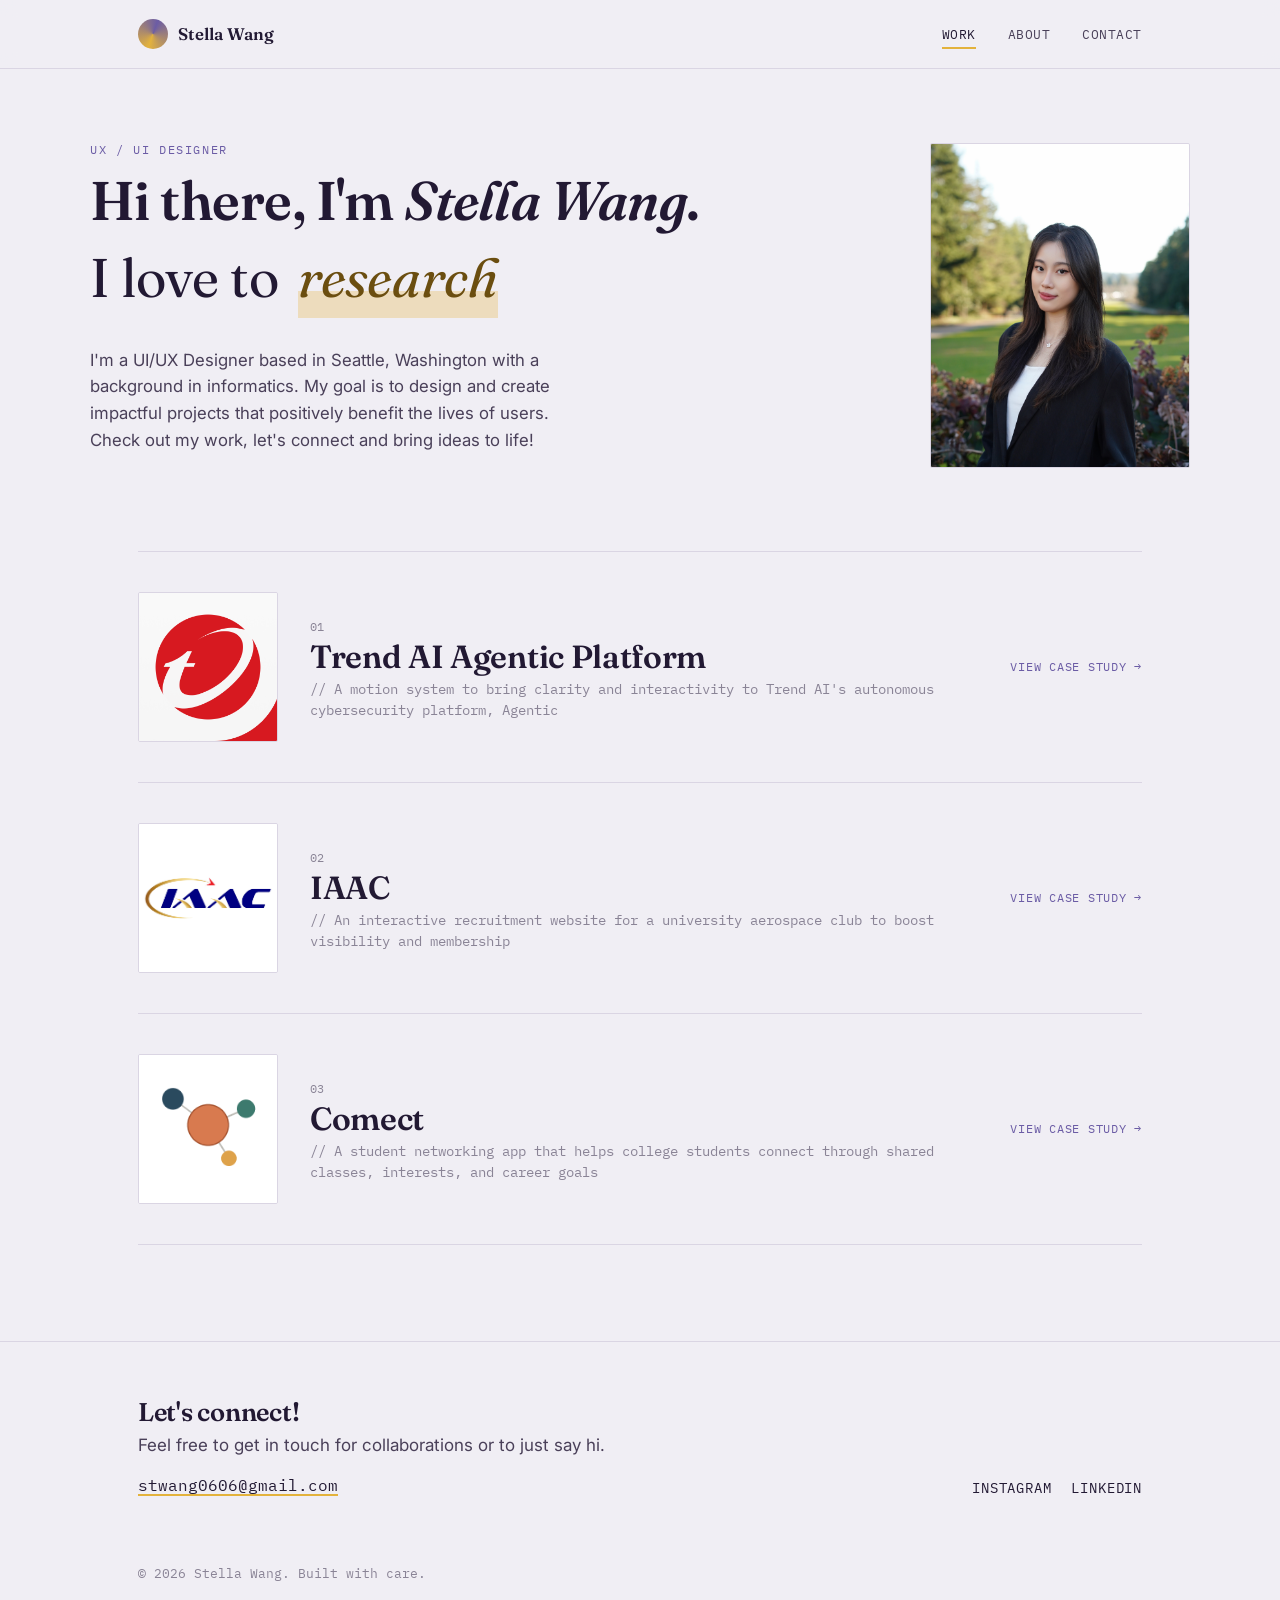
<file: index.html>
<!DOCTYPE html>
<html lang="en">
<head>
<meta charset="UTF-8">
<meta name="viewport" content="width=device-width, initial-scale=1.0">
<title>Stella Wang — UX/UI Designer</title>
<link rel="preconnect" href="https://fonts.googleapis.com">
<link rel="preconnect" href="https://fonts.gstatic.com" crossorigin>
<link href="https://fonts.googleapis.com/css2?family=Fraunces:ital,opsz,wght@0,9..144,400;0,9..144,600;1,9..144,500&family=Inter:wght@400;500;600&family=IBM+Plex+Mono:wght@400;500&display=swap" rel="stylesheet">
<link rel="stylesheet" href="styles.css">
</head>
<body>

<header class="site-header">
  <div class="wrap">
    <a class="brand" href="index.html">
      <span class="brand-mark" aria-hidden="true"></span>
      Stella Wang
    </a>
    <button class="nav-toggle" aria-label="Toggle menu" aria-expanded="false">
      <span></span>
    </button>
    <ul class="nav-links">
      <li><a href="index.html" aria-current="page">Work</a></li>
      <li><a href="about.html">About</a></li>
      <li><a href="mailto:you@example.com">Contact</a></li>
    </ul>
  </div>
</header>

<main>
  <section class="hero wrap">
    <div class="hero-text">
      <p class="eyebrow">UX / UI Designer</p>
      <h1 class="hero-greeting">Hi there, I'm <em>Stella Wang</em>.</h1>
      <div class="hero-verb-line">
        I love to&nbsp;<span class="hero-verb" data-rotating-verb='["research", "design", "prototype", "test"]'>research</span>
      </div>
      <p class="hero-bio">
        I'm a UI/UX Designer based in Seattle, Washington with a background in
        informatics. My goal is to design and create impactful projects that
        positively benefit the lives of users. Check out my work, let's connect
        and bring ideas to life!
      </p>
    </div>

    <div class="hero-media">
      <img class="placeholder-shot profile-photo" src="images/profile-home.jpg" alt="Portrait of Stella Wang">
    </div>
  </section>

  <section class="wrap">
    <div class="project-list">

      <a class="project-row" href="case-studies/project-one.html">
        <div class="placeholder-shot project-cover">
          <img src="images/project-one-cover.png" alt="Trend AI Agentic Platform project cover">
        </div>
        <div>
          <span class="project-index">01</span>
          <h2 class="project-title">Trend AI Agentic Platform</h2>
          <p class="project-tagline">// A motion system to bring clarity and interactivity to Trend AI's autonomous cybersecurity platform, Agentic</p>
        </div>
        <span class="project-cta">View case study →</span>
      </a>

      <a class="project-row" href="case-studies/project-two.html">
        <div class="placeholder-shot project-cover zoom">
          <img src="images/project-two-cover.jpg" alt="IAAC project cover">
        </div>
        <div>
          <span class="project-index">02</span>
          <h2 class="project-title">IAAC</h2>
          <p class="project-tagline">// An interactive recruitment website for a university aerospace club to boost visibility and membership</p>
        </div>
        <span class="project-cta">View case study →</span>
      </a>

      <a class="project-row" href="case-studies/project-three.html">
        <div class="placeholder-shot project-cover contain">
          <img src="images/project-three-logo-mark.png" alt="Comect logo mark">
        </div>
        <div>
          <span class="project-index">03</span>
          <h2 class="project-title">Comect</h2>
          <p class="project-tagline">// A student networking app that helps college students connect through shared classes, interests, and career goals</p>
        </div>
        <span class="project-cta">View case study →</span>
      </a>

    </div>
  </section>
</main>

<footer class="site-footer">
  <div class="wrap">
    <div class="footer-cta">
      <h3>Let's connect!</h3>
      <p style="margin-bottom:0.8rem;">Feel free to get in touch for collaborations or to just say hi.</p>
      <a class="footer-email" href="mailto:you@example.com">stwang0606@gmail.com</a>
    </div>
    <ul class="footer-social">
      <li><a href="#">Instagram</a></li>
      <li><a href="https://www.linkedin.com/in/stella-wang-79a312334/">LinkedIn</a></li>
    </ul>
    <p class="footer-note">© 2026 Stella Wang. Built with care.</p>
  </div>
</footer>

<script src="main.js"></script>
</body>
</html>
</file>
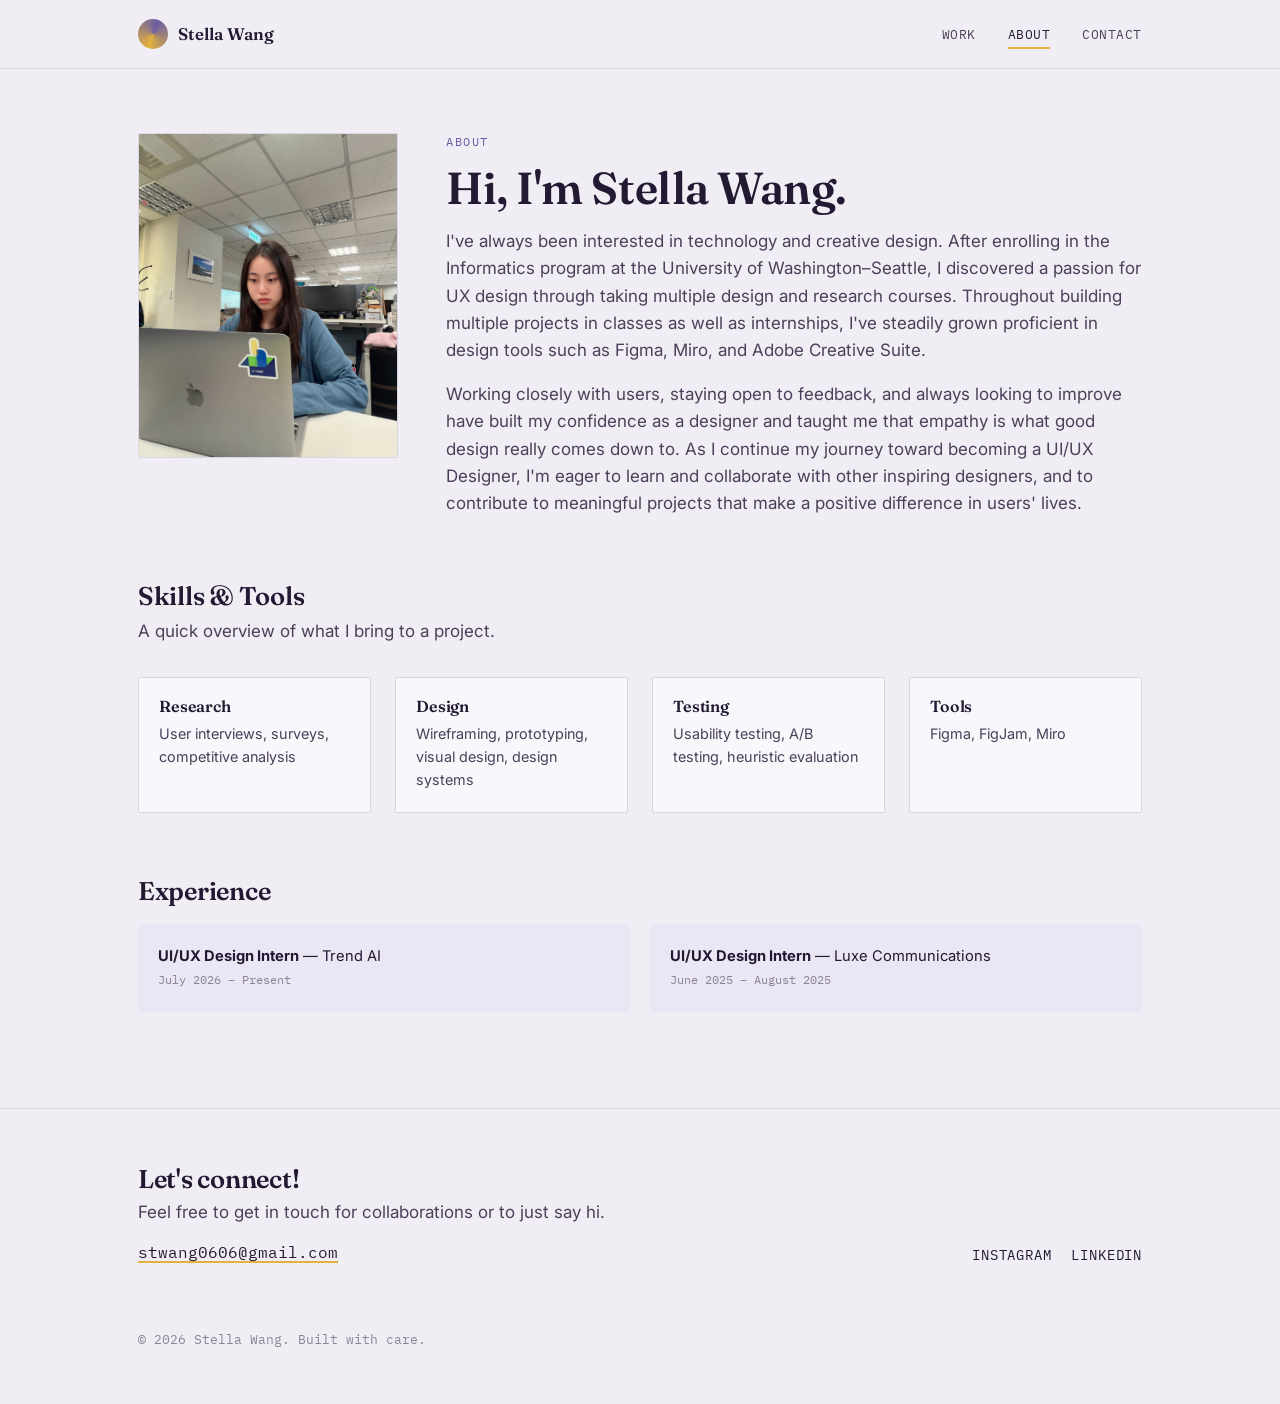
<file: about.html>
<!DOCTYPE html>
<html lang="en">
<head>
<meta charset="UTF-8">
<meta name="viewport" content="width=device-width, initial-scale=1.0">
<title>About — Stella Wang</title>
<link rel="preconnect" href="https://fonts.googleapis.com">
<link rel="preconnect" href="https://fonts.gstatic.com" crossorigin>
<link href="https://fonts.googleapis.com/css2?family=Fraunces:ital,opsz,wght@0,9..144,400;0,9..144,600;1,9..144,500&family=Inter:wght@400;500;600&family=IBM+Plex+Mono:wght@400;500&display=swap" rel="stylesheet">
<link rel="stylesheet" href="styles.css">
</head>
<body>

<header class="site-header">
  <div class="wrap">
    <a class="brand" href="index.html">
      <span class="brand-mark" aria-hidden="true"></span>
      Stella Wang
    </a>
    <button class="nav-toggle" aria-label="Toggle menu" aria-expanded="false">
      <span></span>
    </button>
    <ul class="nav-links">
      <li><a href="index.html">Work</a></li>
      <li><a href="about.html" aria-current="page">About</a></li>
      <li><a href="mailto:you@example.com">Contact</a></li>
    </ul>
  </div>
</header>

<main class="wrap">
  <section class="about-hero">
    <img class="placeholder-shot profile-photo" src="images/profile-about.jpg" alt="Portrait of Stella Wang">
    <div>
      <p class="eyebrow">About</p>
      <h1 style="font-size:clamp(2rem,5vw,2.8rem); margin-bottom:1rem;">Hi, I'm Stella Wang.</h1>
      <p>
        I've always been interested in technology and creative design. After
        enrolling in the Informatics program at the University of Washington–Seattle,
        I discovered a passion for UX design through taking multiple design and
        research courses. Throughout building multiple projects in classes as
        well as internships, I've steadily grown proficient in design tools
        such as Figma, Miro, and Adobe Creative Suite.
      </p>
      <p>
        Working closely with users, staying open to feedback, and always looking
        to improve have built my confidence as a designer and taught me that
        empathy is what good design really comes down to. As I continue my
        journey toward becoming a UI/UX Designer, I'm eager to learn and
        collaborate with other inspiring designers, and to contribute to
        meaningful projects that make a positive difference in users' lives.
      </p>
    </div>
  </section>

  <section style="margin-bottom:4rem;">
    <h2 style="font-size:1.6rem; margin-bottom:0.5rem;">Skills &amp; Tools</h2>
    <p style="max-width:60ch;">A quick overview of what I bring to a project.</p>
    <div class="skills-grid">
      <div class="skill-card">
        <h4>Research</h4>
        <p>User interviews, surveys, competitive analysis</p>
      </div>
      <div class="skill-card">
        <h4>Design</h4>
        <p>Wireframing, prototyping, visual design, design systems</p>
      </div>
      <div class="skill-card">
        <h4>Testing</h4>
        <p>Usability testing, A/B testing, heuristic evaluation</p>
      </div>
      <div class="skill-card">
        <h4>Tools</h4>
        <p>Figma, FigJam, Miro</p>
      </div>
    </div>
  </section>

  <section style="margin-bottom:4rem;">
    <h2 style="font-size:1.6rem; margin-bottom:0.5rem;">Experience</h2>
    <div class="takeaway-grid">
      <div class="takeaway-card">
        <strong>UI/UX Design Intern</strong> — Trend AI<br>
        <span style="font-family:var(--font-mono); font-size:0.78rem; color:var(--muted);">July 2026 – Present</span>
      </div>
      <div class="takeaway-card">
        <strong>UI/UX Design Intern</strong> — Luxe Communications<br>
        <span style="font-family:var(--font-mono); font-size:0.78rem; color:var(--muted);">June 2025 – August 2025</span>
      </div>
    </div>
  </section>
</main>

<footer class="site-footer">
  <div class="wrap">
    <div class="footer-cta">
      <h3>Let's connect!</h3>
      <p style="margin-bottom:0.8rem;">Feel free to get in touch for collaborations or to just say hi.</p>
      <a class="footer-email" href="mailto:you@example.com">stwang0606@gmail.com</a>
    </div>
    <ul class="footer-social">
      <li><a href="#">Instagram</a></li>
      <li><a href="https://www.linkedin.com/in/stella-wang-79a312334/">LinkedIn</a></li>
    </ul>
    <p class="footer-note">© 2026 Stella Wang. Built with care.</p>
  </div>
</footer>

<script src="main.js"></script>
</body>
</html>
</file>
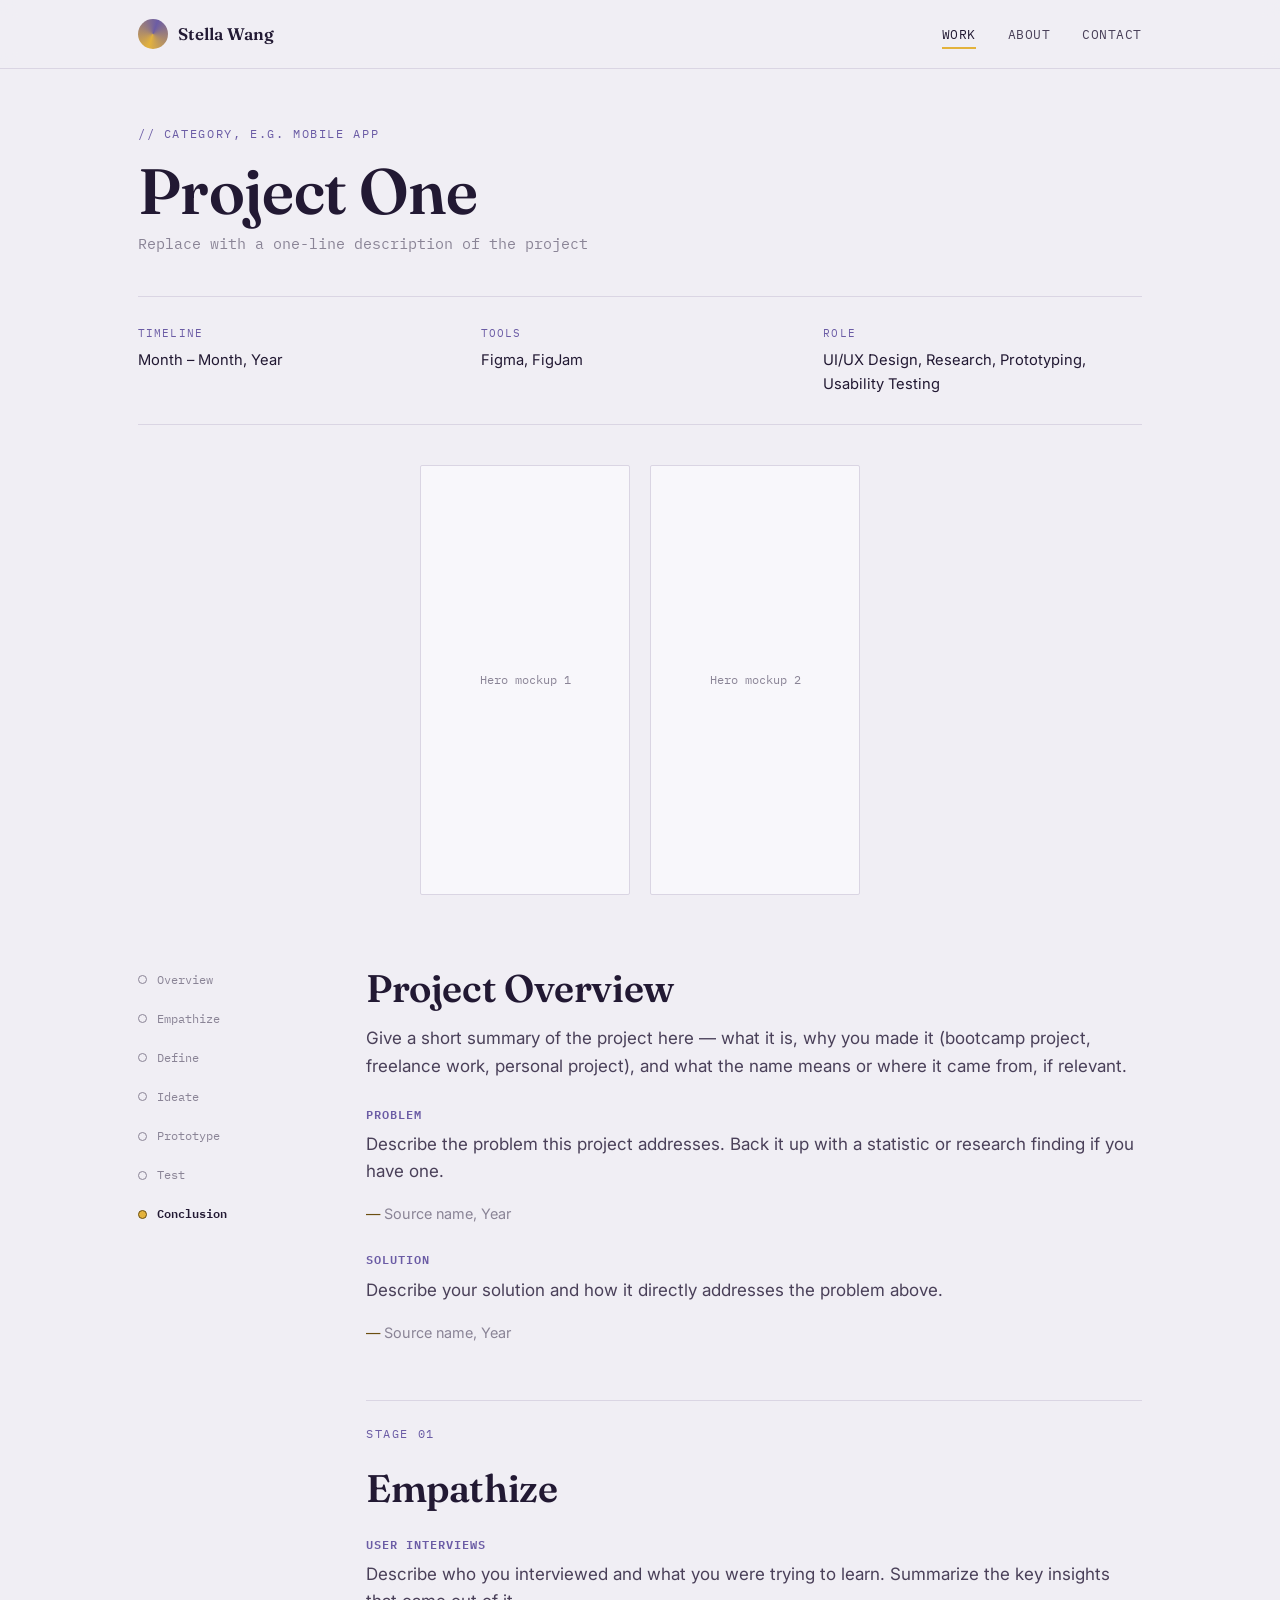
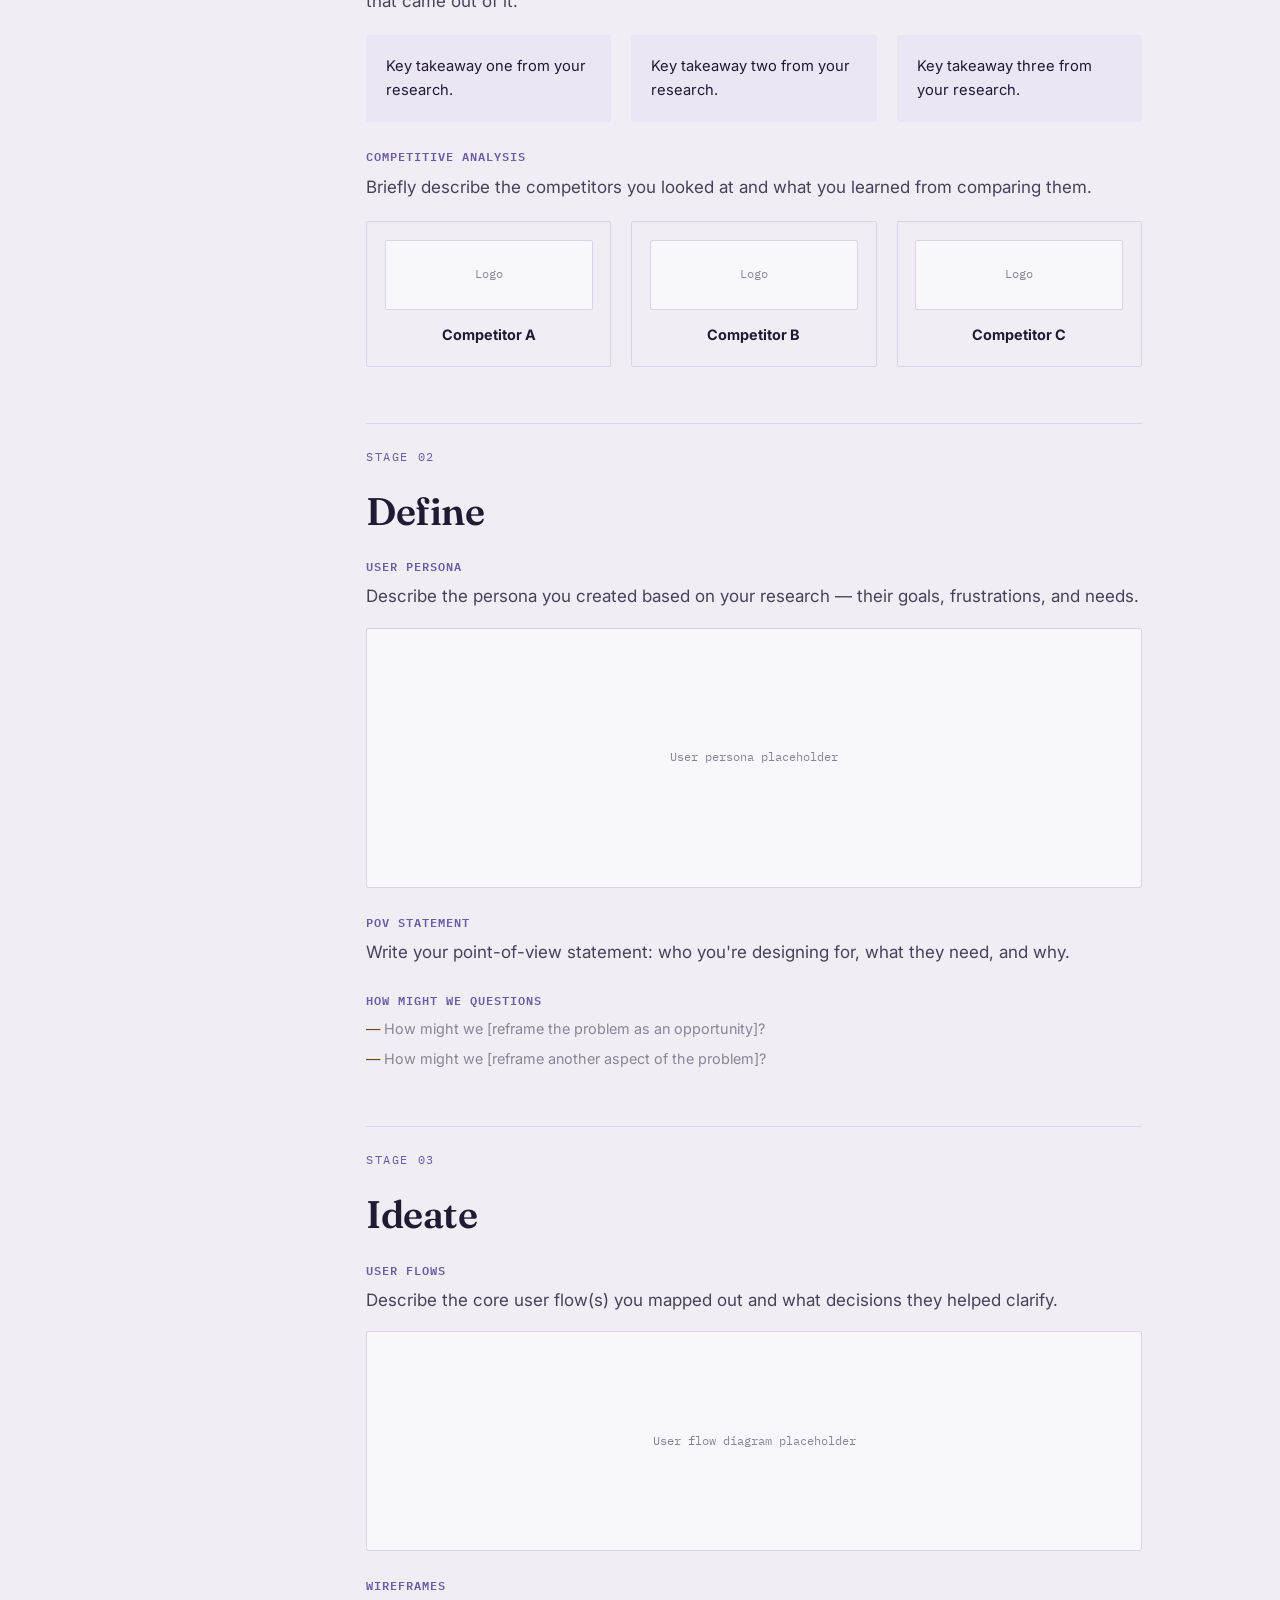
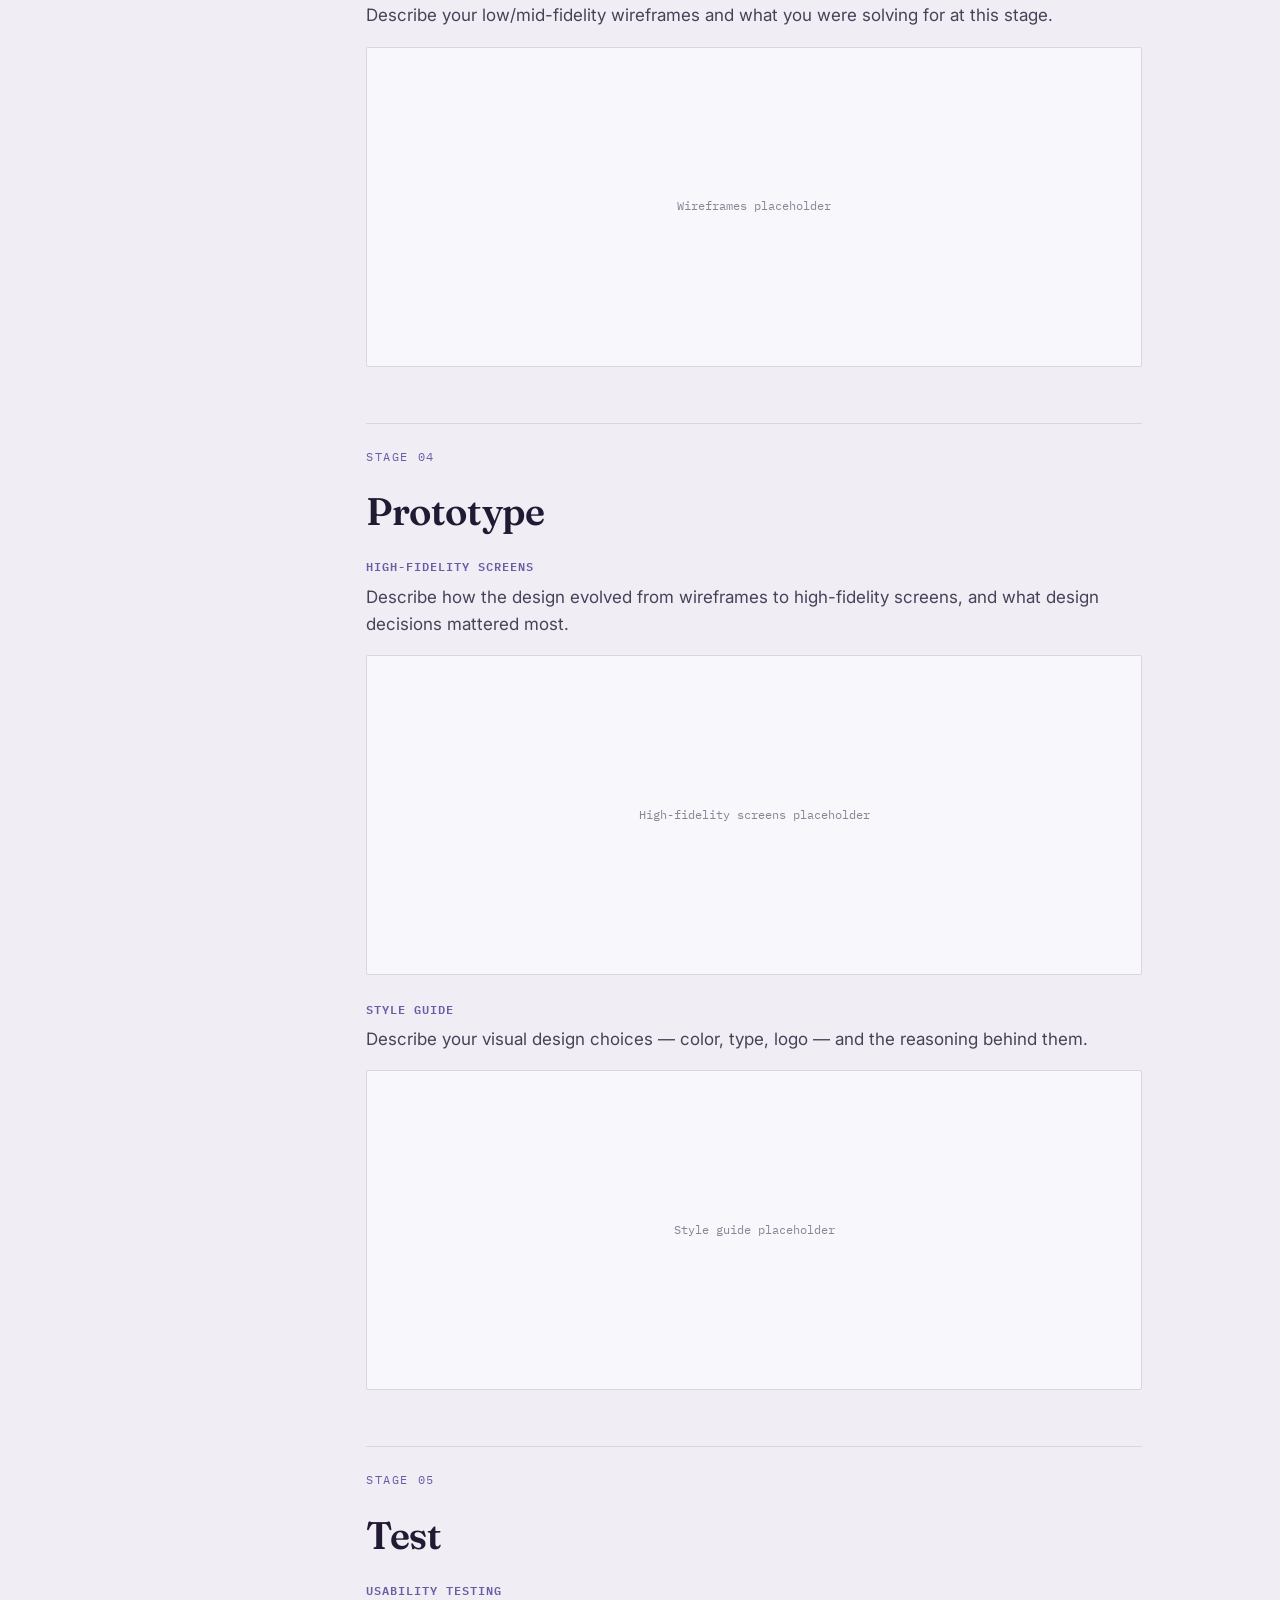
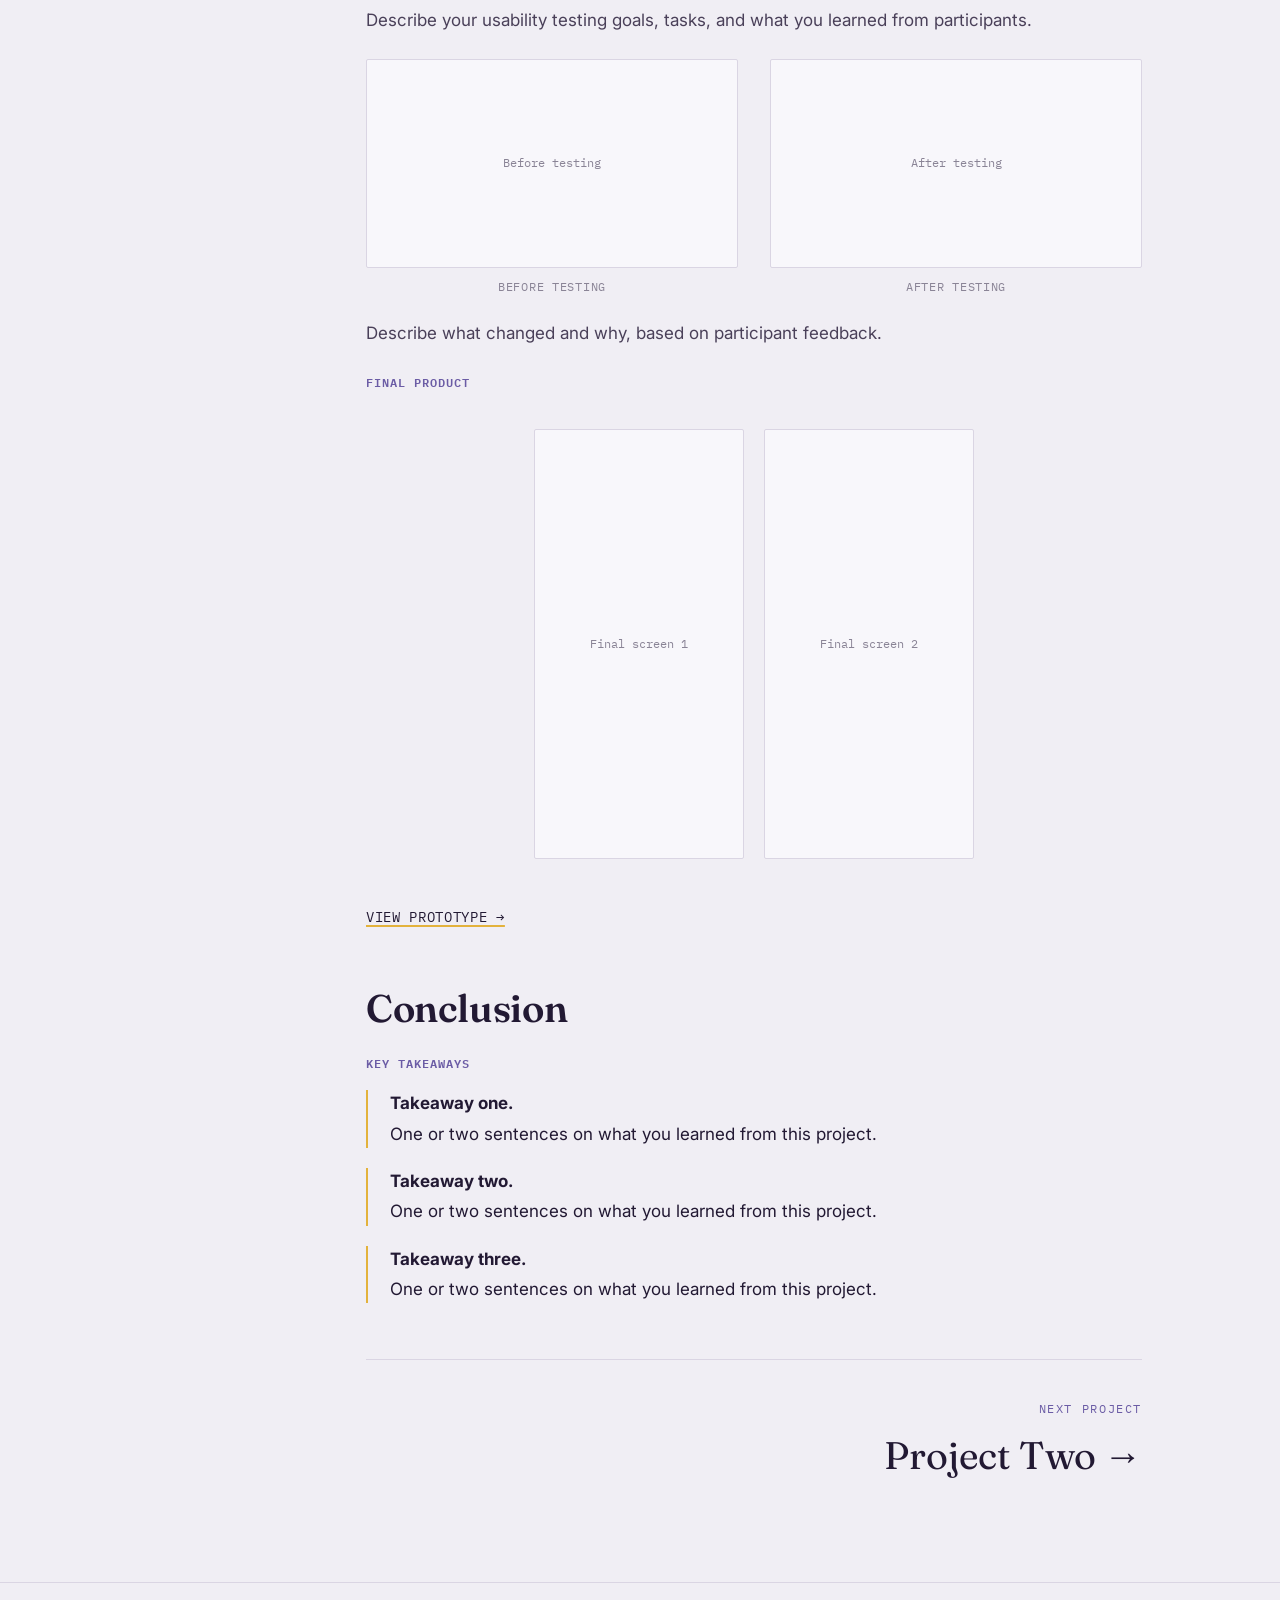
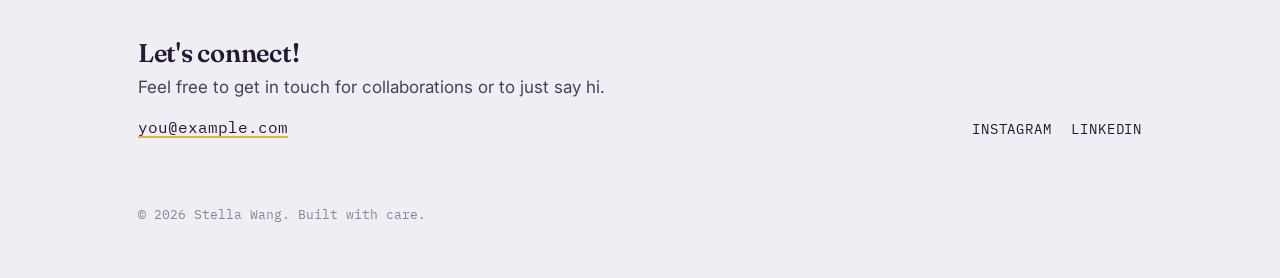
<file: project-one.html>
<!DOCTYPE html>
<html lang="en">
<head>
<meta charset="UTF-8">
<meta name="viewport" content="width=device-width, initial-scale=1.0">
<title>Project One — Stella Wang</title>
<link rel="preconnect" href="https://fonts.googleapis.com">
<link rel="preconnect" href="https://fonts.gstatic.com" crossorigin>
<link href="https://fonts.googleapis.com/css2?family=Fraunces:ital,opsz,wght@0,9..144,400;0,9..144,600;1,9..144,500&family=Inter:wght@400;500;600&family=IBM+Plex+Mono:wght@400;500&display=swap" rel="stylesheet">
<link rel="stylesheet" href="../styles.css">
</head>
<body>

<header class="site-header">
  <div class="wrap">
    <a class="brand" href="../index.html">
      <span class="brand-mark" aria-hidden="true"></span>
      Stella Wang
    </a>
    <button class="nav-toggle" aria-label="Toggle menu" aria-expanded="false">
      <span></span>
    </button>
    <ul class="nav-links">
      <li><a href="../index.html" aria-current="page">Work</a></li>
      <li><a href="../about.html">About</a></li>
      <li><a href="mailto:you@example.com">Contact</a></li>
    </ul>
  </div>
</header>

<main class="wrap">

  <section class="case-hero">
    <p class="eyebrow case-eyebrow">// Category, e.g. Mobile App</p>
    <h1 class="case-title">Project One</h1>
    <p class="case-subtitle">Replace with a one-line description of the project</p>

    <dl class="meta-grid">
      <div>
        <dt>Timeline</dt>
        <dd>Month – Month, Year</dd>
      </div>
      <div>
        <dt>Tools</dt>
        <dd>Figma, FigJam</dd>
      </div>
      <div>
        <dt>Role</dt>
        <dd>UI/UX Design, Research, Prototyping, Usability Testing</dd>
      </div>
    </dl>

    <div class="case-hero-media" aria-hidden="true">
      <div class="placeholder-shot">Hero mockup 1</div>
      <div class="placeholder-shot">Hero mockup 2</div>
    </div>
  </section>

  <div class="case-body">

    <nav class="process-rail" aria-label="Design process sections">
      <a href="#overview">Overview</a>
      <a href="#empathize">Empathize</a>
      <a href="#define">Define</a>
      <a href="#ideate">Ideate</a>
      <a href="#prototype">Prototype</a>
      <a href="#test">Test</a>
      <a href="#conclusion">Conclusion</a>
    </nav>

    <div>

      <section id="overview" class="case-section">
        <h2>Project Overview</h2>
        <p>
          Give a short summary of the project here — what it is, why you made it
          (bootcamp project, freelance work, personal project), and what the
          name means or where it came from, if relevant.
        </p>

        <h3>Problem</h3>
        <p>
          Describe the problem this project addresses. Back it up with a
          statistic or research finding if you have one.
        </p>
        <ul class="source-list">
          <li>Source name, Year</li>
        </ul>

        <h3>Solution</h3>
        <p>
          Describe your solution and how it directly addresses the problem
          above.
        </p>
        <ul class="source-list">
          <li>Source name, Year</li>
        </ul>
      </section>

      <div class="stage-heading">
        <span class="eyebrow">Stage 01</span>
      </div>
      <section id="empathize" class="case-section">
        <h2>Empathize</h2>

        <h3>User Interviews</h3>
        <p>
          Describe who you interviewed and what you were trying to learn.
          Summarize the key insights that came out of it.
        </p>
        <div class="takeaway-grid">
          <div class="takeaway-card">Key takeaway one from your research.</div>
          <div class="takeaway-card">Key takeaway two from your research.</div>
          <div class="takeaway-card">Key takeaway three from your research.</div>
        </div>

        <h3>Competitive Analysis</h3>
        <p>
          Briefly describe the competitors you looked at and what you learned
          from comparing them.
        </p>
        <div class="compare-grid">
          <div class="compare-card">
            <div class="placeholder-shot">Logo</div>
            <strong>Competitor A</strong>
          </div>
          <div class="compare-card">
            <div class="placeholder-shot">Logo</div>
            <strong>Competitor B</strong>
          </div>
          <div class="compare-card">
            <div class="placeholder-shot">Logo</div>
            <strong>Competitor C</strong>
          </div>
        </div>
      </section>

      <div class="stage-heading">
        <span class="eyebrow">Stage 02</span>
      </div>
      <section id="define" class="case-section">
        <h2>Define</h2>

        <h3>User Persona</h3>
        <p>
          Describe the persona you created based on your research — their
          goals, frustrations, and needs.
        </p>
        <div class="placeholder-shot" style="width:100%; height:260px; margin:1rem 0;">User persona placeholder</div>

        <h3>POV Statement</h3>
        <p>
          Write your point-of-view statement: who you're designing for, what
          they need, and why.
        </p>

        <h3>How Might We Questions</h3>
        <ul class="source-list">
          <li>How might we [reframe the problem as an opportunity]?</li>
          <li>How might we [reframe another aspect of the problem]?</li>
        </ul>
      </section>

      <div class="stage-heading">
        <span class="eyebrow">Stage 03</span>
      </div>
      <section id="ideate" class="case-section">
        <h2>Ideate</h2>

        <h3>User Flows</h3>
        <p>
          Describe the core user flow(s) you mapped out and what decisions
          they helped clarify.
        </p>
        <div class="placeholder-shot" style="width:100%; height:220px; margin:1rem 0;">User flow diagram placeholder</div>

        <h3>Wireframes</h3>
        <p>
          Describe your low/mid-fidelity wireframes and what you were solving
          for at this stage.
        </p>
        <div class="placeholder-shot" style="width:100%; height:320px; margin:1rem 0;">Wireframes placeholder</div>
      </section>

      <div class="stage-heading">
        <span class="eyebrow">Stage 04</span>
      </div>
      <section id="prototype" class="case-section">
        <h2>Prototype</h2>

        <h3>High-Fidelity Screens</h3>
        <p>
          Describe how the design evolved from wireframes to high-fidelity
          screens, and what design decisions mattered most.
        </p>
        <div class="placeholder-shot" style="width:100%; height:320px; margin:1rem 0;">High-fidelity screens placeholder</div>

        <h3>Style Guide</h3>
        <p>
          Describe your visual design choices — color, type, logo — and the
          reasoning behind them.
        </p>
        <div class="placeholder-shot" style="width:100%; height:320px; margin:1rem 0;">Style guide placeholder</div>
      </section>

      <div class="stage-heading">
        <span class="eyebrow">Stage 05</span>
      </div>
      <section id="test" class="case-section">
        <h2>Test</h2>

        <h3>Usability Testing</h3>
        <p>
          Describe your usability testing goals, tasks, and what you learned
          from participants.
        </p>

        <div class="before-after">
          <figure>
            <div class="placeholder-shot">Before testing</div>
            <figcaption>Before testing</figcaption>
          </figure>
          <figure>
            <div class="placeholder-shot">After testing</div>
            <figcaption>After testing</figcaption>
          </figure>
        </div>
        <p>Describe what changed and why, based on participant feedback.</p>

        <h3>Final Product</h3>
        <div class="case-hero-media">
          <div class="placeholder-shot">Final screen 1</div>
          <div class="placeholder-shot">Final screen 2</div>
        </div>
        <a class="prototype-link" href="#">View prototype →</a>
      </section>

      <section id="conclusion" class="case-section">
        <h2>Conclusion</h2>
        <h3>Key Takeaways</h3>
        <ul class="conclusion-list">
          <li>
            <strong>Takeaway one.</strong>
            One or two sentences on what you learned from this project.
          </li>
          <li>
            <strong>Takeaway two.</strong>
            One or two sentences on what you learned from this project.
          </li>
          <li>
            <strong>Takeaway three.</strong>
            One or two sentences on what you learned from this project.
          </li>
        </ul>
      </section>

      <div class="next-project">
        <span class="eyebrow">Next project</span>
        <a href="project-two.html">Project Two →</a>
      </div>

    </div>
  </div>
</main>

<footer class="site-footer">
  <div class="wrap">
    <div class="footer-cta">
      <h3>Let's connect!</h3>
      <p style="margin-bottom:0.8rem;">Feel free to get in touch for collaborations or to just say hi.</p>
      <a class="footer-email" href="mailto:you@example.com">you@example.com</a>
    </div>
    <ul class="footer-social">
      <li><a href="#">Instagram</a></li>
      <li><a href="#">LinkedIn</a></li>
    </ul>
    <p class="footer-note">© 2026 Stella Wang. Built with care.</p>
  </div>
</footer>

<script src="../main.js"></script>
</body>
</html>
</file>
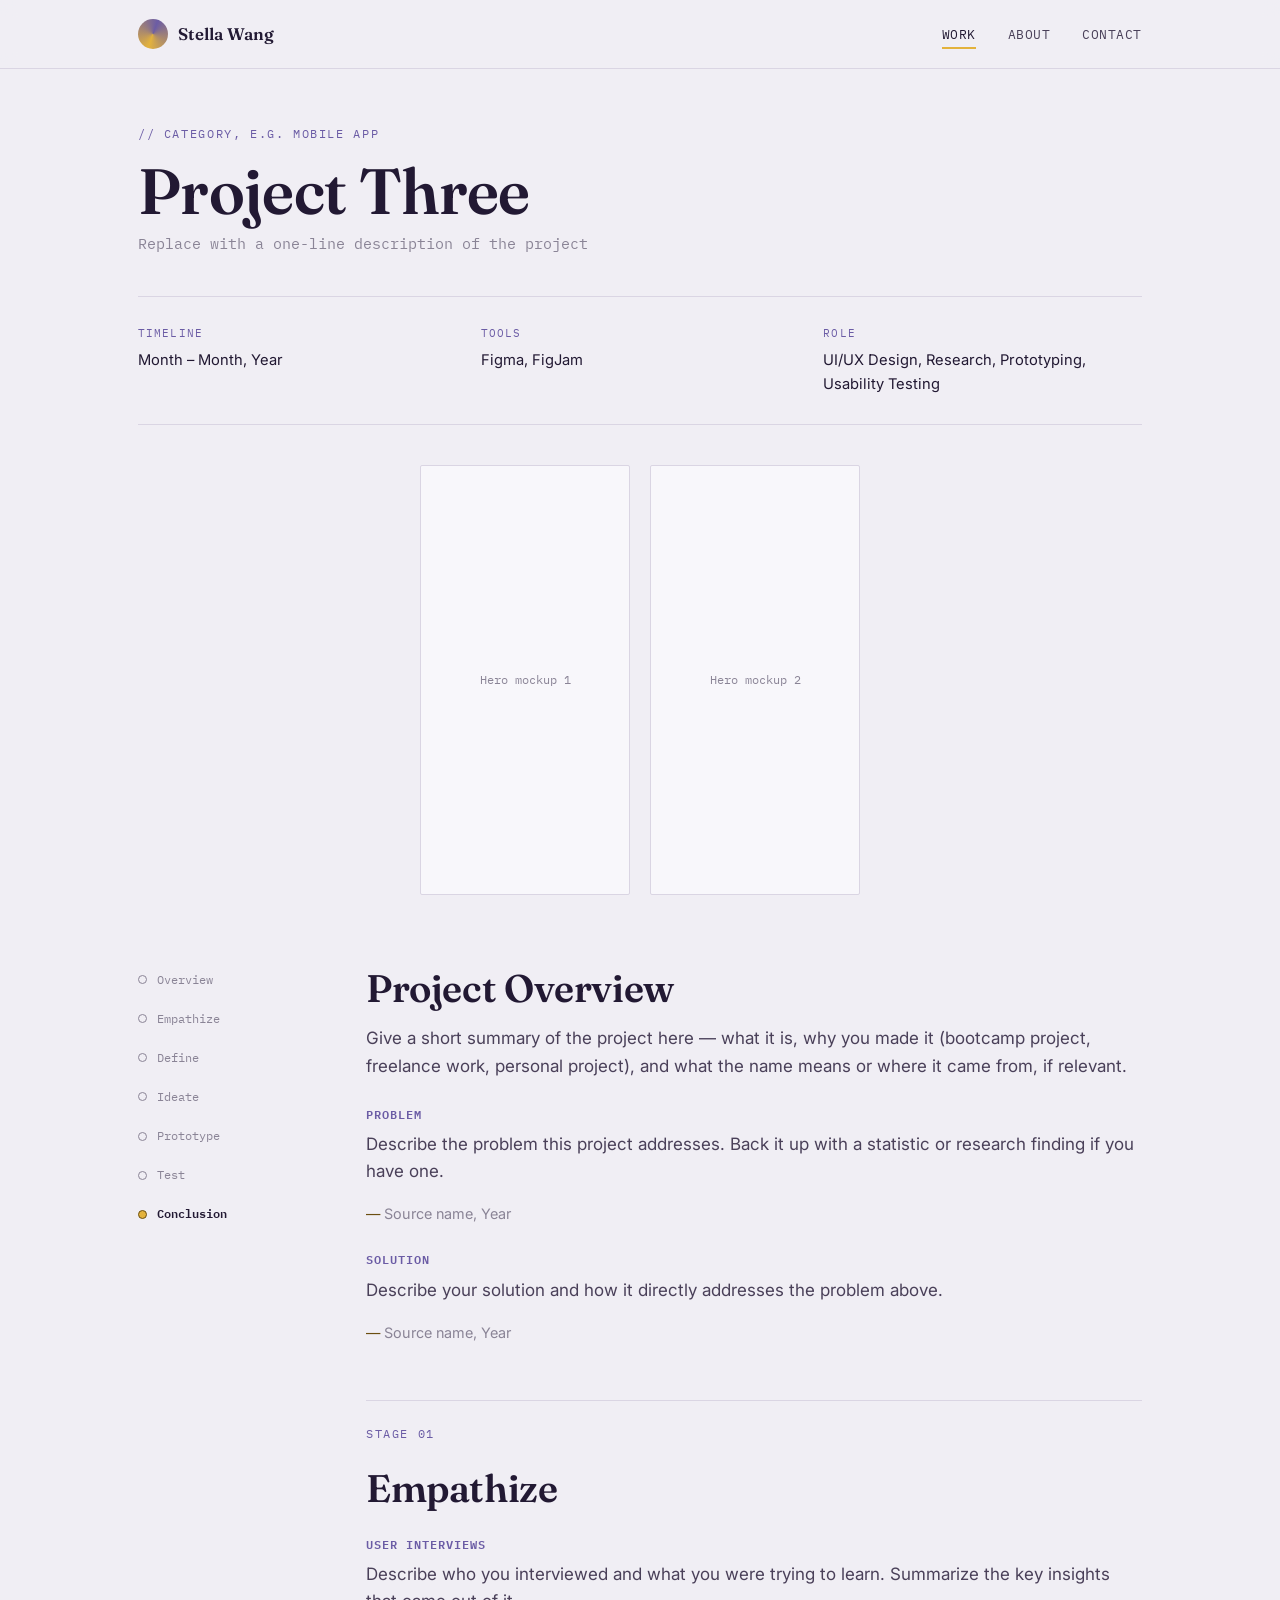
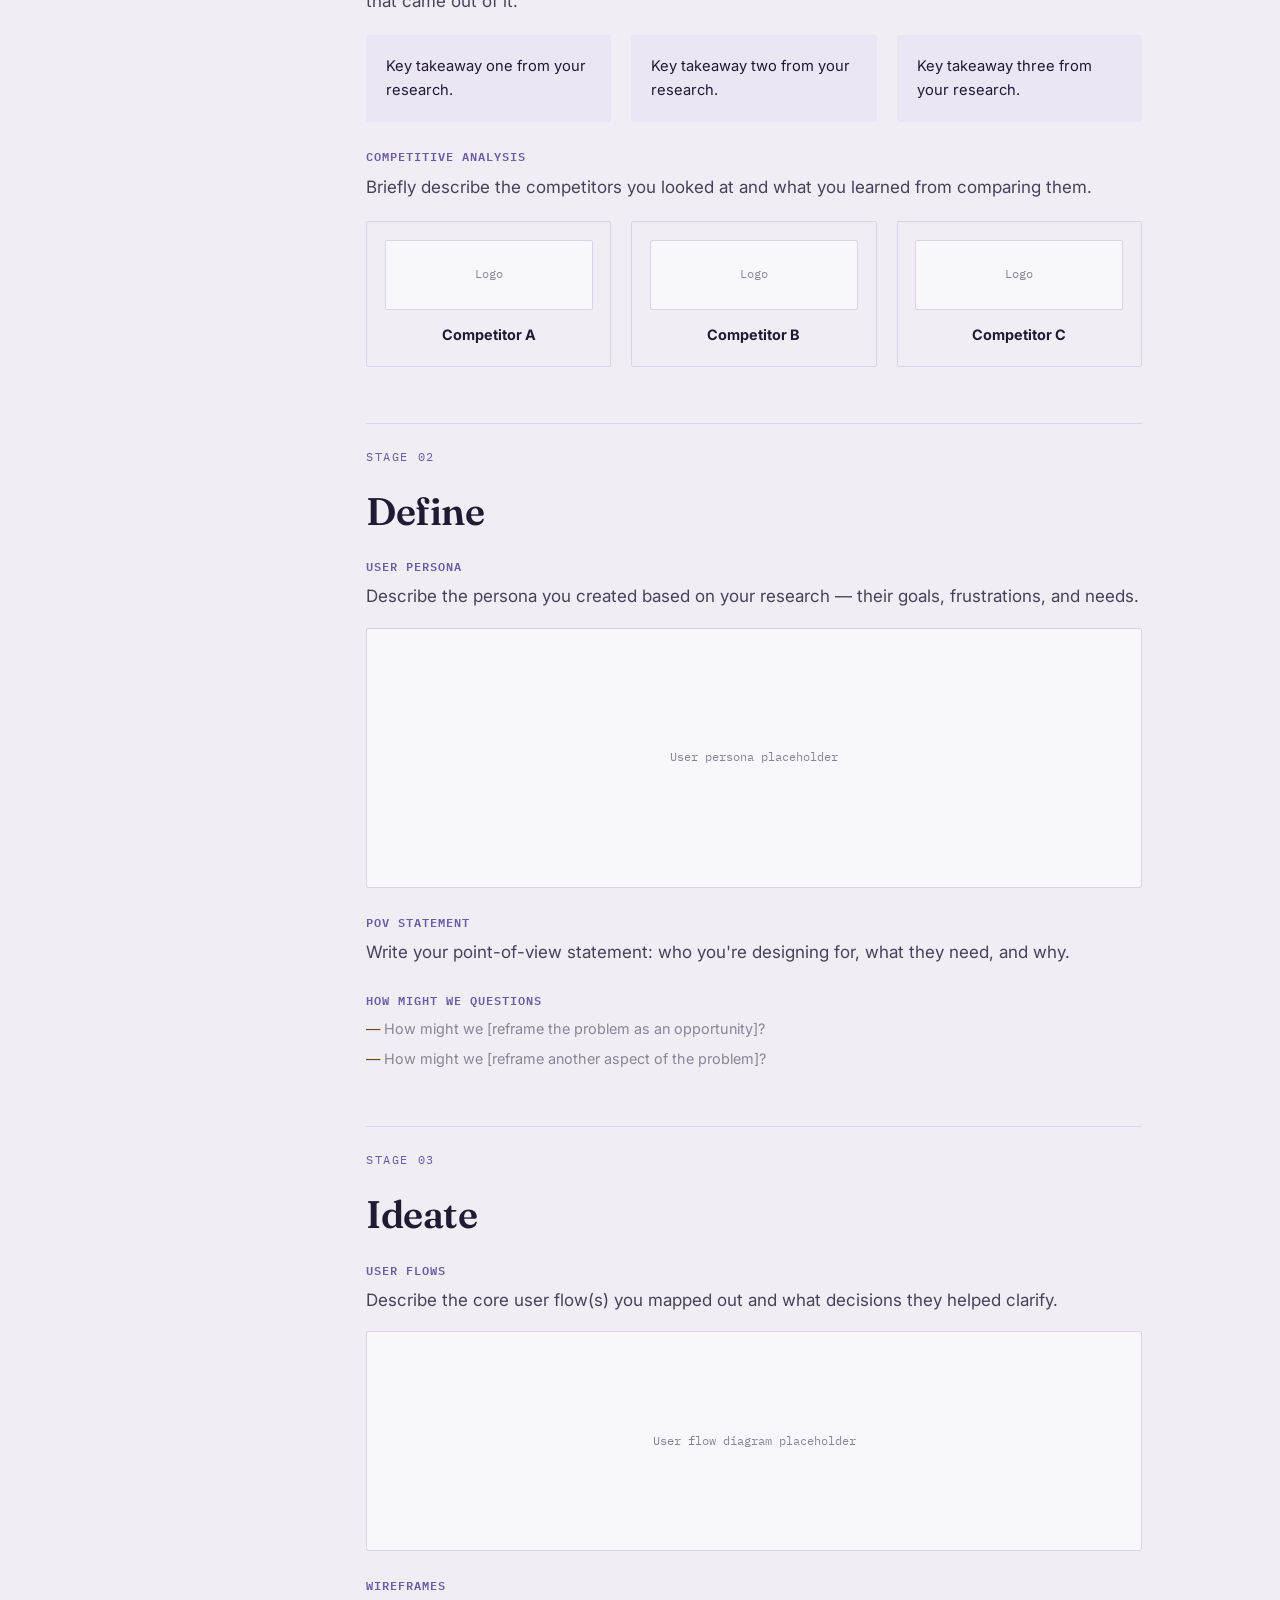
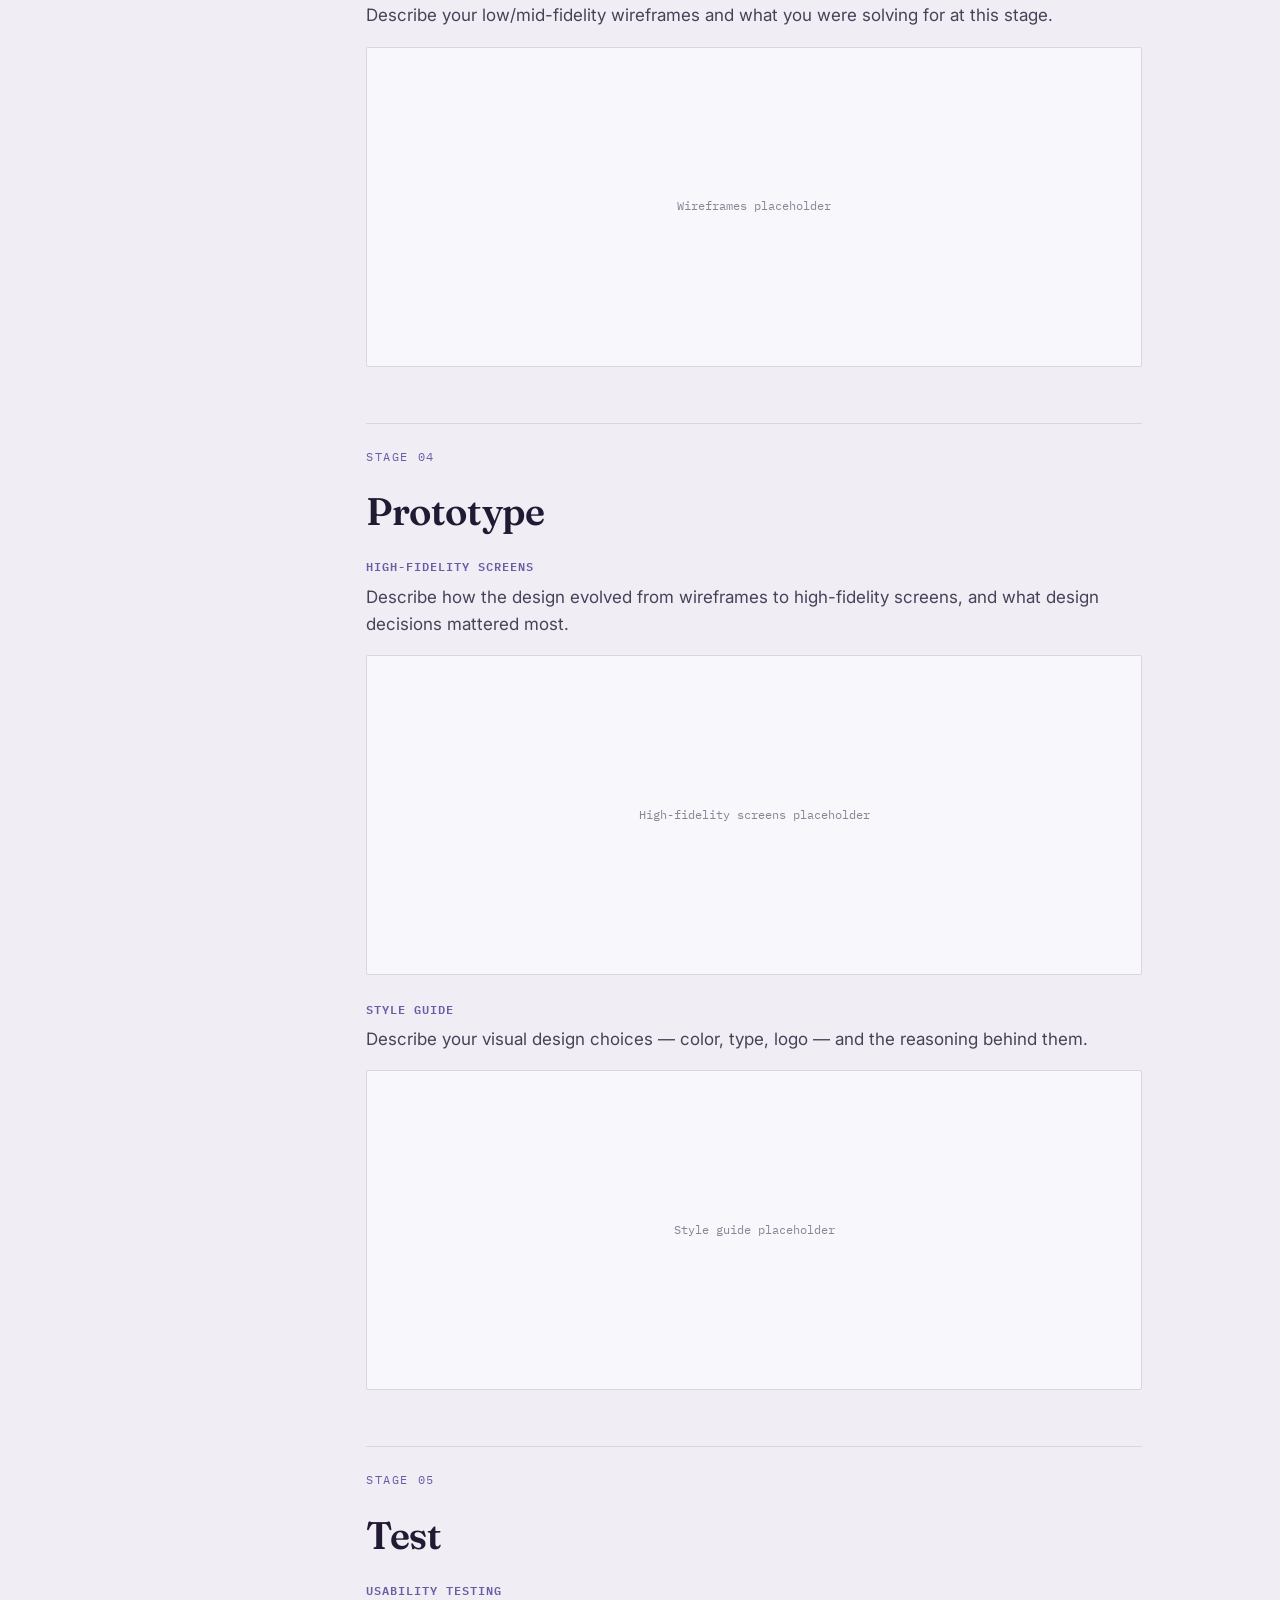
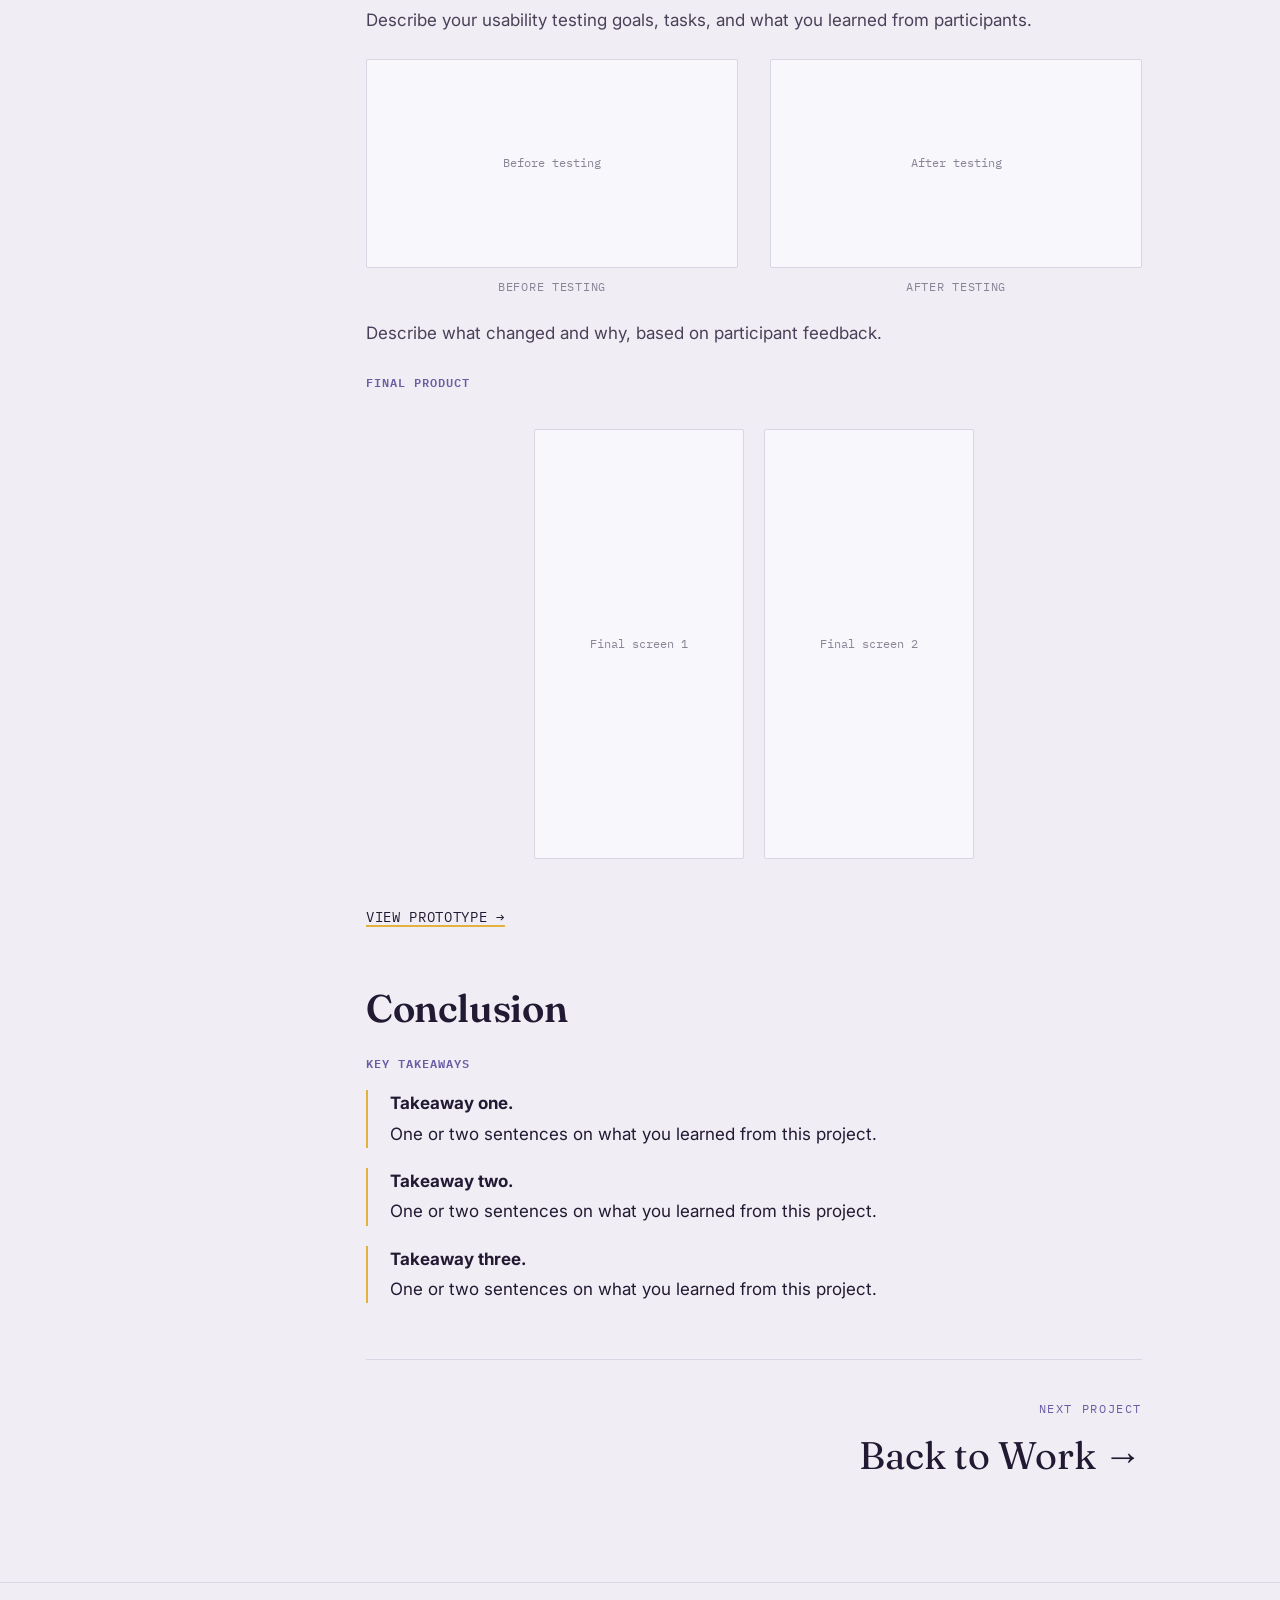
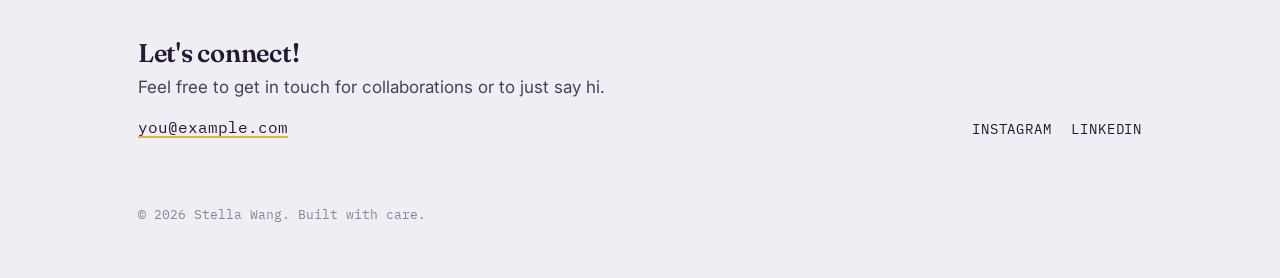
<file: project-three.html>
<!DOCTYPE html>
<html lang="en">
<head>
<meta charset="UTF-8">
<meta name="viewport" content="width=device-width, initial-scale=1.0">
<title>Project Three — Stella Wang</title>
<link rel="preconnect" href="https://fonts.googleapis.com">
<link rel="preconnect" href="https://fonts.gstatic.com" crossorigin>
<link href="https://fonts.googleapis.com/css2?family=Fraunces:ital,opsz,wght@0,9..144,400;0,9..144,600;1,9..144,500&family=Inter:wght@400;500;600&family=IBM+Plex+Mono:wght@400;500&display=swap" rel="stylesheet">
<link rel="stylesheet" href="../styles.css">
</head>
<body>

<header class="site-header">
  <div class="wrap">
    <a class="brand" href="../index.html">
      <span class="brand-mark" aria-hidden="true"></span>
      Stella Wang
    </a>
    <button class="nav-toggle" aria-label="Toggle menu" aria-expanded="false">
      <span></span>
    </button>
    <ul class="nav-links">
      <li><a href="../index.html" aria-current="page">Work</a></li>
      <li><a href="../about.html">About</a></li>
      <li><a href="mailto:you@example.com">Contact</a></li>
    </ul>
  </div>
</header>

<main class="wrap">

  <section class="case-hero">
    <p class="eyebrow case-eyebrow">// Category, e.g. Mobile App</p>
    <h1 class="case-title">Project Three</h1>
    <p class="case-subtitle">Replace with a one-line description of the project</p>

    <dl class="meta-grid">
      <div>
        <dt>Timeline</dt>
        <dd>Month – Month, Year</dd>
      </div>
      <div>
        <dt>Tools</dt>
        <dd>Figma, FigJam</dd>
      </div>
      <div>
        <dt>Role</dt>
        <dd>UI/UX Design, Research, Prototyping, Usability Testing</dd>
      </div>
    </dl>

    <div class="case-hero-media" aria-hidden="true">
      <div class="placeholder-shot">Hero mockup 1</div>
      <div class="placeholder-shot">Hero mockup 2</div>
    </div>
  </section>

  <div class="case-body">

    <nav class="process-rail" aria-label="Design process sections">
      <a href="#overview">Overview</a>
      <a href="#empathize">Empathize</a>
      <a href="#define">Define</a>
      <a href="#ideate">Ideate</a>
      <a href="#prototype">Prototype</a>
      <a href="#test">Test</a>
      <a href="#conclusion">Conclusion</a>
    </nav>

    <div>

      <section id="overview" class="case-section">
        <h2>Project Overview</h2>
        <p>
          Give a short summary of the project here — what it is, why you made it
          (bootcamp project, freelance work, personal project), and what the
          name means or where it came from, if relevant.
        </p>

        <h3>Problem</h3>
        <p>
          Describe the problem this project addresses. Back it up with a
          statistic or research finding if you have one.
        </p>
        <ul class="source-list">
          <li>Source name, Year</li>
        </ul>

        <h3>Solution</h3>
        <p>
          Describe your solution and how it directly addresses the problem
          above.
        </p>
        <ul class="source-list">
          <li>Source name, Year</li>
        </ul>
      </section>

      <div class="stage-heading">
        <span class="eyebrow">Stage 01</span>
      </div>
      <section id="empathize" class="case-section">
        <h2>Empathize</h2>

        <h3>User Interviews</h3>
        <p>
          Describe who you interviewed and what you were trying to learn.
          Summarize the key insights that came out of it.
        </p>
        <div class="takeaway-grid">
          <div class="takeaway-card">Key takeaway one from your research.</div>
          <div class="takeaway-card">Key takeaway two from your research.</div>
          <div class="takeaway-card">Key takeaway three from your research.</div>
        </div>

        <h3>Competitive Analysis</h3>
        <p>
          Briefly describe the competitors you looked at and what you learned
          from comparing them.
        </p>
        <div class="compare-grid">
          <div class="compare-card">
            <div class="placeholder-shot">Logo</div>
            <strong>Competitor A</strong>
          </div>
          <div class="compare-card">
            <div class="placeholder-shot">Logo</div>
            <strong>Competitor B</strong>
          </div>
          <div class="compare-card">
            <div class="placeholder-shot">Logo</div>
            <strong>Competitor C</strong>
          </div>
        </div>
      </section>

      <div class="stage-heading">
        <span class="eyebrow">Stage 02</span>
      </div>
      <section id="define" class="case-section">
        <h2>Define</h2>

        <h3>User Persona</h3>
        <p>
          Describe the persona you created based on your research — their
          goals, frustrations, and needs.
        </p>
        <div class="placeholder-shot" style="width:100%; height:260px; margin:1rem 0;">User persona placeholder</div>

        <h3>POV Statement</h3>
        <p>
          Write your point-of-view statement: who you're designing for, what
          they need, and why.
        </p>

        <h3>How Might We Questions</h3>
        <ul class="source-list">
          <li>How might we [reframe the problem as an opportunity]?</li>
          <li>How might we [reframe another aspect of the problem]?</li>
        </ul>
      </section>

      <div class="stage-heading">
        <span class="eyebrow">Stage 03</span>
      </div>
      <section id="ideate" class="case-section">
        <h2>Ideate</h2>

        <h3>User Flows</h3>
        <p>
          Describe the core user flow(s) you mapped out and what decisions
          they helped clarify.
        </p>
        <div class="placeholder-shot" style="width:100%; height:220px; margin:1rem 0;">User flow diagram placeholder</div>

        <h3>Wireframes</h3>
        <p>
          Describe your low/mid-fidelity wireframes and what you were solving
          for at this stage.
        </p>
        <div class="placeholder-shot" style="width:100%; height:320px; margin:1rem 0;">Wireframes placeholder</div>
      </section>

      <div class="stage-heading">
        <span class="eyebrow">Stage 04</span>
      </div>
      <section id="prototype" class="case-section">
        <h2>Prototype</h2>

        <h3>High-Fidelity Screens</h3>
        <p>
          Describe how the design evolved from wireframes to high-fidelity
          screens, and what design decisions mattered most.
        </p>
        <div class="placeholder-shot" style="width:100%; height:320px; margin:1rem 0;">High-fidelity screens placeholder</div>

        <h3>Style Guide</h3>
        <p>
          Describe your visual design choices — color, type, logo — and the
          reasoning behind them.
        </p>
        <div class="placeholder-shot" style="width:100%; height:320px; margin:1rem 0;">Style guide placeholder</div>
      </section>

      <div class="stage-heading">
        <span class="eyebrow">Stage 05</span>
      </div>
      <section id="test" class="case-section">
        <h2>Test</h2>

        <h3>Usability Testing</h3>
        <p>
          Describe your usability testing goals, tasks, and what you learned
          from participants.
        </p>

        <div class="before-after">
          <figure>
            <div class="placeholder-shot">Before testing</div>
            <figcaption>Before testing</figcaption>
          </figure>
          <figure>
            <div class="placeholder-shot">After testing</div>
            <figcaption>After testing</figcaption>
          </figure>
        </div>
        <p>Describe what changed and why, based on participant feedback.</p>

        <h3>Final Product</h3>
        <div class="case-hero-media">
          <div class="placeholder-shot">Final screen 1</div>
          <div class="placeholder-shot">Final screen 2</div>
        </div>
        <a class="prototype-link" href="#">View prototype →</a>
      </section>

      <section id="conclusion" class="case-section">
        <h2>Conclusion</h2>
        <h3>Key Takeaways</h3>
        <ul class="conclusion-list">
          <li>
            <strong>Takeaway one.</strong>
            One or two sentences on what you learned from this project.
          </li>
          <li>
            <strong>Takeaway two.</strong>
            One or two sentences on what you learned from this project.
          </li>
          <li>
            <strong>Takeaway three.</strong>
            One or two sentences on what you learned from this project.
          </li>
        </ul>
      </section>

      <div class="next-project">
        <span class="eyebrow">Next project</span>
        <a href="../index.html">Back to Work →</a>
      </div>

    </div>
  </div>
</main>

<footer class="site-footer">
  <div class="wrap">
    <div class="footer-cta">
      <h3>Let's connect!</h3>
      <p style="margin-bottom:0.8rem;">Feel free to get in touch for collaborations or to just say hi.</p>
      <a class="footer-email" href="mailto:you@example.com">you@example.com</a>
    </div>
    <ul class="footer-social">
      <li><a href="#">Instagram</a></li>
      <li><a href="#">LinkedIn</a></li>
    </ul>
    <p class="footer-note">© 2026 Stella Wang. Built with care.</p>
  </div>
</footer>

<script src="../main.js"></script>
</body>
</html>
</file>
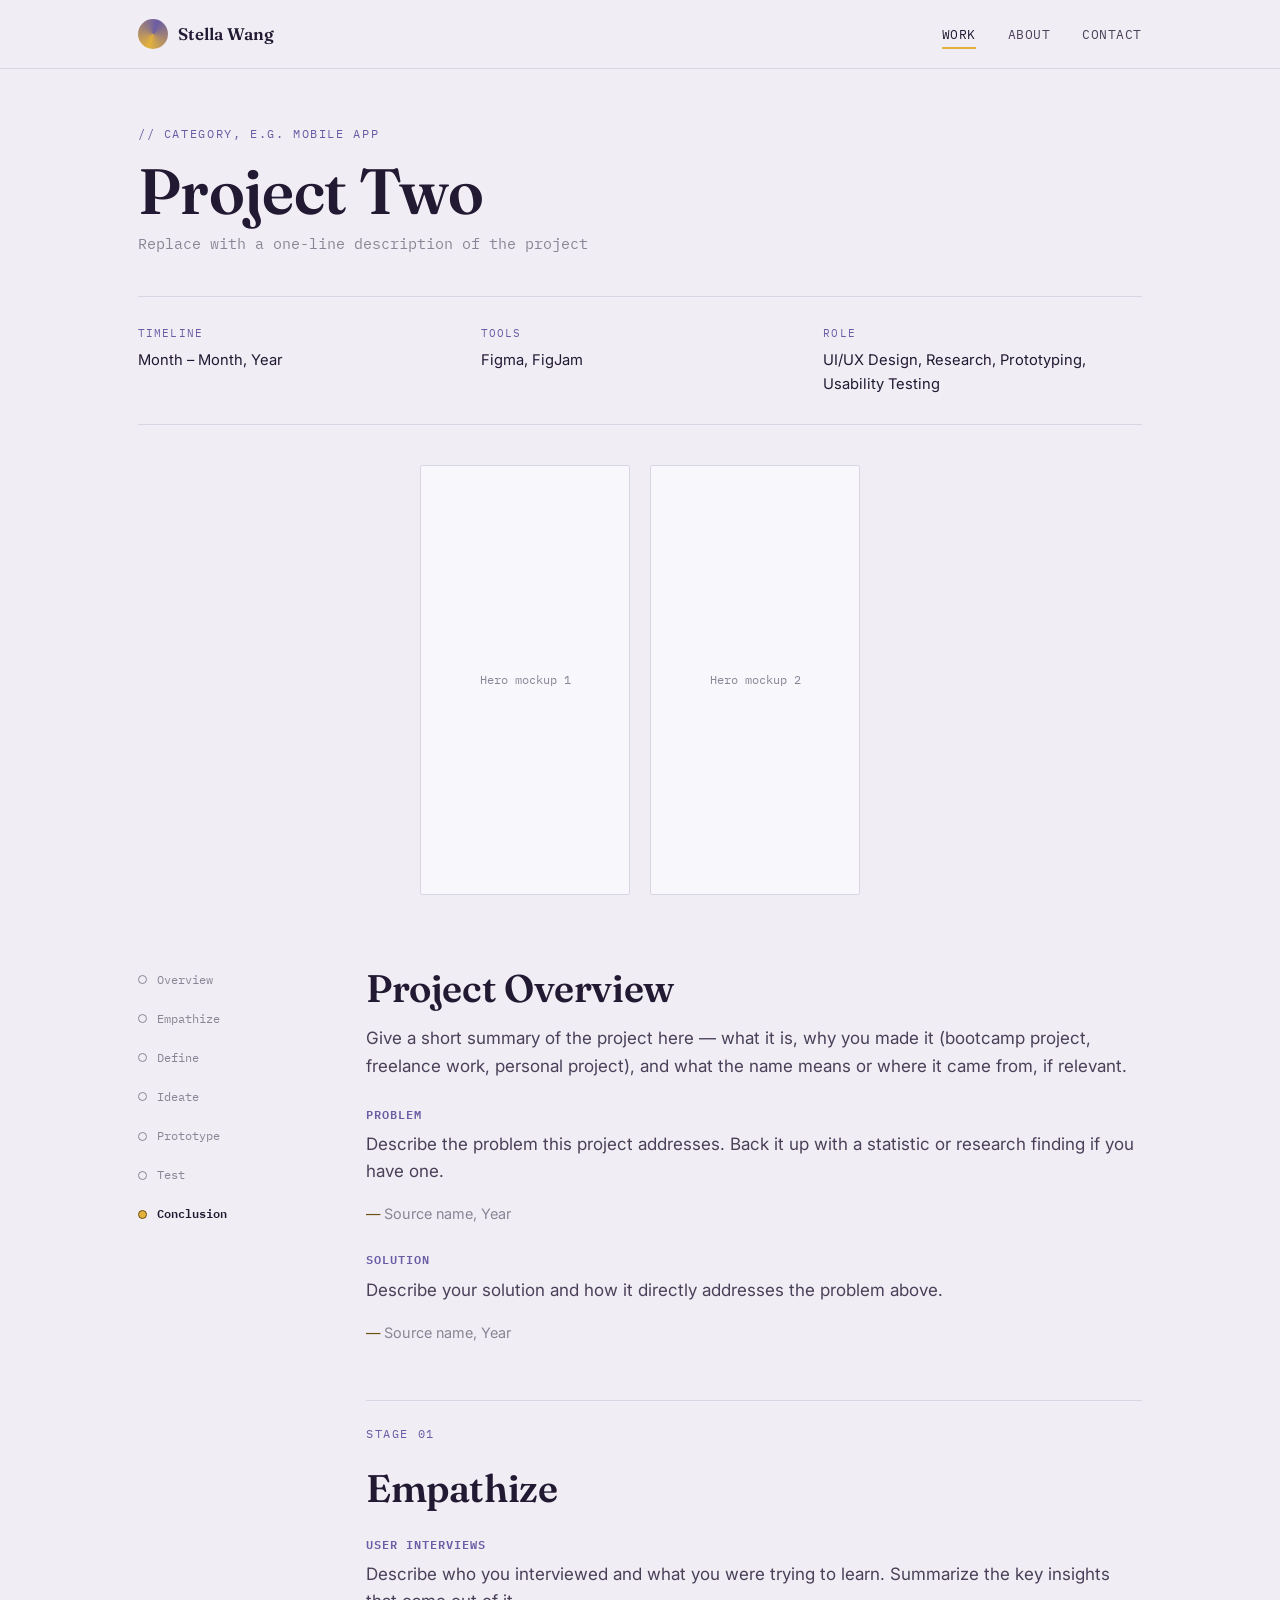
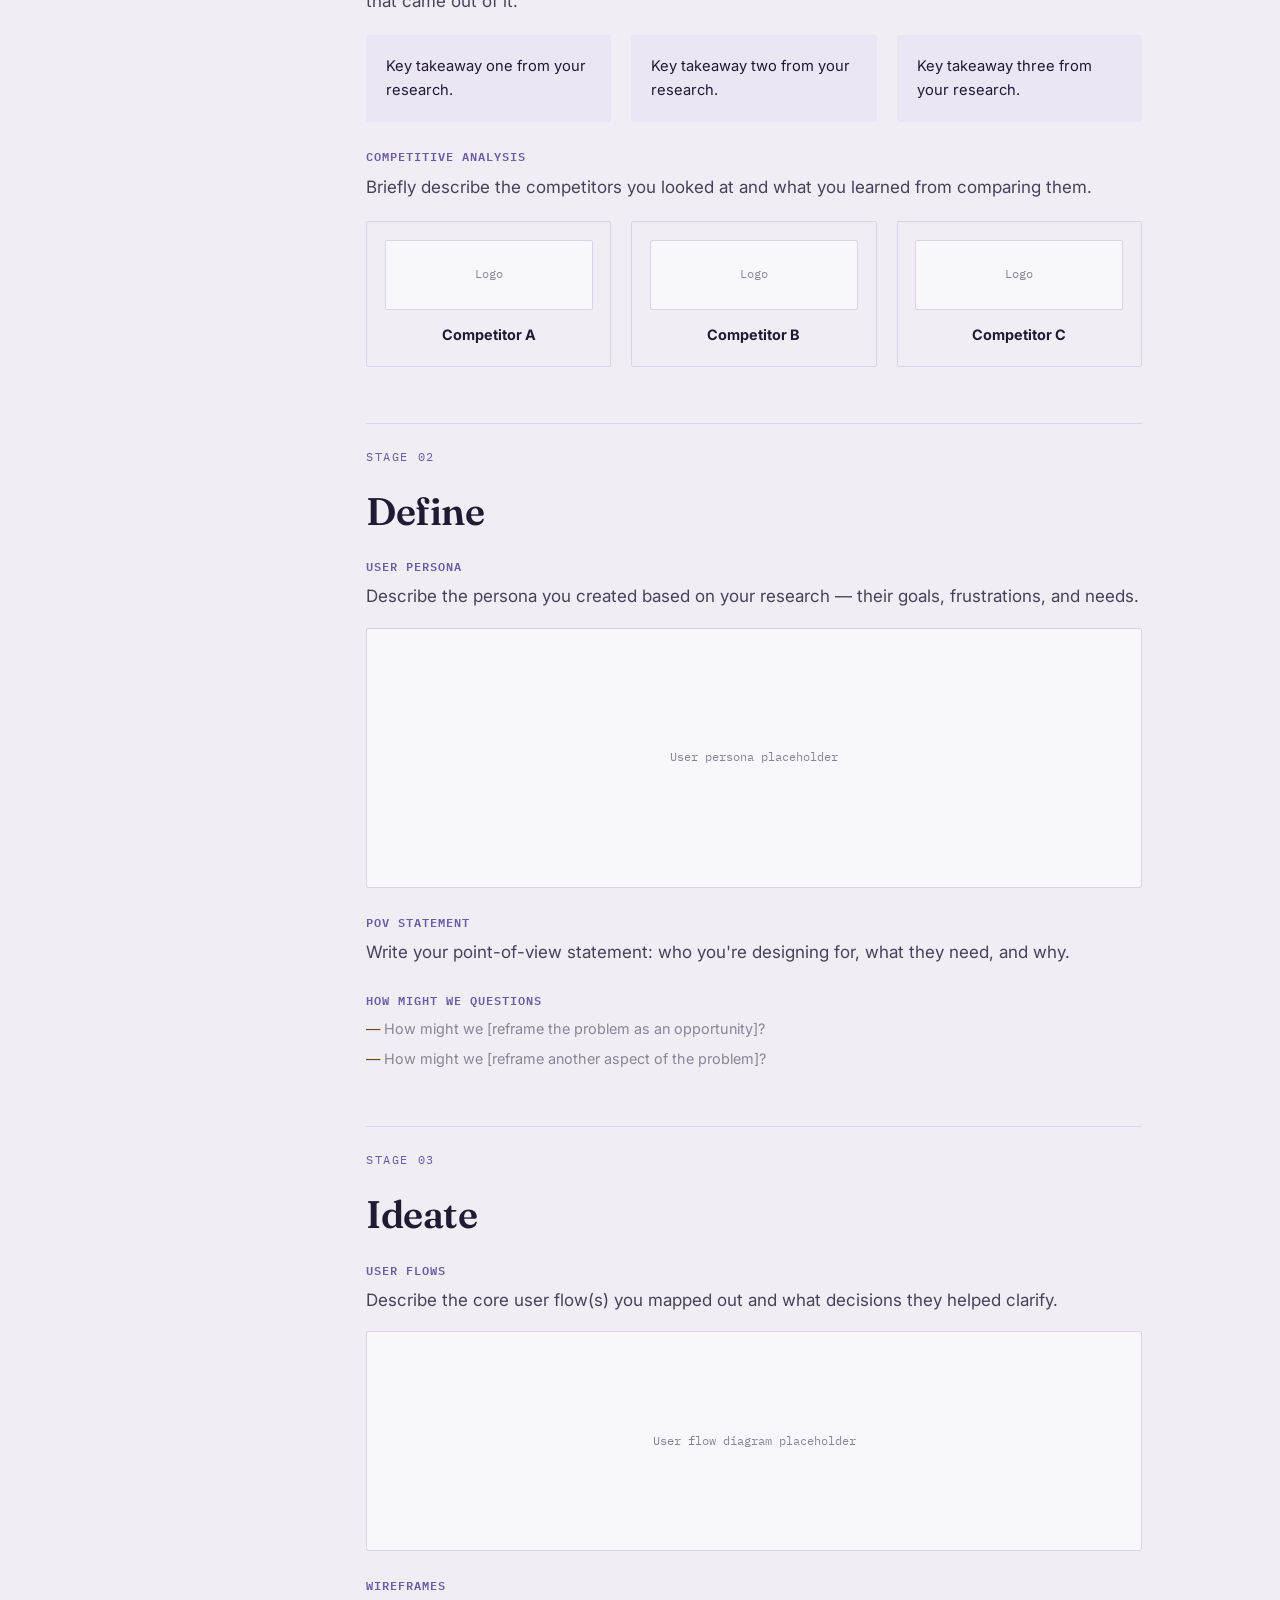
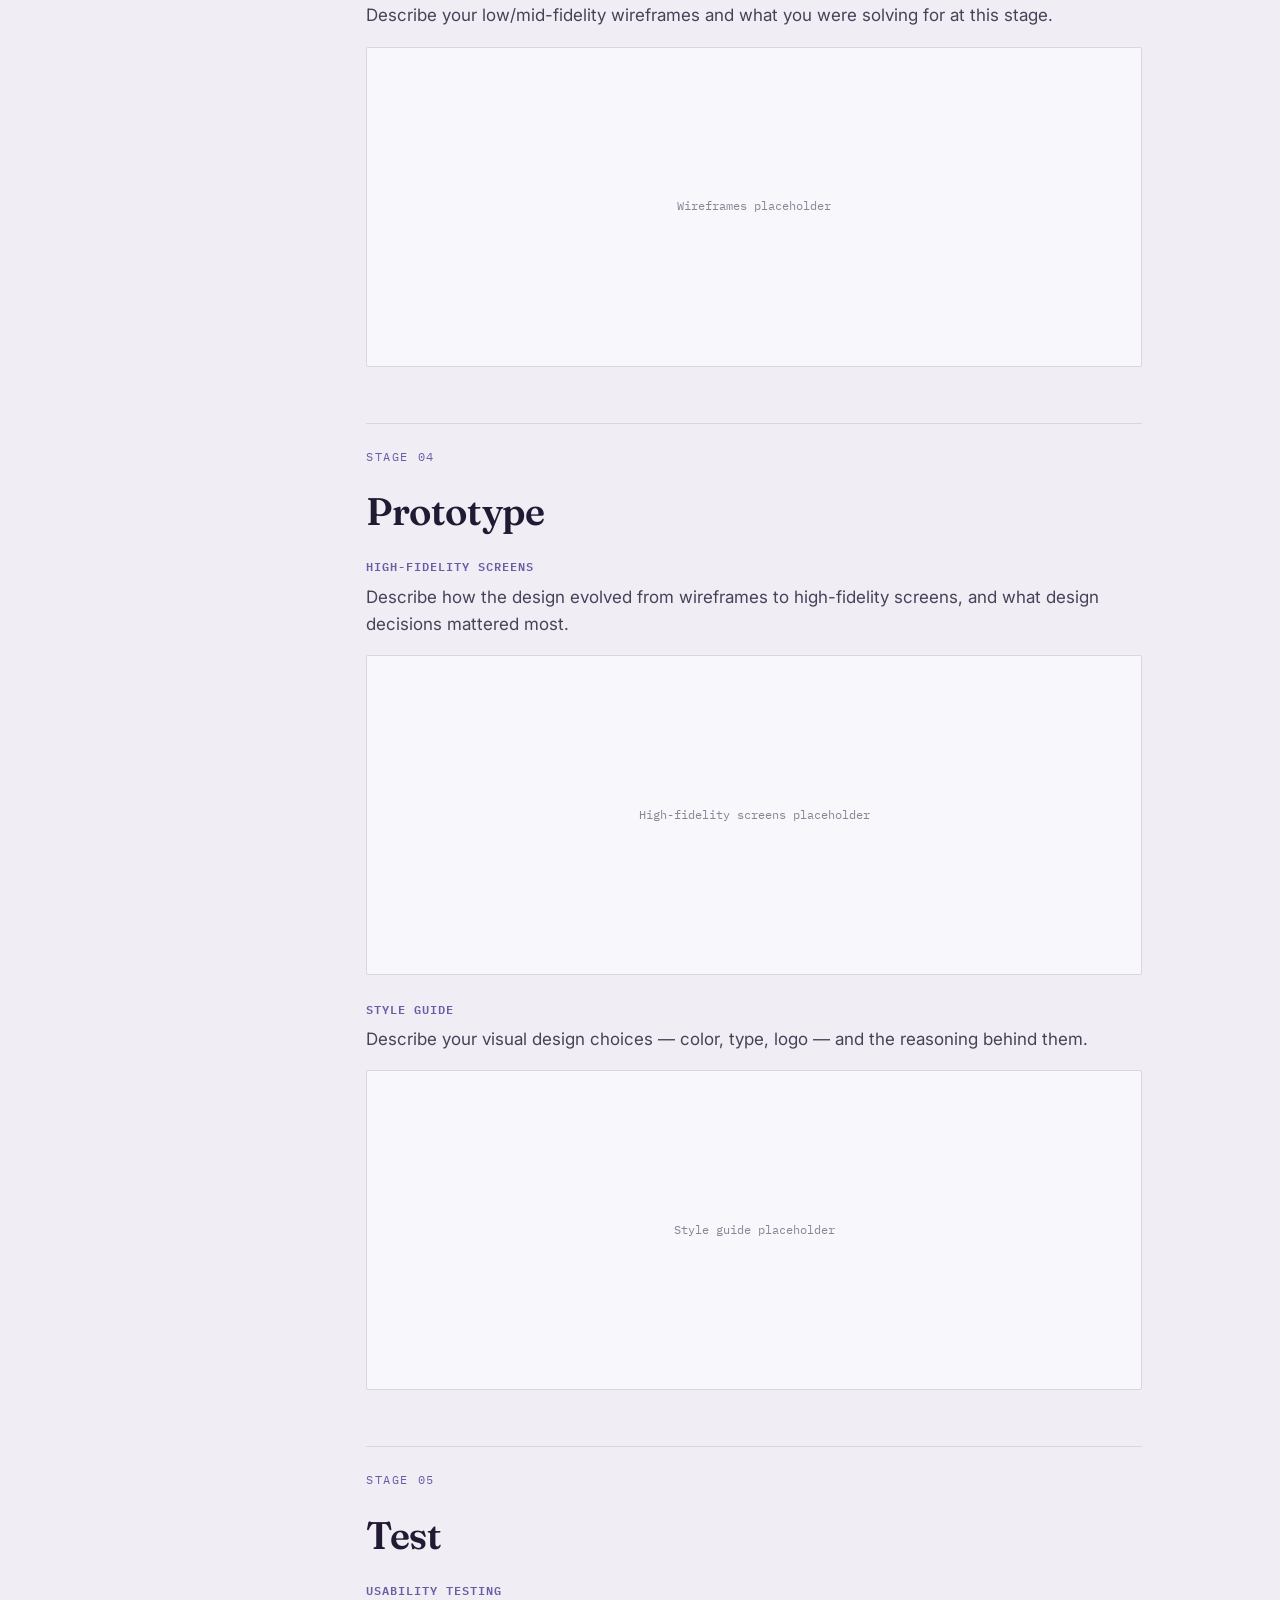
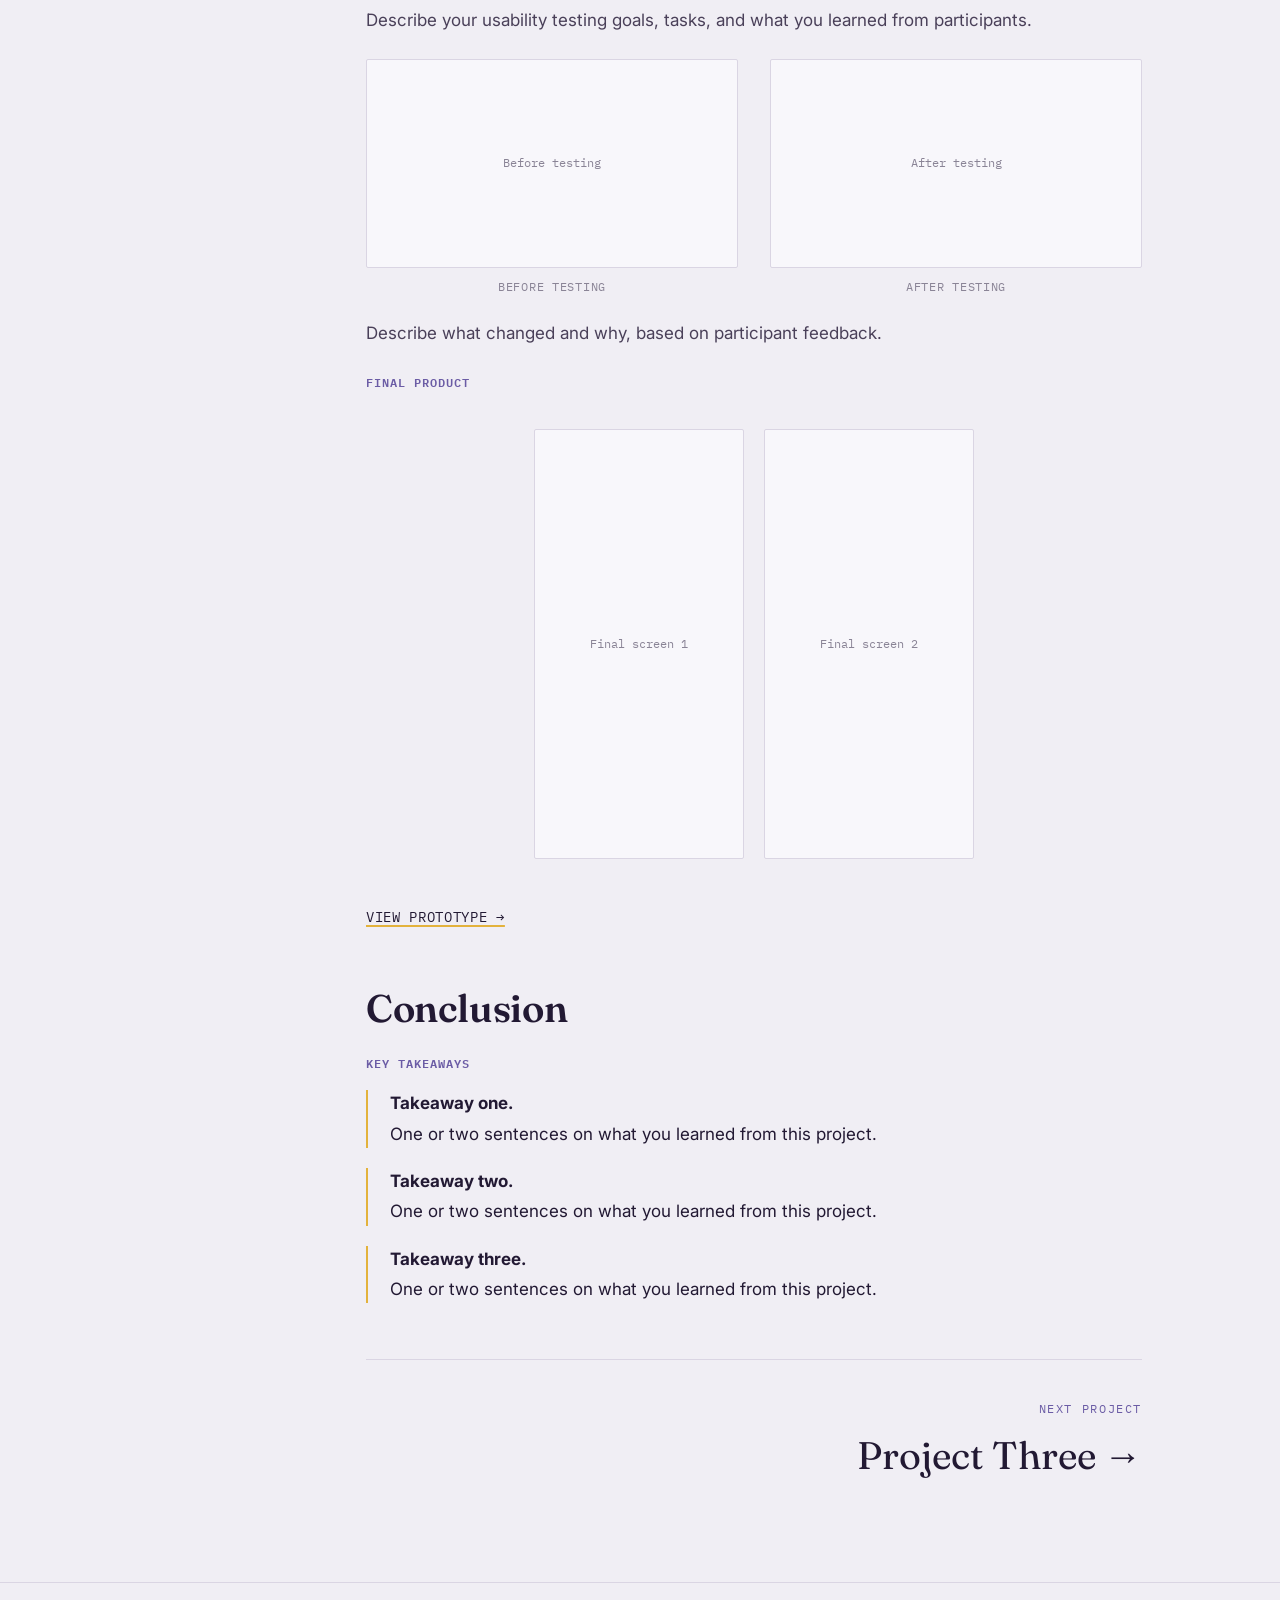
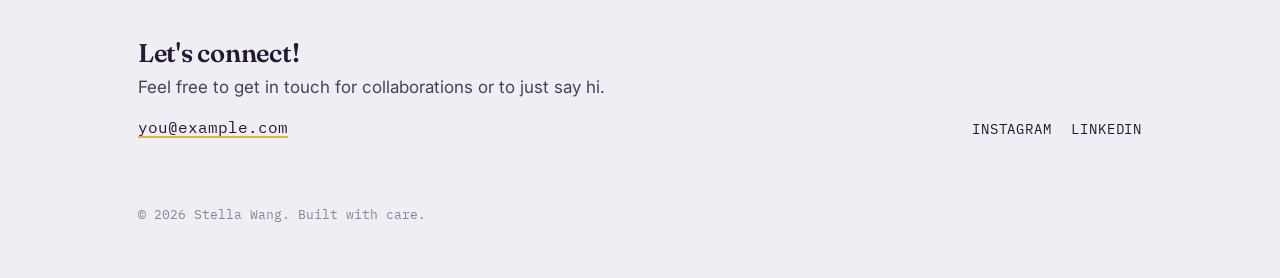
<file: project-two.html>
<!DOCTYPE html>
<html lang="en">
<head>
<meta charset="UTF-8">
<meta name="viewport" content="width=device-width, initial-scale=1.0">
<title>Project Two — Stella Wang</title>
<link rel="preconnect" href="https://fonts.googleapis.com">
<link rel="preconnect" href="https://fonts.gstatic.com" crossorigin>
<link href="https://fonts.googleapis.com/css2?family=Fraunces:ital,opsz,wght@0,9..144,400;0,9..144,600;1,9..144,500&family=Inter:wght@400;500;600&family=IBM+Plex+Mono:wght@400;500&display=swap" rel="stylesheet">
<link rel="stylesheet" href="../styles.css">
</head>
<body>

<header class="site-header">
  <div class="wrap">
    <a class="brand" href="../index.html">
      <span class="brand-mark" aria-hidden="true"></span>
      Stella Wang
    </a>
    <button class="nav-toggle" aria-label="Toggle menu" aria-expanded="false">
      <span></span>
    </button>
    <ul class="nav-links">
      <li><a href="../index.html" aria-current="page">Work</a></li>
      <li><a href="../about.html">About</a></li>
      <li><a href="mailto:you@example.com">Contact</a></li>
    </ul>
  </div>
</header>

<main class="wrap">

  <section class="case-hero">
    <p class="eyebrow case-eyebrow">// Category, e.g. Mobile App</p>
    <h1 class="case-title">Project Two</h1>
    <p class="case-subtitle">Replace with a one-line description of the project</p>

    <dl class="meta-grid">
      <div>
        <dt>Timeline</dt>
        <dd>Month – Month, Year</dd>
      </div>
      <div>
        <dt>Tools</dt>
        <dd>Figma, FigJam</dd>
      </div>
      <div>
        <dt>Role</dt>
        <dd>UI/UX Design, Research, Prototyping, Usability Testing</dd>
      </div>
    </dl>

    <div class="case-hero-media" aria-hidden="true">
      <div class="placeholder-shot">Hero mockup 1</div>
      <div class="placeholder-shot">Hero mockup 2</div>
    </div>
  </section>

  <div class="case-body">

    <nav class="process-rail" aria-label="Design process sections">
      <a href="#overview">Overview</a>
      <a href="#empathize">Empathize</a>
      <a href="#define">Define</a>
      <a href="#ideate">Ideate</a>
      <a href="#prototype">Prototype</a>
      <a href="#test">Test</a>
      <a href="#conclusion">Conclusion</a>
    </nav>

    <div>

      <section id="overview" class="case-section">
        <h2>Project Overview</h2>
        <p>
          Give a short summary of the project here — what it is, why you made it
          (bootcamp project, freelance work, personal project), and what the
          name means or where it came from, if relevant.
        </p>

        <h3>Problem</h3>
        <p>
          Describe the problem this project addresses. Back it up with a
          statistic or research finding if you have one.
        </p>
        <ul class="source-list">
          <li>Source name, Year</li>
        </ul>

        <h3>Solution</h3>
        <p>
          Describe your solution and how it directly addresses the problem
          above.
        </p>
        <ul class="source-list">
          <li>Source name, Year</li>
        </ul>
      </section>

      <div class="stage-heading">
        <span class="eyebrow">Stage 01</span>
      </div>
      <section id="empathize" class="case-section">
        <h2>Empathize</h2>

        <h3>User Interviews</h3>
        <p>
          Describe who you interviewed and what you were trying to learn.
          Summarize the key insights that came out of it.
        </p>
        <div class="takeaway-grid">
          <div class="takeaway-card">Key takeaway one from your research.</div>
          <div class="takeaway-card">Key takeaway two from your research.</div>
          <div class="takeaway-card">Key takeaway three from your research.</div>
        </div>

        <h3>Competitive Analysis</h3>
        <p>
          Briefly describe the competitors you looked at and what you learned
          from comparing them.
        </p>
        <div class="compare-grid">
          <div class="compare-card">
            <div class="placeholder-shot">Logo</div>
            <strong>Competitor A</strong>
          </div>
          <div class="compare-card">
            <div class="placeholder-shot">Logo</div>
            <strong>Competitor B</strong>
          </div>
          <div class="compare-card">
            <div class="placeholder-shot">Logo</div>
            <strong>Competitor C</strong>
          </div>
        </div>
      </section>

      <div class="stage-heading">
        <span class="eyebrow">Stage 02</span>
      </div>
      <section id="define" class="case-section">
        <h2>Define</h2>

        <h3>User Persona</h3>
        <p>
          Describe the persona you created based on your research — their
          goals, frustrations, and needs.
        </p>
        <div class="placeholder-shot" style="width:100%; height:260px; margin:1rem 0;">User persona placeholder</div>

        <h3>POV Statement</h3>
        <p>
          Write your point-of-view statement: who you're designing for, what
          they need, and why.
        </p>

        <h3>How Might We Questions</h3>
        <ul class="source-list">
          <li>How might we [reframe the problem as an opportunity]?</li>
          <li>How might we [reframe another aspect of the problem]?</li>
        </ul>
      </section>

      <div class="stage-heading">
        <span class="eyebrow">Stage 03</span>
      </div>
      <section id="ideate" class="case-section">
        <h2>Ideate</h2>

        <h3>User Flows</h3>
        <p>
          Describe the core user flow(s) you mapped out and what decisions
          they helped clarify.
        </p>
        <div class="placeholder-shot" style="width:100%; height:220px; margin:1rem 0;">User flow diagram placeholder</div>

        <h3>Wireframes</h3>
        <p>
          Describe your low/mid-fidelity wireframes and what you were solving
          for at this stage.
        </p>
        <div class="placeholder-shot" style="width:100%; height:320px; margin:1rem 0;">Wireframes placeholder</div>
      </section>

      <div class="stage-heading">
        <span class="eyebrow">Stage 04</span>
      </div>
      <section id="prototype" class="case-section">
        <h2>Prototype</h2>

        <h3>High-Fidelity Screens</h3>
        <p>
          Describe how the design evolved from wireframes to high-fidelity
          screens, and what design decisions mattered most.
        </p>
        <div class="placeholder-shot" style="width:100%; height:320px; margin:1rem 0;">High-fidelity screens placeholder</div>

        <h3>Style Guide</h3>
        <p>
          Describe your visual design choices — color, type, logo — and the
          reasoning behind them.
        </p>
        <div class="placeholder-shot" style="width:100%; height:320px; margin:1rem 0;">Style guide placeholder</div>
      </section>

      <div class="stage-heading">
        <span class="eyebrow">Stage 05</span>
      </div>
      <section id="test" class="case-section">
        <h2>Test</h2>

        <h3>Usability Testing</h3>
        <p>
          Describe your usability testing goals, tasks, and what you learned
          from participants.
        </p>

        <div class="before-after">
          <figure>
            <div class="placeholder-shot">Before testing</div>
            <figcaption>Before testing</figcaption>
          </figure>
          <figure>
            <div class="placeholder-shot">After testing</div>
            <figcaption>After testing</figcaption>
          </figure>
        </div>
        <p>Describe what changed and why, based on participant feedback.</p>

        <h3>Final Product</h3>
        <div class="case-hero-media">
          <div class="placeholder-shot">Final screen 1</div>
          <div class="placeholder-shot">Final screen 2</div>
        </div>
        <a class="prototype-link" href="#">View prototype →</a>
      </section>

      <section id="conclusion" class="case-section">
        <h2>Conclusion</h2>
        <h3>Key Takeaways</h3>
        <ul class="conclusion-list">
          <li>
            <strong>Takeaway one.</strong>
            One or two sentences on what you learned from this project.
          </li>
          <li>
            <strong>Takeaway two.</strong>
            One or two sentences on what you learned from this project.
          </li>
          <li>
            <strong>Takeaway three.</strong>
            One or two sentences on what you learned from this project.
          </li>
        </ul>
      </section>

      <div class="next-project">
        <span class="eyebrow">Next project</span>
        <a href="project-three.html">Project Three →</a>
      </div>

    </div>
  </div>
</main>

<footer class="site-footer">
  <div class="wrap">
    <div class="footer-cta">
      <h3>Let's connect!</h3>
      <p style="margin-bottom:0.8rem;">Feel free to get in touch for collaborations or to just say hi.</p>
      <a class="footer-email" href="mailto:you@example.com">you@example.com</a>
    </div>
    <ul class="footer-social">
      <li><a href="#">Instagram</a></li>
      <li><a href="#">LinkedIn</a></li>
    </ul>
    <p class="footer-note">© 2026 Stella Wang. Built with care.</p>
  </div>
</footer>

<script src="../main.js"></script>
</body>
</html>
</file>
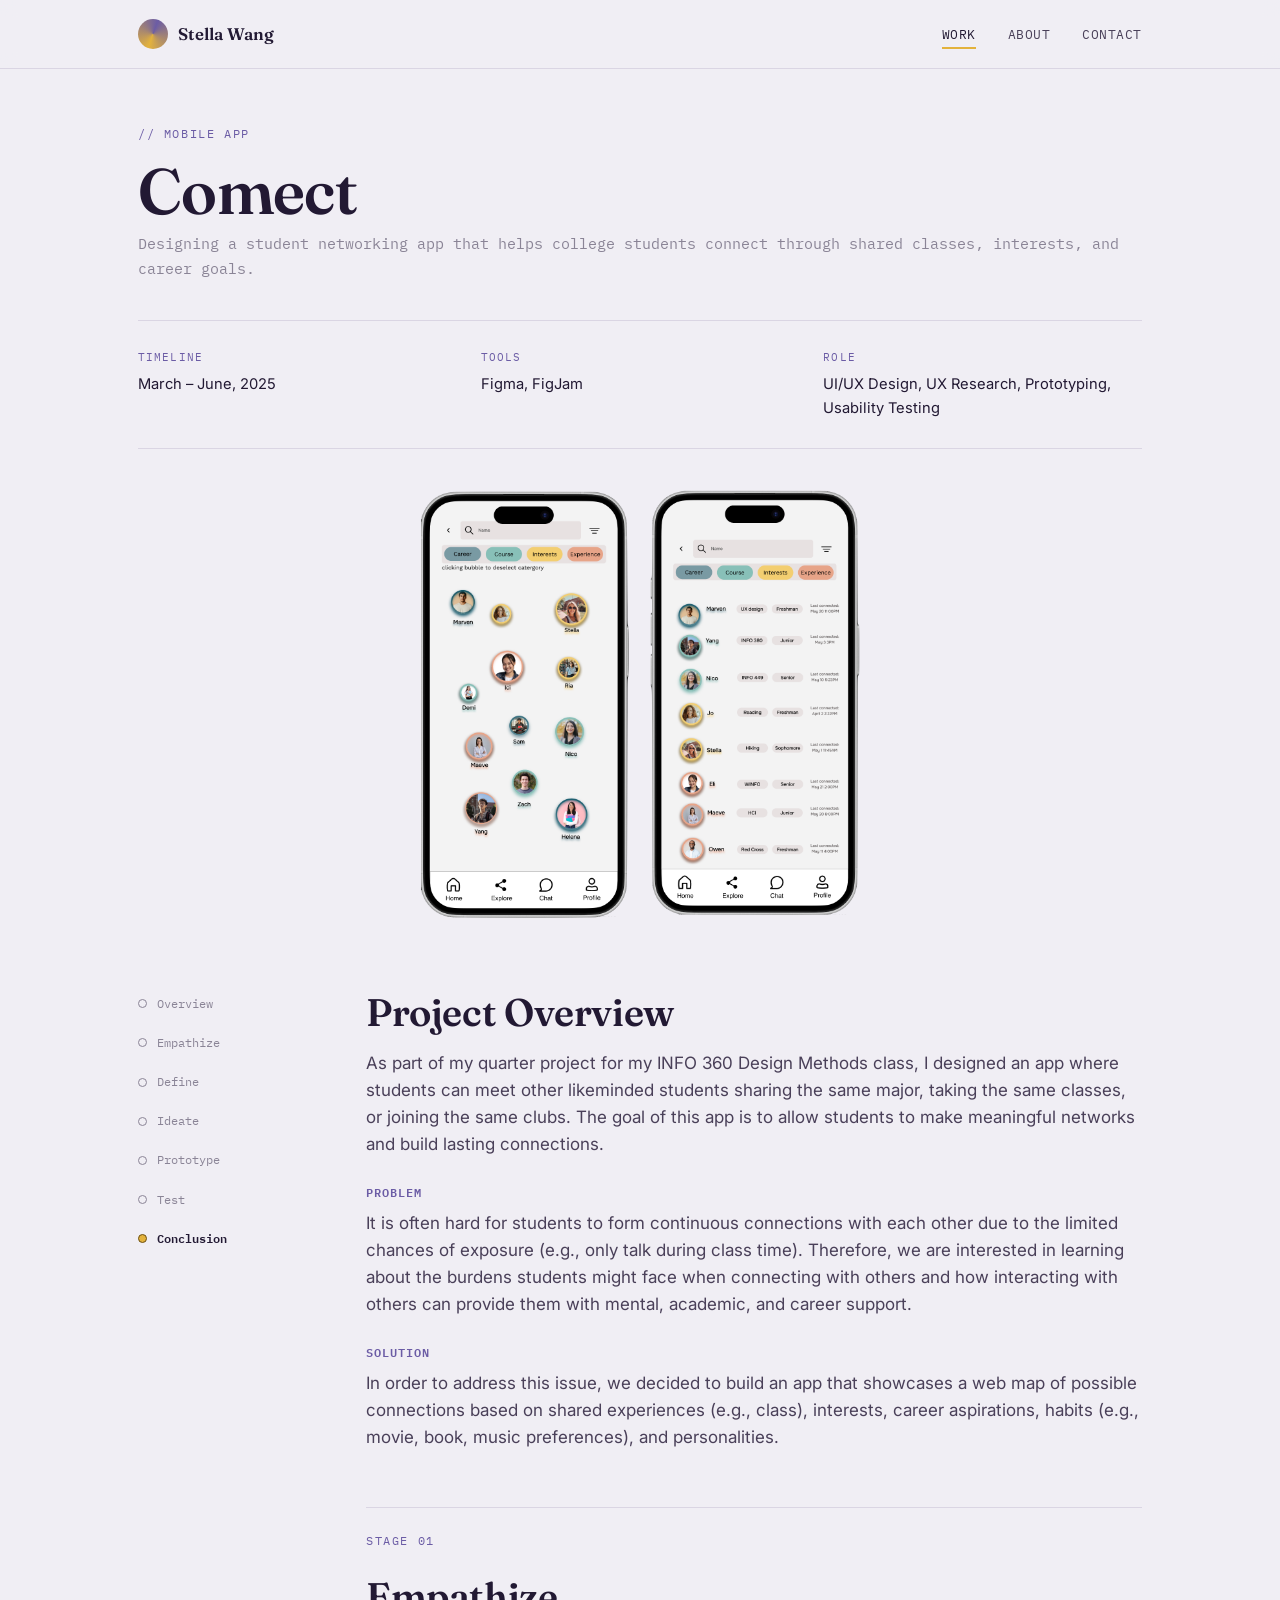
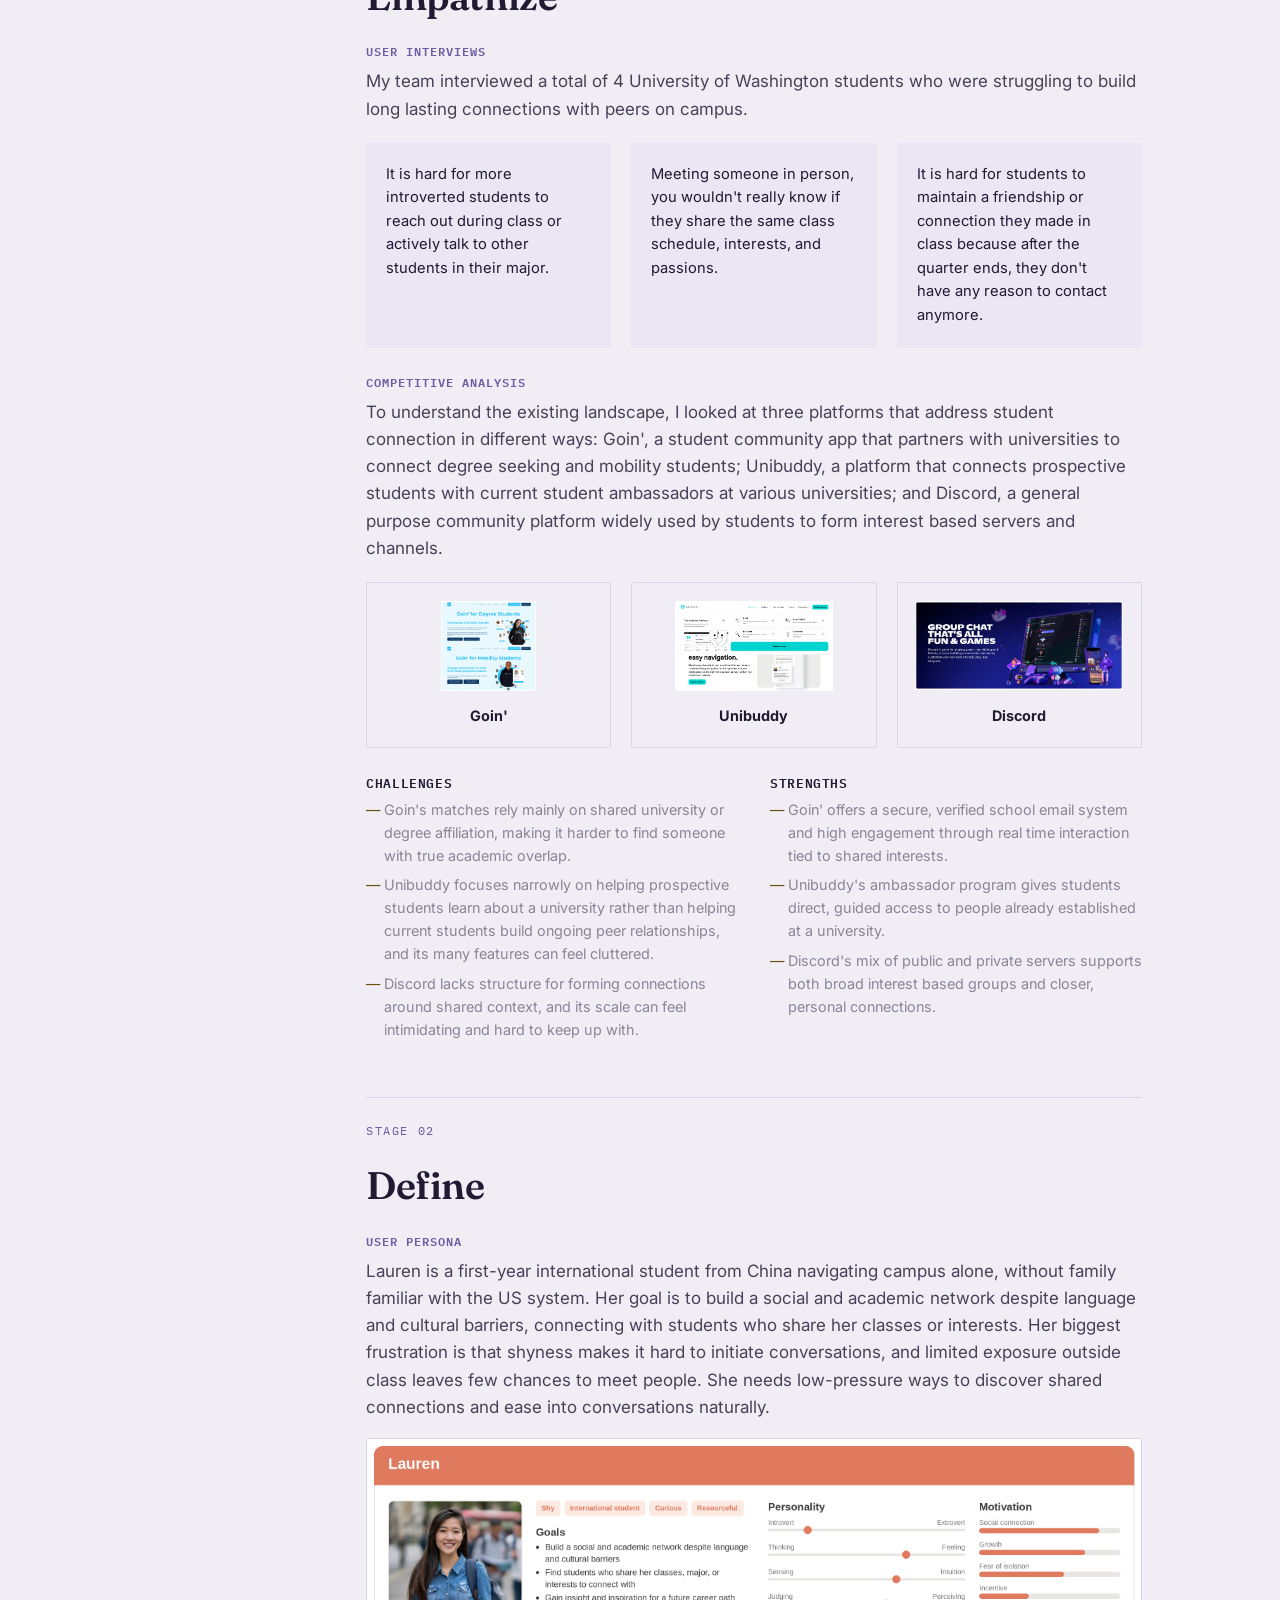
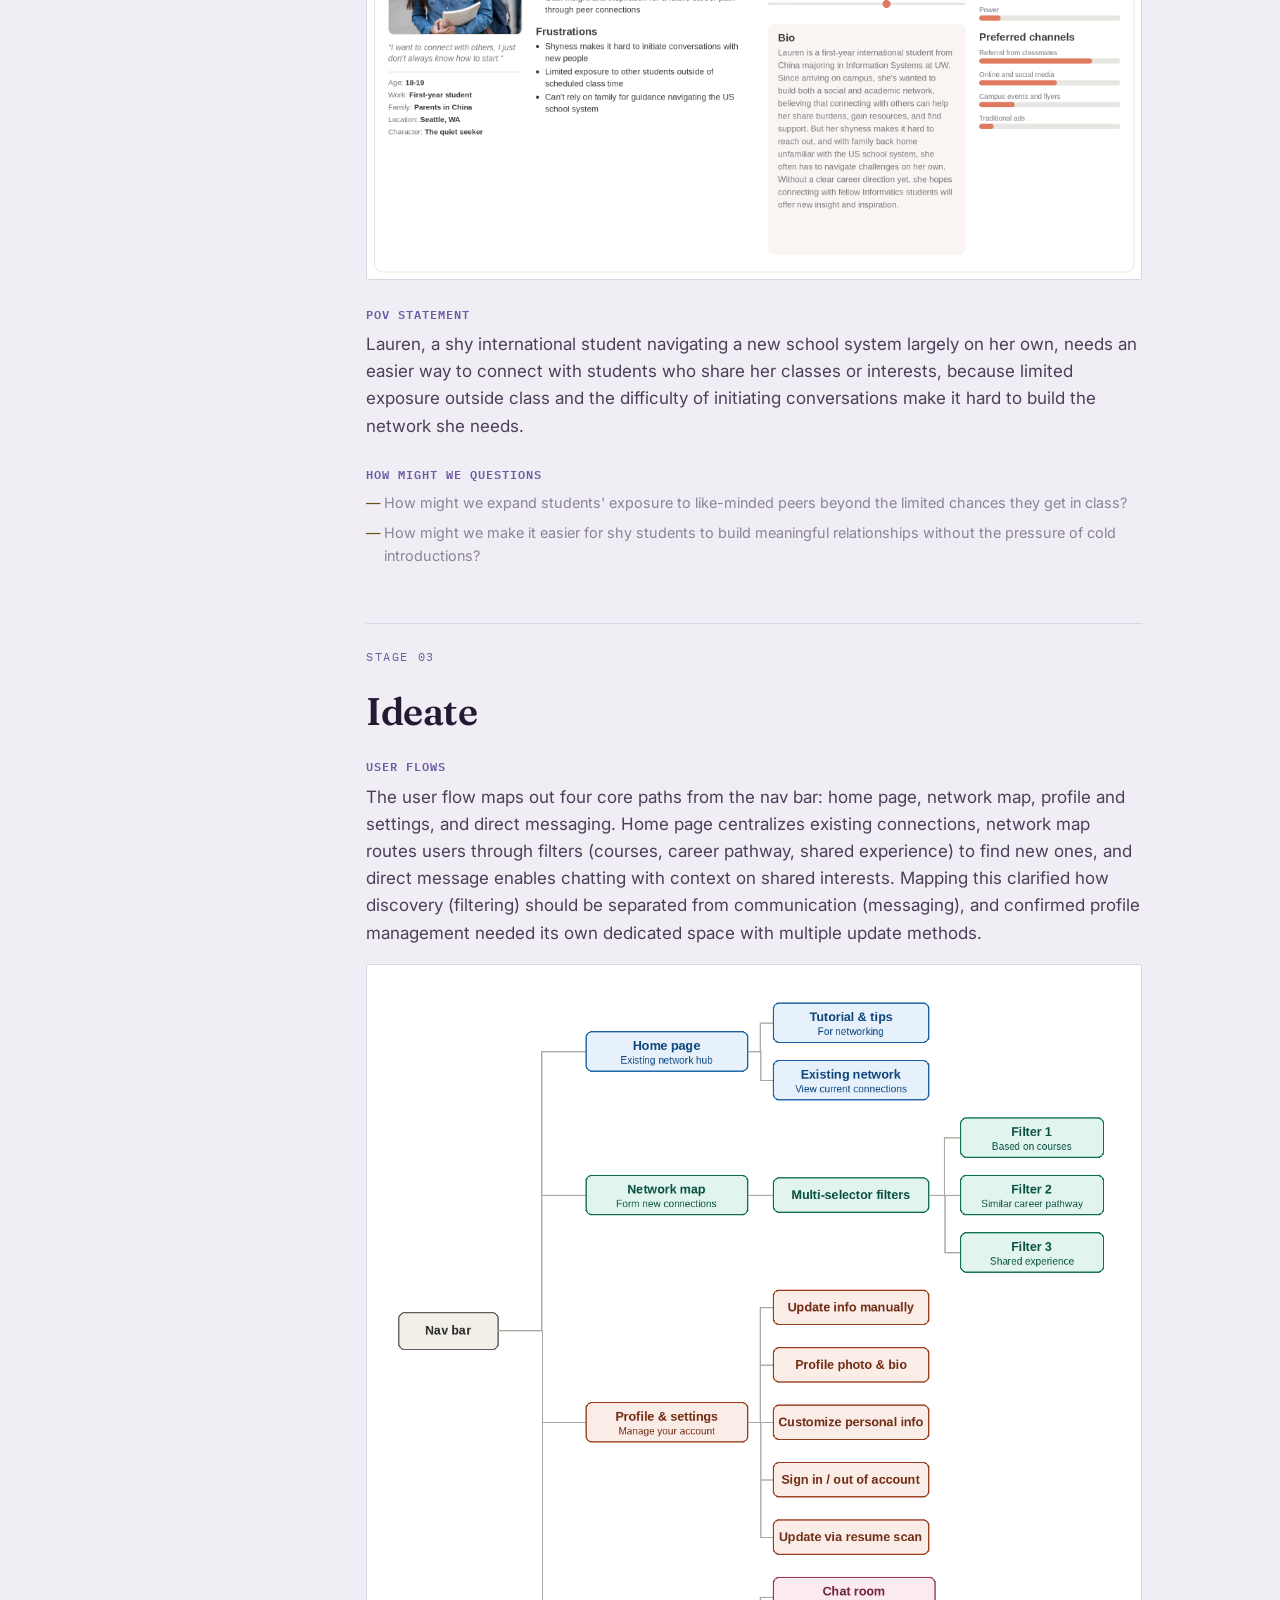
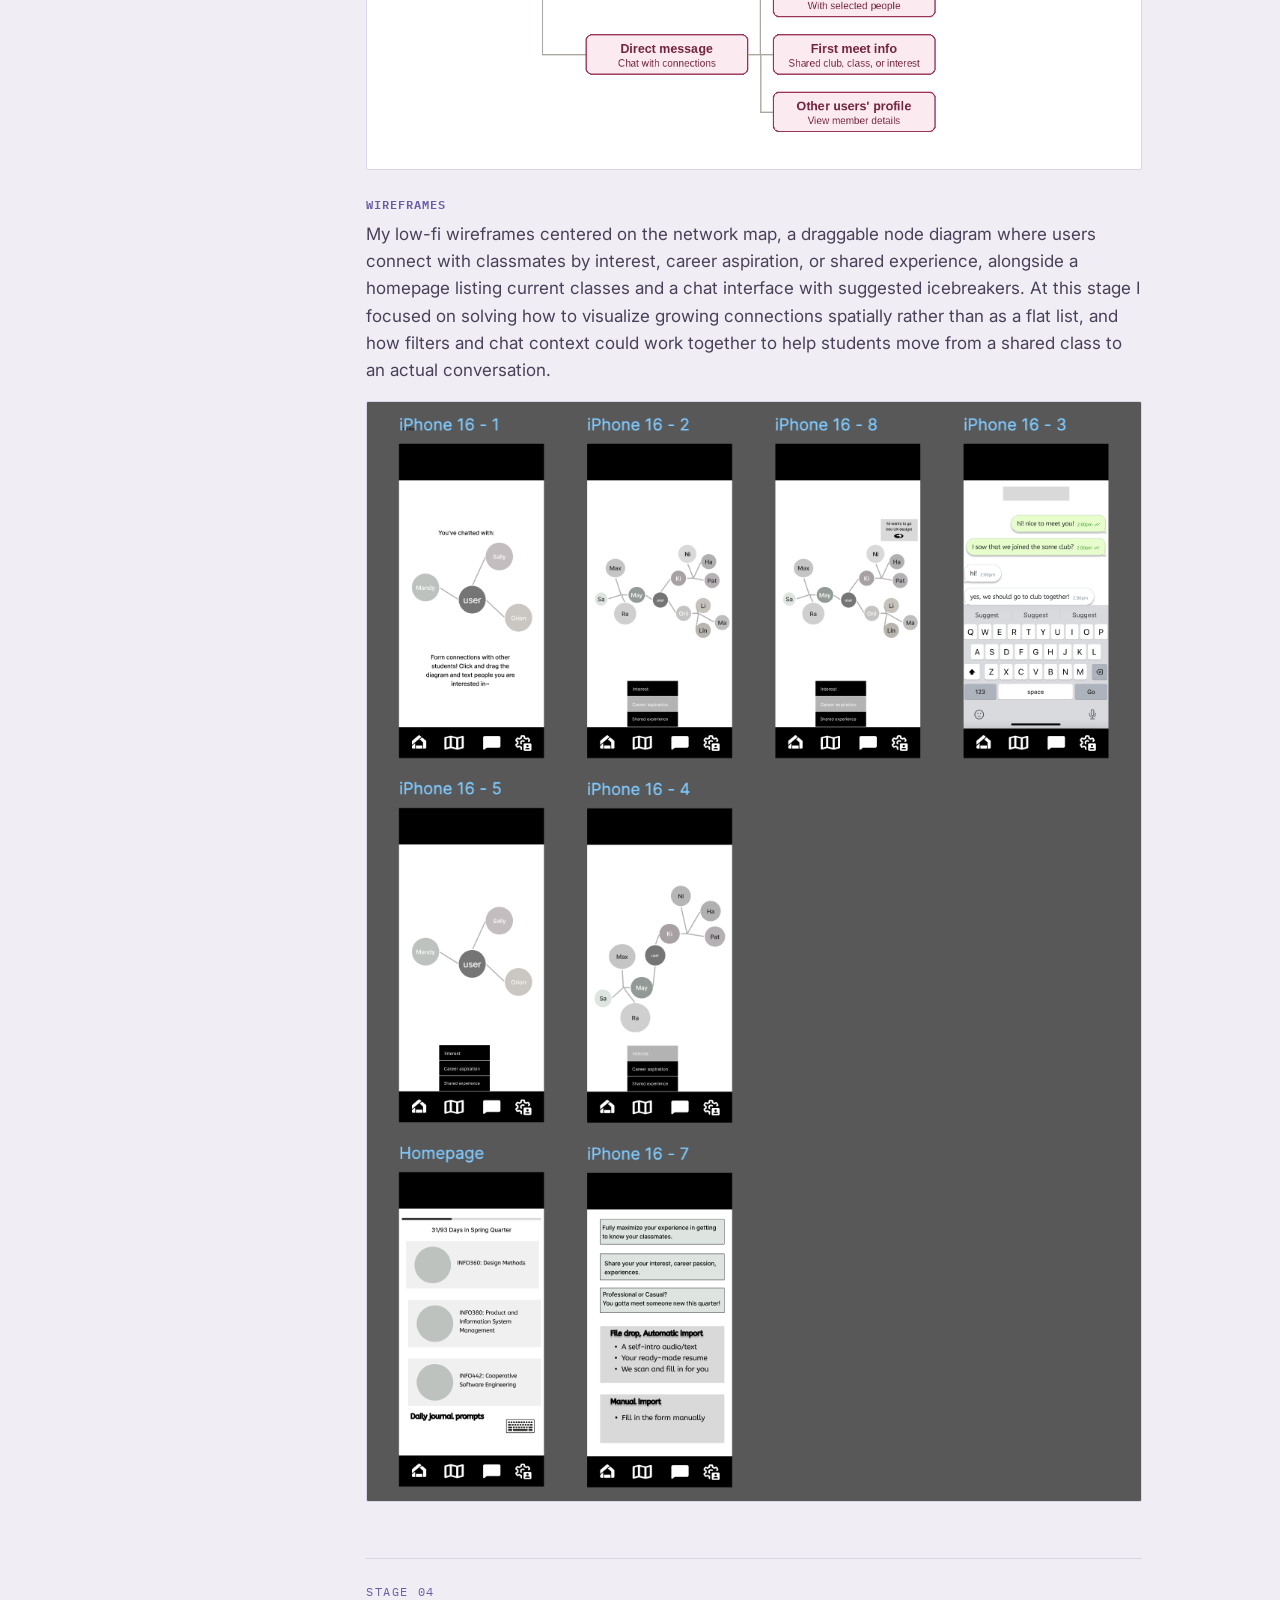
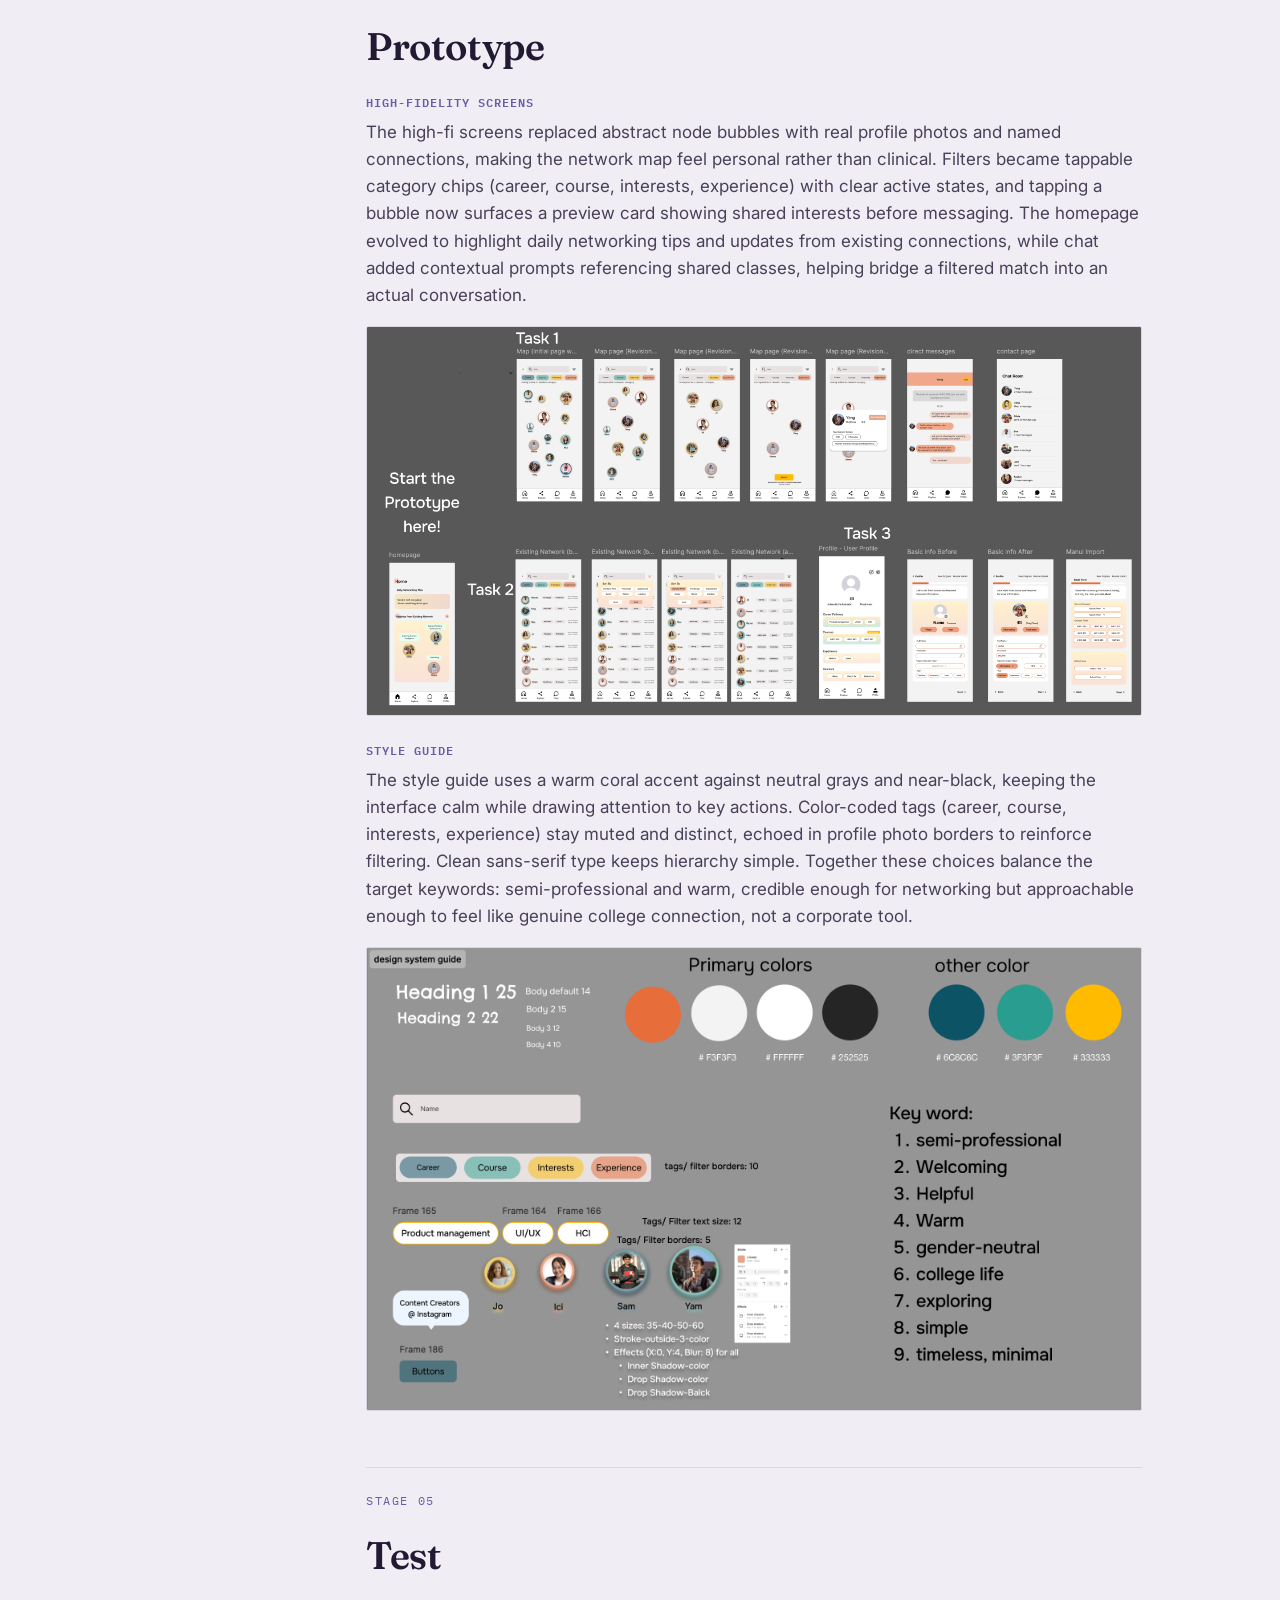
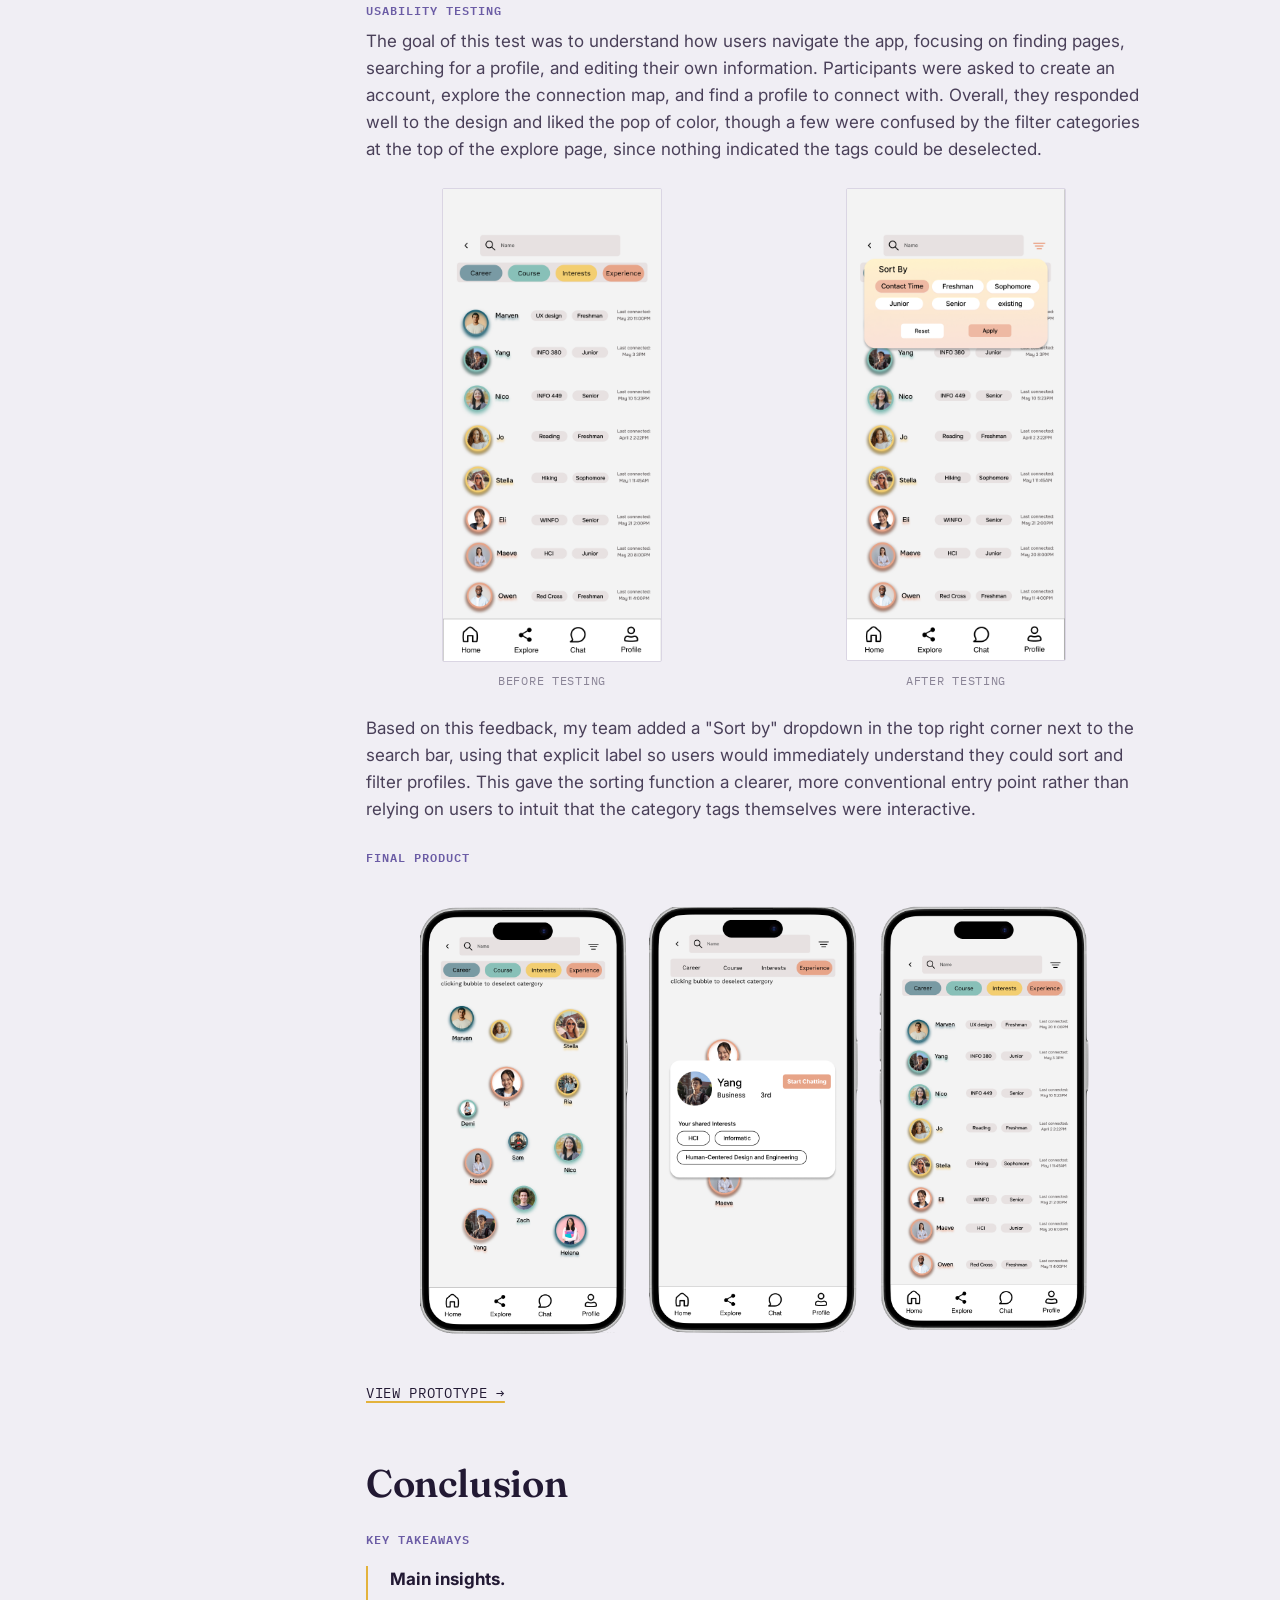
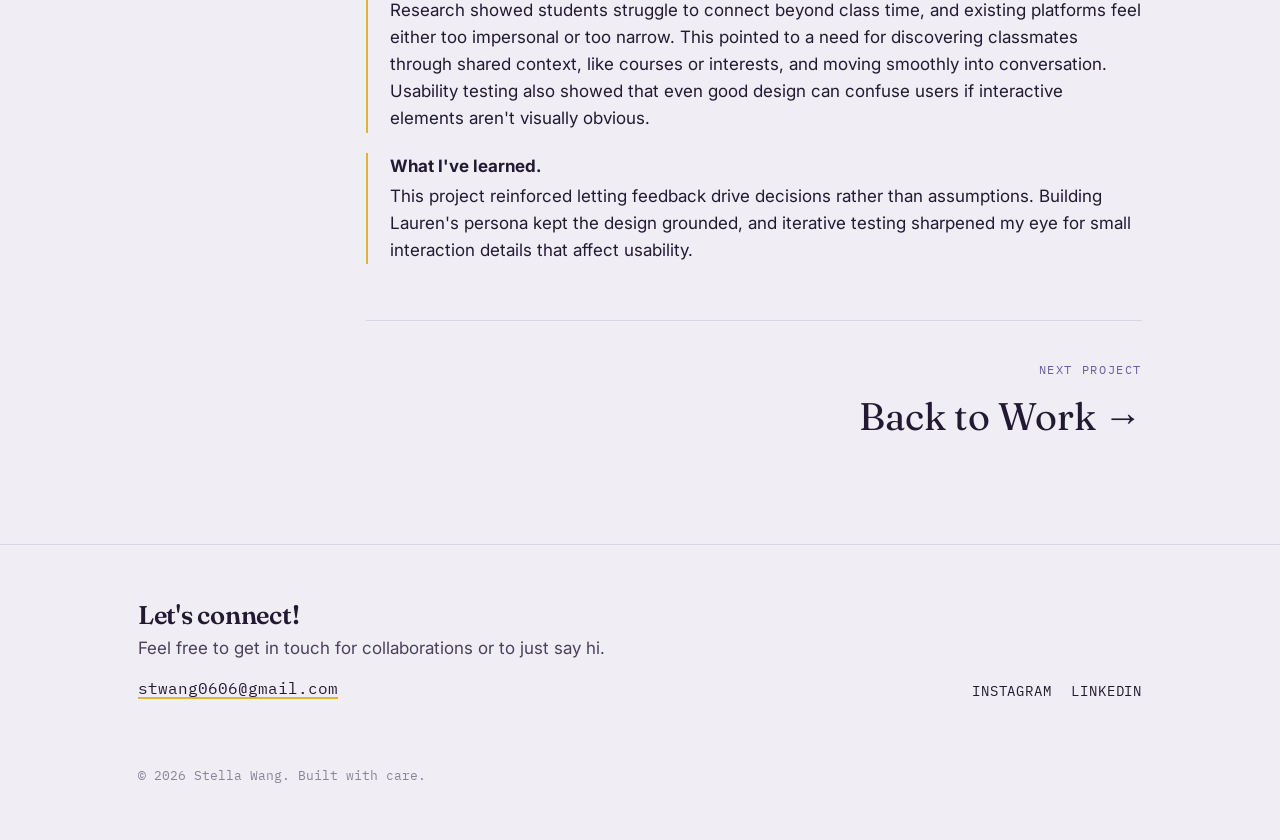
<file: case-studies/project-three.html>
<!DOCTYPE html>
<html lang="en">
<head>
<meta charset="UTF-8">
<meta name="viewport" content="width=device-width, initial-scale=1.0">
<title>Comect — Stella Wang</title>
<link rel="preconnect" href="https://fonts.googleapis.com">
<link rel="preconnect" href="https://fonts.gstatic.com" crossorigin>
<link href="https://fonts.googleapis.com/css2?family=Fraunces:ital,opsz,wght@0,9..144,400;0,9..144,600;1,9..144,500&family=Inter:wght@400;500;600&family=IBM+Plex+Mono:wght@400;500&display=swap" rel="stylesheet">
<link rel="stylesheet" href="../styles.css">
</head>
<body>

<header class="site-header">
  <div class="wrap">
    <a class="brand" href="../index.html">
      <span class="brand-mark" aria-hidden="true"></span>
      Stella Wang
    </a>
    <button class="nav-toggle" aria-label="Toggle menu" aria-expanded="false">
      <span></span>
    </button>
    <ul class="nav-links">
      <li><a href="../index.html" aria-current="page">Work</a></li>
      <li><a href="../about.html">About</a></li>
      <li><a href="mailto:you@example.com">Contact</a></li>
    </ul>
  </div>
</header>

<main class="wrap">

  <section class="case-hero">
    <p class="eyebrow case-eyebrow">// Mobile App</p>
    <h1 class="case-title">Comect</h1>
    <p class="case-subtitle">Designing a student networking app that helps college students connect through shared classes, interests, and career goals.</p>

    <dl class="meta-grid">
      <div>
        <dt>Timeline</dt>
        <dd>March – June, 2025</dd>
      </div>
      <div>
        <dt>Tools</dt>
        <dd>Figma, FigJam</dd>
      </div>
      <div>
        <dt>Role</dt>
        <dd>UI/UX Design, UX Research, Prototyping, Usability Testing</dd>
      </div>
    </dl>

    <div class="case-hero-media" aria-hidden="true">
      <img class="placeholder-shot" src="../images/project-three-final-1.png" alt="Final explore screen showing a network map of connections with category filter chips">
      <img class="placeholder-shot" src="../images/project-three-final-3.png" alt="Final explore screen showing a list view of connections with sort and filter options">
    </div>
  </section>

  <div class="case-body">

    <nav class="process-rail" aria-label="Design process sections">
      <a href="#overview">Overview</a>
      <a href="#empathize">Empathize</a>
      <a href="#define">Define</a>
      <a href="#ideate">Ideate</a>
      <a href="#prototype">Prototype</a>
      <a href="#test">Test</a>
      <a href="#conclusion">Conclusion</a>
    </nav>

    <div>

      <section id="overview" class="case-section">
        <h2>Project Overview</h2>
        <p>
          As part of my quarter project for my INFO 360 Design Methods class,
          I designed an app where students can meet other likeminded students
          sharing the same major, taking the same classes, or joining the
          same clubs. The goal of this app is to allow students to make
          meaningful networks and build lasting connections.
        </p>

        <h3>Problem</h3>
        <p>
          It is often hard for students to form continuous connections with
          each other due to the limited chances of exposure (e.g., only talk
          during class time). Therefore, we are interested in learning about
          the burdens students might face when connecting with others and how
          interacting with others can provide them with mental, academic, and
          career support.
        </p>

        <h3>Solution</h3>
        <p>
          In order to address this issue, we decided to build an app that
          showcases a web map of possible connections based on shared
          experiences (e.g., class), interests, career aspirations, habits
          (e.g., movie, book, music preferences), and personalities.
        </p>
      </section>

      <div class="stage-heading">
        <span class="eyebrow">Stage 01</span>
      </div>
      <section id="empathize" class="case-section">
        <h2>Empathize</h2>

        <h3>User Interviews</h3>
        <p>
          My team interviewed a total of 4 University of Washington students
          who were struggling to build long lasting connections with peers on
          campus.
        </p>
        <div class="takeaway-grid">
          <div class="takeaway-card">It is hard for more introverted students to reach out during class or actively talk to other students in their major.</div>
          <div class="takeaway-card">Meeting someone in person, you wouldn't really know if they share the same class schedule, interests, and passions.</div>
          <div class="takeaway-card">It is hard for students to maintain a friendship or connection they made in class because after the quarter ends, they don't have any reason to contact anymore.</div>
        </div>

        <h3>Competitive Analysis</h3>
        <p>
          To understand the existing landscape, I looked at three platforms
          that address student connection in different ways: Goin', a student
          community app that partners with universities to connect degree
          seeking and mobility students; Unibuddy, a platform that connects
          prospective students with current student ambassadors at various
          universities; and Discord, a general purpose community platform
          widely used by students to form interest based servers and
          channels.
        </p>
        <div class="compare-grid">
          <div class="compare-card">
            <div class="logo-frame"><img class="placeholder-shot" src="../images/project-three-competitor-1.png" alt="Goin' website screenshot"></div>
            <strong>Goin'</strong>
          </div>
          <div class="compare-card">
            <div class="logo-frame"><img class="placeholder-shot" src="../images/project-three-competitor-2.png" alt="Unibuddy website screenshot"></div>
            <strong>Unibuddy</strong>
          </div>
          <div class="compare-card">
            <div class="logo-frame"><img class="placeholder-shot" src="../images/project-three-competitor-3.png" alt="Discord website screenshot"></div>
            <strong>Discord</strong>
          </div>
        </div>

        <div class="compare-notes">
          <div>
            <h4>Challenges</h4>
            <ul class="source-list">
              <li>Goin's matches rely mainly on shared university or degree affiliation, making it harder to find someone with true academic overlap.</li>
              <li>Unibuddy focuses narrowly on helping prospective students learn about a university rather than helping current students build ongoing peer relationships, and its many features can feel cluttered.</li>
              <li>Discord lacks structure for forming connections around shared context, and its scale can feel intimidating and hard to keep up with.</li>
            </ul>
          </div>
          <div>
            <h4>Strengths</h4>
            <ul class="source-list">
              <li>Goin' offers a secure, verified school email system and high engagement through real time interaction tied to shared interests.</li>
              <li>Unibuddy's ambassador program gives students direct, guided access to people already established at a university.</li>
              <li>Discord's mix of public and private servers supports both broad interest based groups and closer, personal connections.</li>
            </ul>
          </div>
        </div>
      </section>

      <div class="stage-heading">
        <span class="eyebrow">Stage 02</span>
      </div>
      <section id="define" class="case-section">
        <h2>Define</h2>

        <h3>User Persona</h3>
        <p>
          Lauren is a first-year international student from China navigating
          campus alone, without family familiar with the US system. Her goal
          is to build a social and academic network despite language and
          cultural barriers, connecting with students who share her classes
          or interests. Her biggest frustration is that shyness makes it hard
          to initiate conversations, and limited exposure outside class
          leaves few chances to meet people. She needs low-pressure ways to
          discover shared connections and ease into conversations naturally.
        </p>
        <img class="case-img" src="../images/project-three-user-persona.png" alt="User persona for Lauren, a shy first-year international student from China studying Information Systems at UW">

        <h3>POV Statement</h3>
        <p>
          Lauren, a shy international student navigating a new school system
          largely on her own, needs an easier way to connect with students
          who share her classes or interests, because limited exposure
          outside class and the difficulty of initiating conversations make
          it hard to build the network she needs.
        </p>

        <h3>How Might We Questions</h3>
        <ul class="source-list">
          <li>How might we expand students' exposure to like-minded peers beyond the limited chances they get in class?</li>
          <li>How might we make it easier for shy students to build meaningful relationships without the pressure of cold introductions?</li>
        </ul>
      </section>

      <div class="stage-heading">
        <span class="eyebrow">Stage 03</span>
      </div>
      <section id="ideate" class="case-section">
        <h2>Ideate</h2>

        <h3>User Flows</h3>
        <p>
          The user flow maps out four core paths from the nav bar: home page,
          network map, profile and settings, and direct messaging. Home page
          centralizes existing connections, network map routes users through
          filters (courses, career pathway, shared experience) to find new
          ones, and direct message enables chatting with context on shared
          interests. Mapping this clarified how discovery (filtering) should
          be separated from communication (messaging), and confirmed profile
          management needed its own dedicated space with multiple update
          methods.
        </p>
        <img class="case-img" src="../images/project-three-user-flow.png" alt="User flow diagram branching from the nav bar into home page, network map, profile and settings, and direct message">

        <h3>Wireframes</h3>
        <p>
          My low-fi wireframes centered on the network map, a draggable node
          diagram where users connect with classmates by interest, career
          aspiration, or shared experience, alongside a homepage listing
          current classes and a chat interface with suggested icebreakers. At
          this stage I focused on solving how to visualize growing
          connections spatially rather than as a flat list, and how filters
          and chat context could work together to help students move from a
          shared class to an actual conversation.
        </p>
        <img class="case-img" src="../images/project-three-low-fi.png" alt="Low-fidelity wireframes for the network map, homepage, and chat interface">
      </section>

      <div class="stage-heading">
        <span class="eyebrow">Stage 04</span>
      </div>
      <section id="prototype" class="case-section">
        <h2>Prototype</h2>

        <h3>High-Fidelity Screens</h3>
        <p>
          The high-fi screens replaced abstract node bubbles with real
          profile photos and named connections, making the network map feel
          personal rather than clinical. Filters became tappable category
          chips (career, course, interests, experience) with clear active
          states, and tapping a bubble now surfaces a preview card showing
          shared interests before messaging. The homepage evolved to
          highlight daily networking tips and updates from existing
          connections, while chat added contextual prompts referencing
          shared classes, helping bridge a filtered match into an actual
          conversation.
        </p>
        <img class="case-img" src="../images/project-three-high-fi.png" alt="High-fidelity screens for the network map, homepage, and chat interface">

        <h3>Style Guide</h3>
        <p>
          The style guide uses a warm coral accent against neutral grays and
          near-black, keeping the interface calm while drawing attention to
          key actions. Color-coded tags (career, course, interests,
          experience) stay muted and distinct, echoed in profile photo
          borders to reinforce filtering. Clean sans-serif type keeps
          hierarchy simple. Together these choices balance the target
          keywords: semi-professional and warm, credible enough for
          networking but approachable enough to feel like genuine college
          connection, not a corporate tool.
        </p>
        <img class="case-img" src="../images/project-three-style-guide.png" alt="Style guide showing color palette, tag colors, and typography for Comect">
      </section>

      <div class="stage-heading">
        <span class="eyebrow">Stage 05</span>
      </div>
      <section id="test" class="case-section">
        <h2>Test</h2>

        <h3>Usability Testing</h3>
        <p>
          The goal of this test was to understand how users navigate the
          app, focusing on finding pages, searching for a profile, and
          editing their own information. Participants were asked to create
          an account, explore the connection map, and find a profile to
          connect with. Overall, they responded well to the design and liked
          the pop of color, though a few were confused by the filter
          categories at the top of the explore page, since nothing indicated
          the tags could be deselected.
        </p>

        <div class="before-after">
          <figure>
            <img class="placeholder-shot mobile-shot" src="../images/project-three-test-before.png" alt="Explore page before testing, with filter chips but no sort indicator">
            <figcaption>Before testing</figcaption>
          </figure>
          <figure>
            <img class="placeholder-shot mobile-shot" src="../images/project-three-test-after.png" alt="Explore page after testing, with a Sort by dropdown added next to the search bar">
            <figcaption>After testing</figcaption>
          </figure>
        </div>
        <p>
          Based on this feedback, my team added a "Sort by" dropdown in the
          top right corner next to the search bar, using that explicit label
          so users would immediately understand they could sort and filter
          profiles. This gave the sorting function a clearer, more
          conventional entry point rather than relying on users to intuit
          that the category tags themselves were interactive.
        </p>

        <h3>Final Product</h3>
        <div class="case-hero-media">
          <img class="placeholder-shot" src="../images/project-three-final-1.png" alt="Final explore screen showing a network map of connections with category filter chips">
          <img class="placeholder-shot" src="../images/project-three-final-2.png" alt="Final profile preview card for a connection, showing shared interests and a Start Chatting button">
          <img class="placeholder-shot" src="../images/project-three-final-3.png" alt="Final explore screen showing a list view of connections with sort and filter options">
        </div>
        <a class="prototype-link" href="#">View prototype →</a>
      </section>

      <section id="conclusion" class="case-section">
        <h2>Conclusion</h2>
        <h3>Key Takeaways</h3>
        <ul class="conclusion-list">
          <li>
            <strong>Main insights.</strong>
            Research showed students struggle to connect beyond class time,
            and existing platforms feel either too impersonal or too narrow.
            This pointed to a need for discovering classmates through shared
            context, like courses or interests, and moving smoothly into
            conversation. Usability testing also showed that even good
            design can confuse users if interactive elements aren't visually
            obvious.
          </li>
          <li>
            <strong>What I've learned.</strong>
            This project reinforced letting feedback drive decisions rather
            than assumptions. Building Lauren's persona kept the design
            grounded, and iterative testing sharpened my eye for small
            interaction details that affect usability.
          </li>
        </ul>
      </section>

      <div class="next-project">
        <span class="eyebrow">Next project</span>
        <a href="../index.html">Back to Work →</a>
      </div>

    </div>
  </div>
</main>

<footer class="site-footer">
  <div class="wrap">
    <div class="footer-cta">
      <h3>Let's connect!</h3>
      <p style="margin-bottom:0.8rem;">Feel free to get in touch for collaborations or to just say hi.</p>
      <a class="footer-email" href="mailto:you@example.com">stwang0606@gmail.com</a>
    </div>
    <ul class="footer-social">
      <li><a href="#">Instagram</a></li>
      <li><a href="https://www.linkedin.com/in/stella-wang-79a312334/">LinkedIn</a></li>
    </ul>
    <p class="footer-note">© 2026 Stella Wang. Built with care.</p>
  </div>
</footer>

<script src="../main.js"></script>
</body>
</html>
</file>
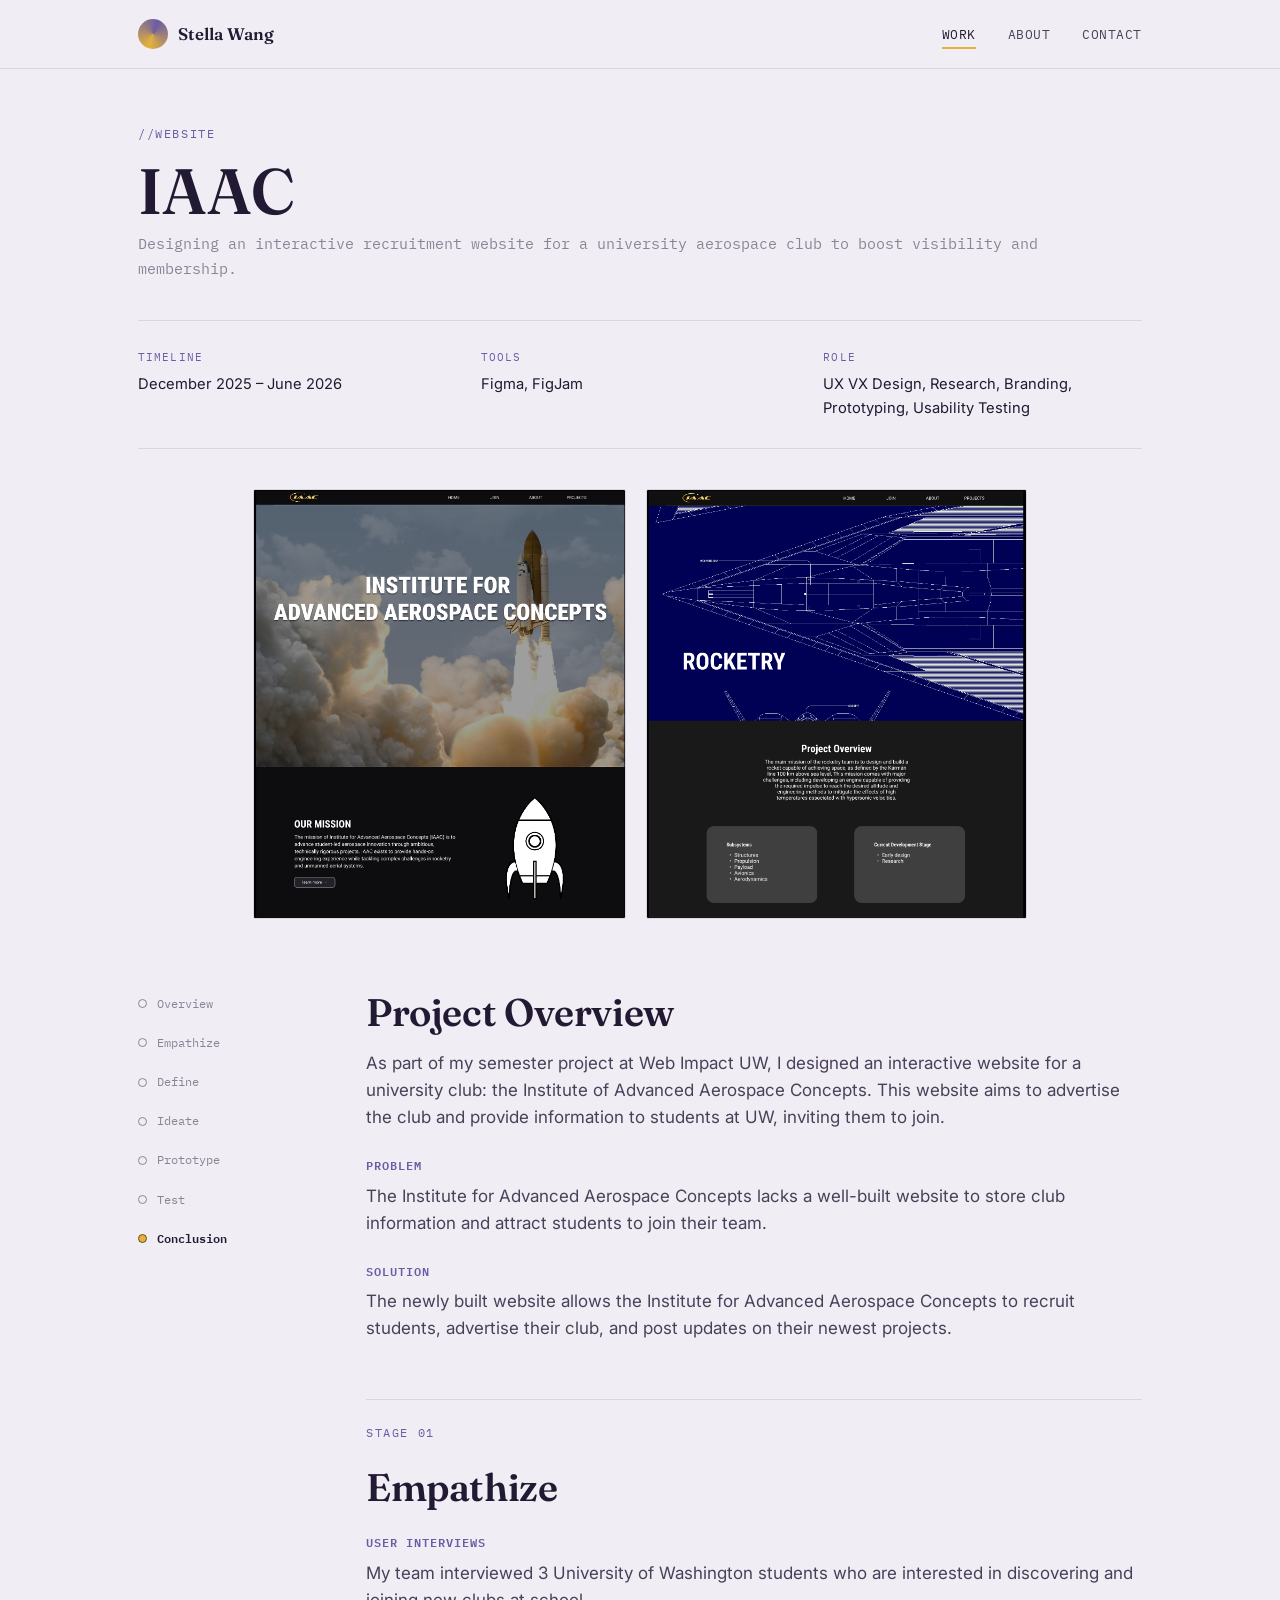
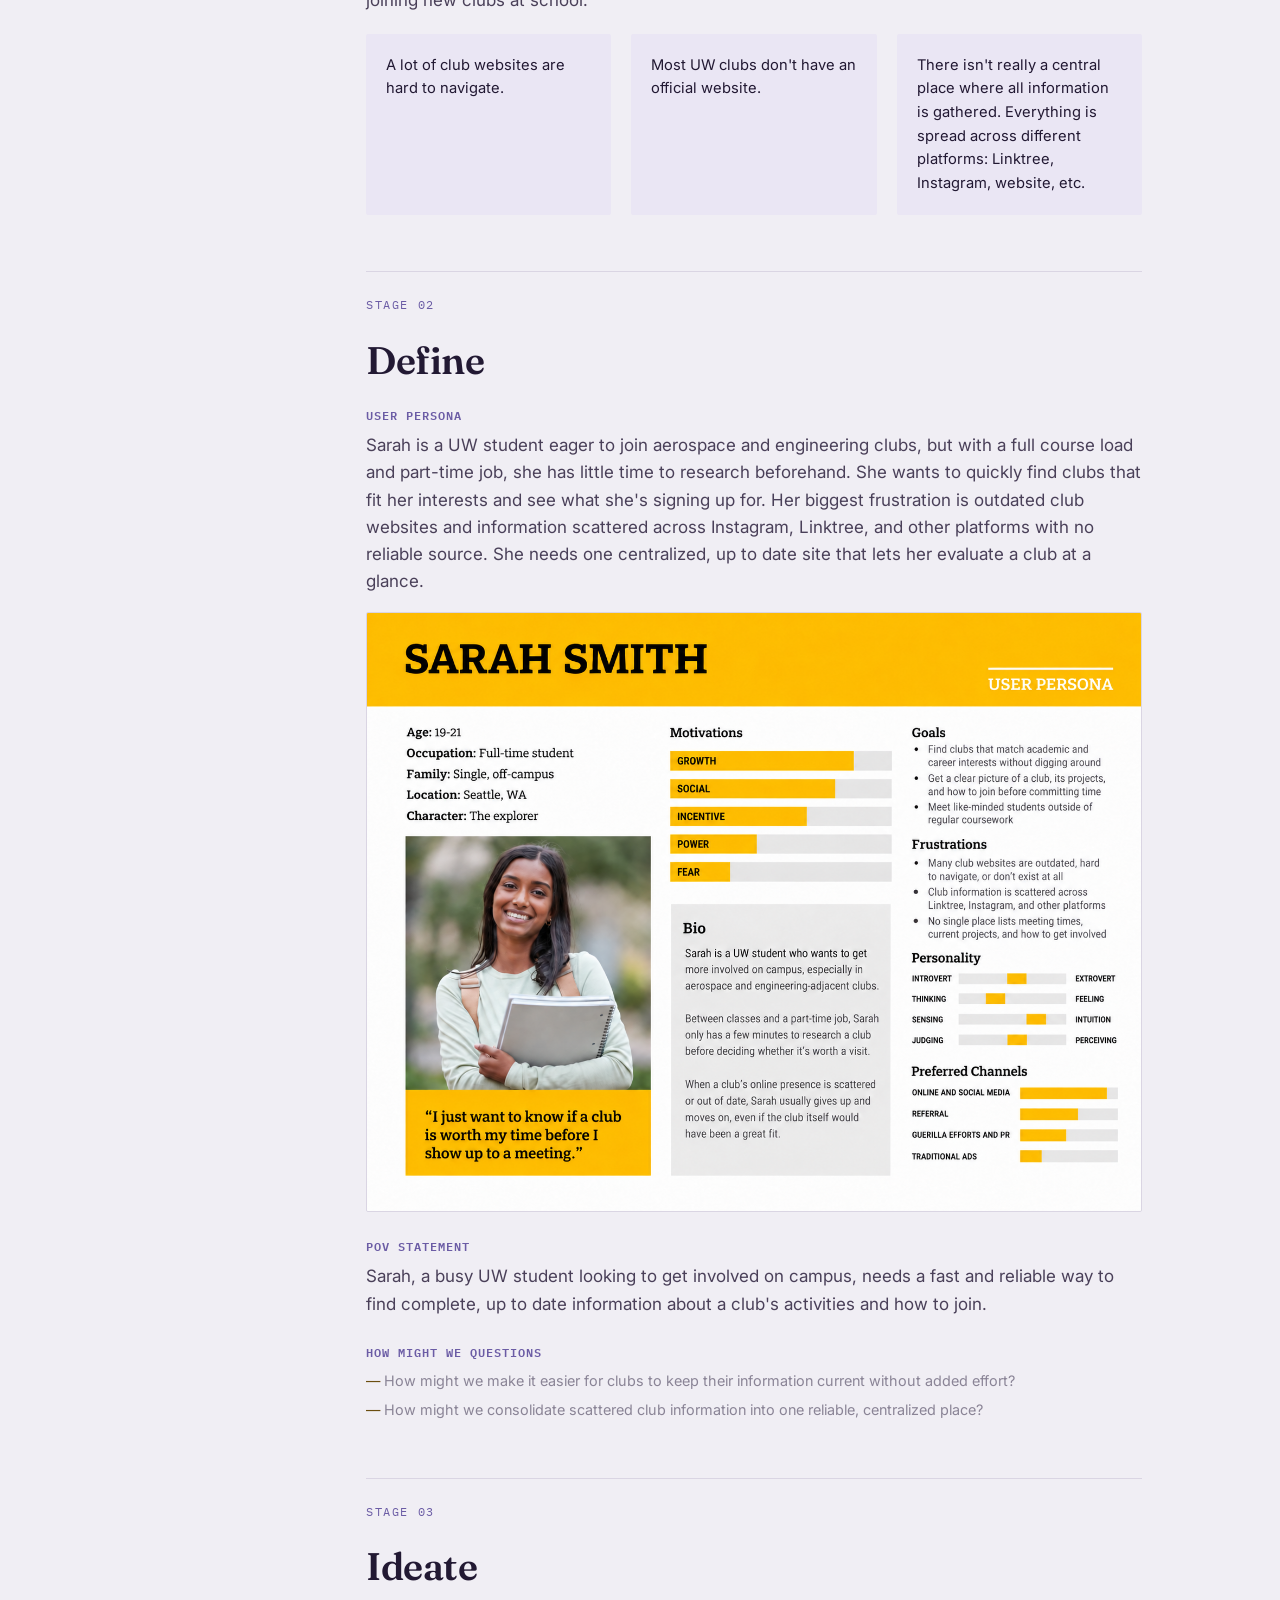
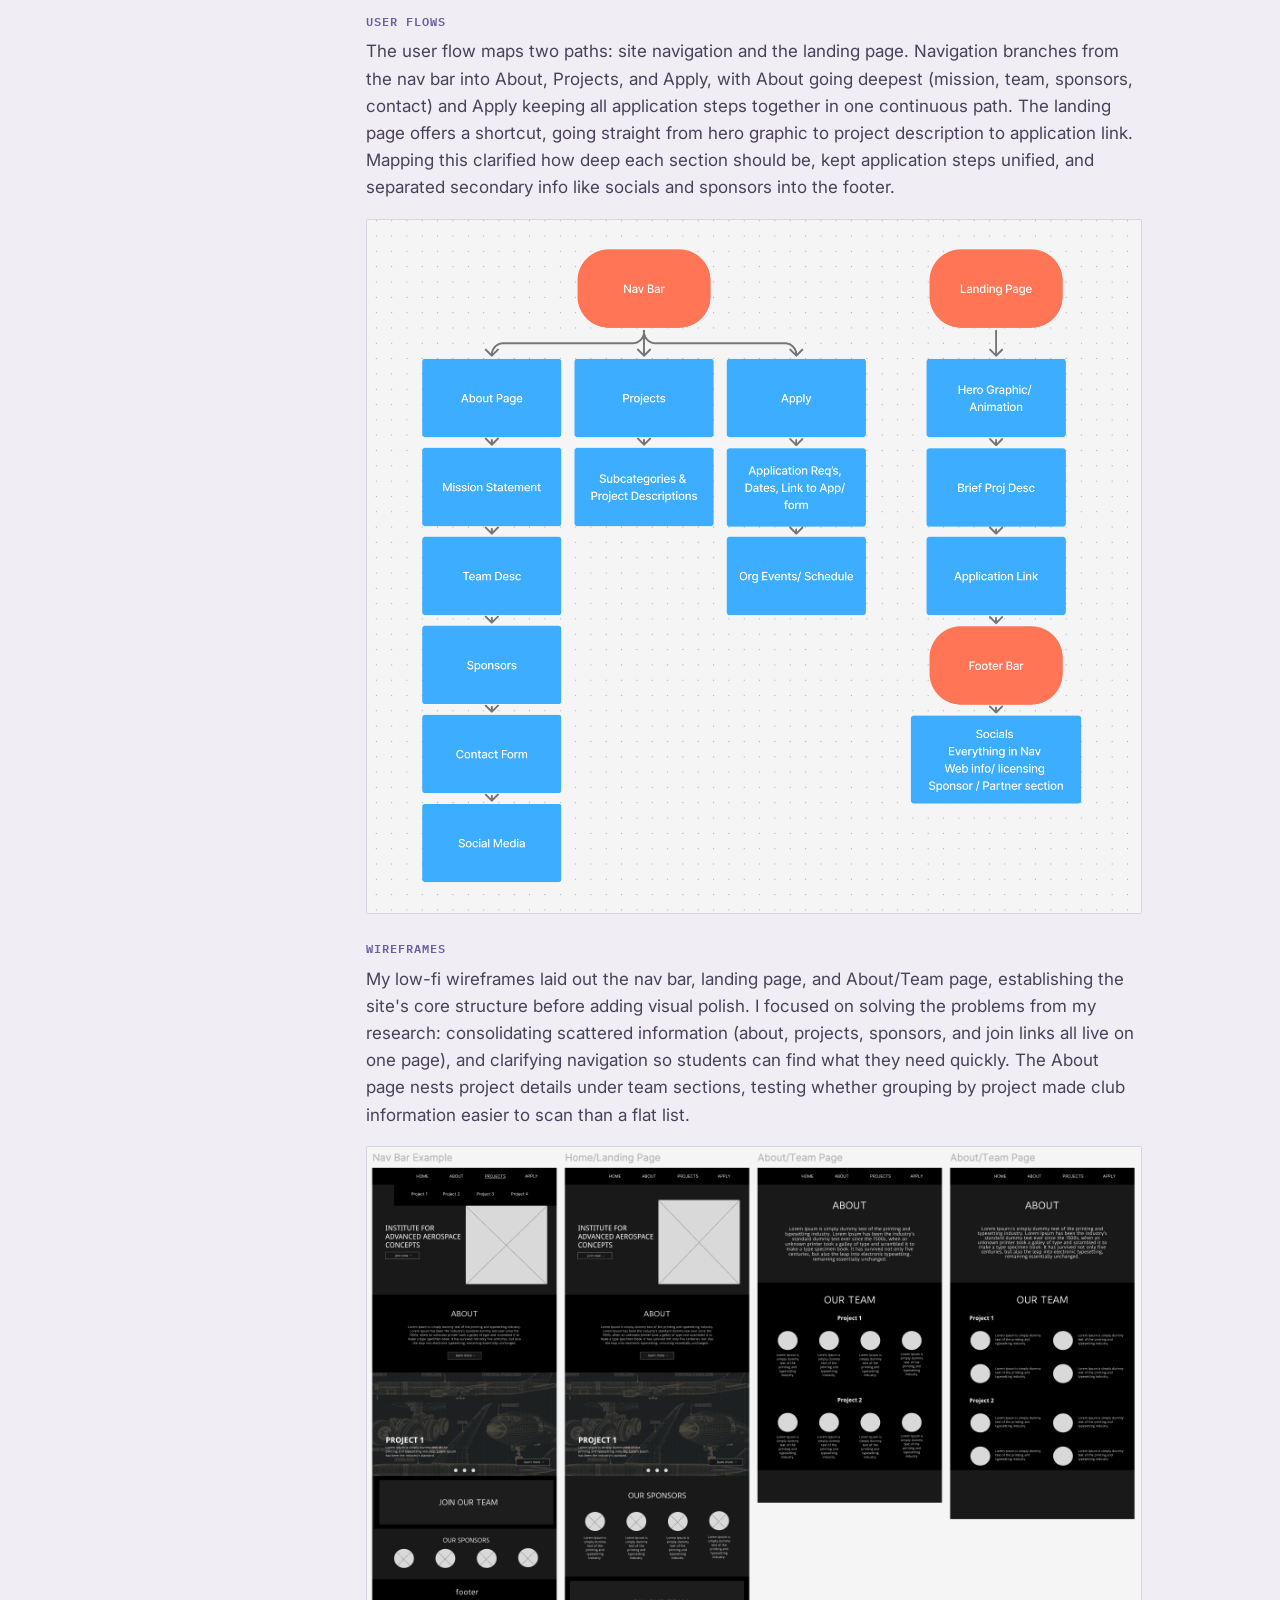
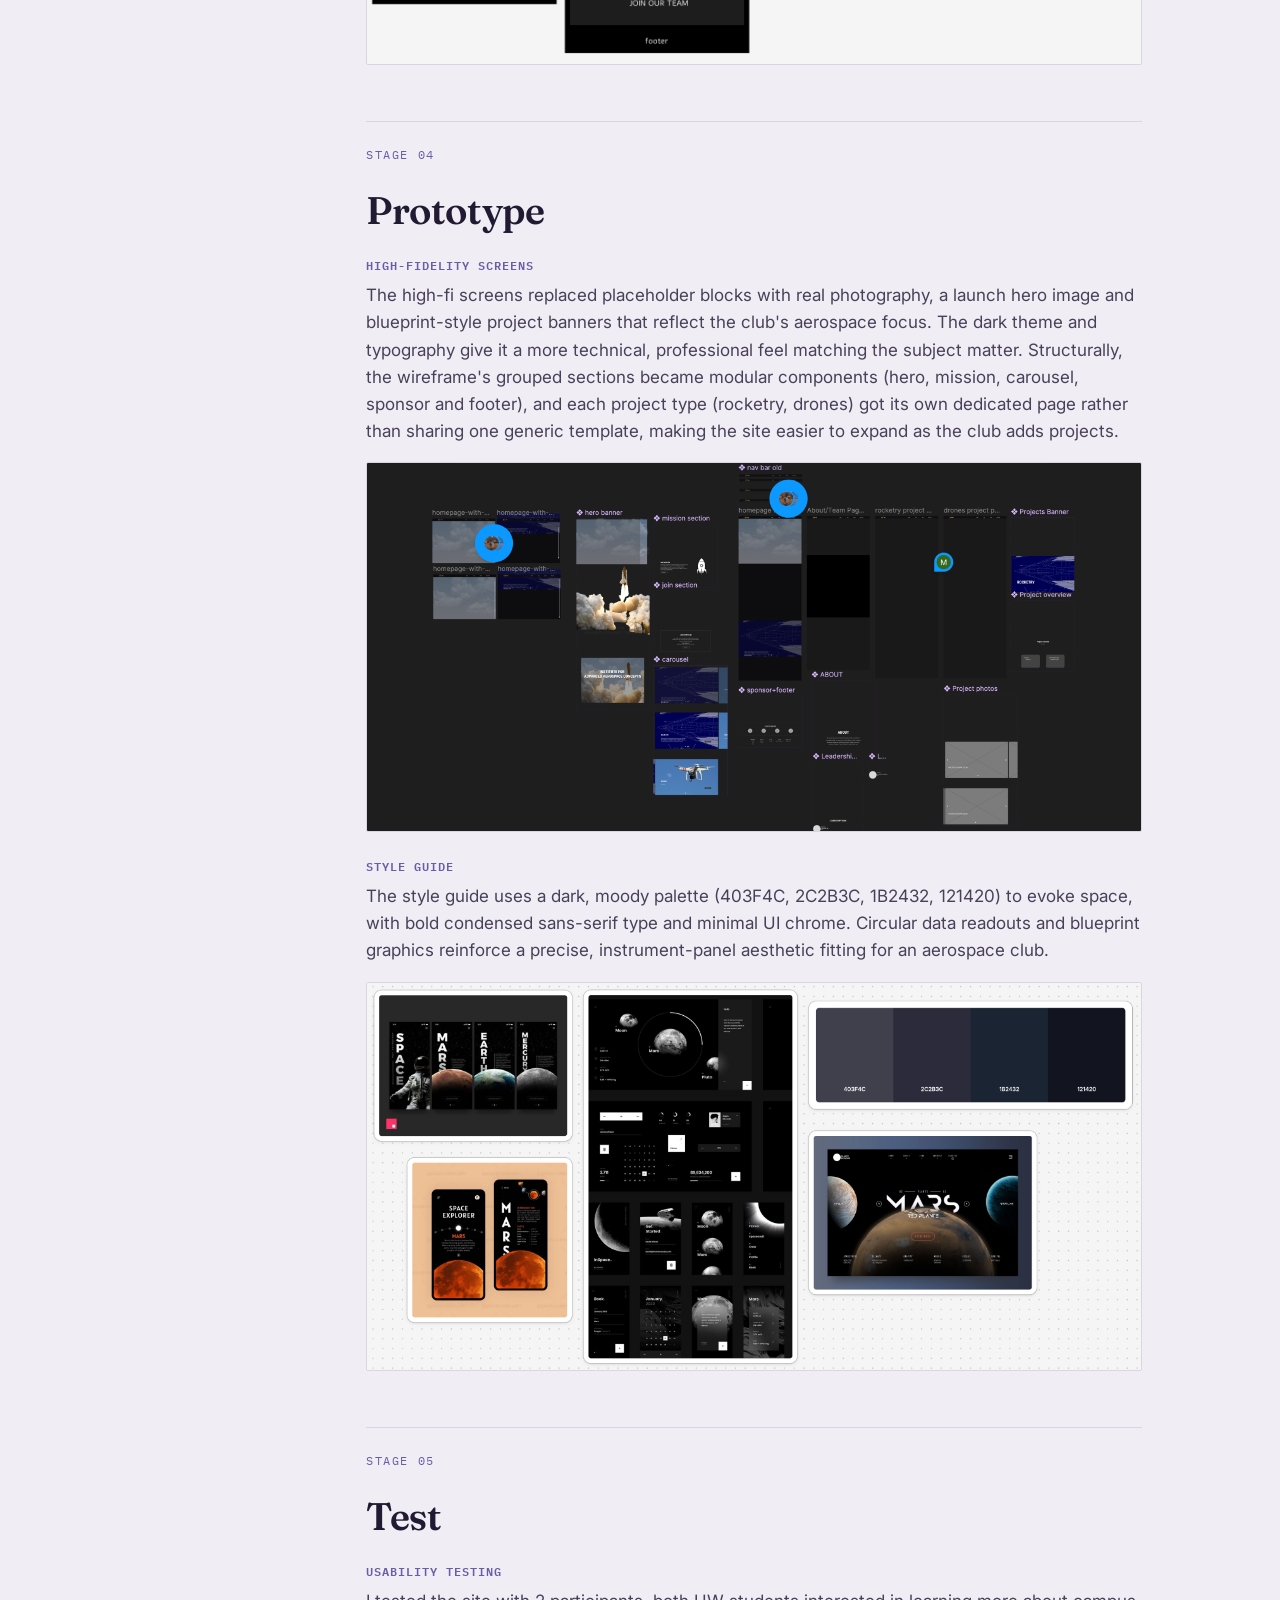
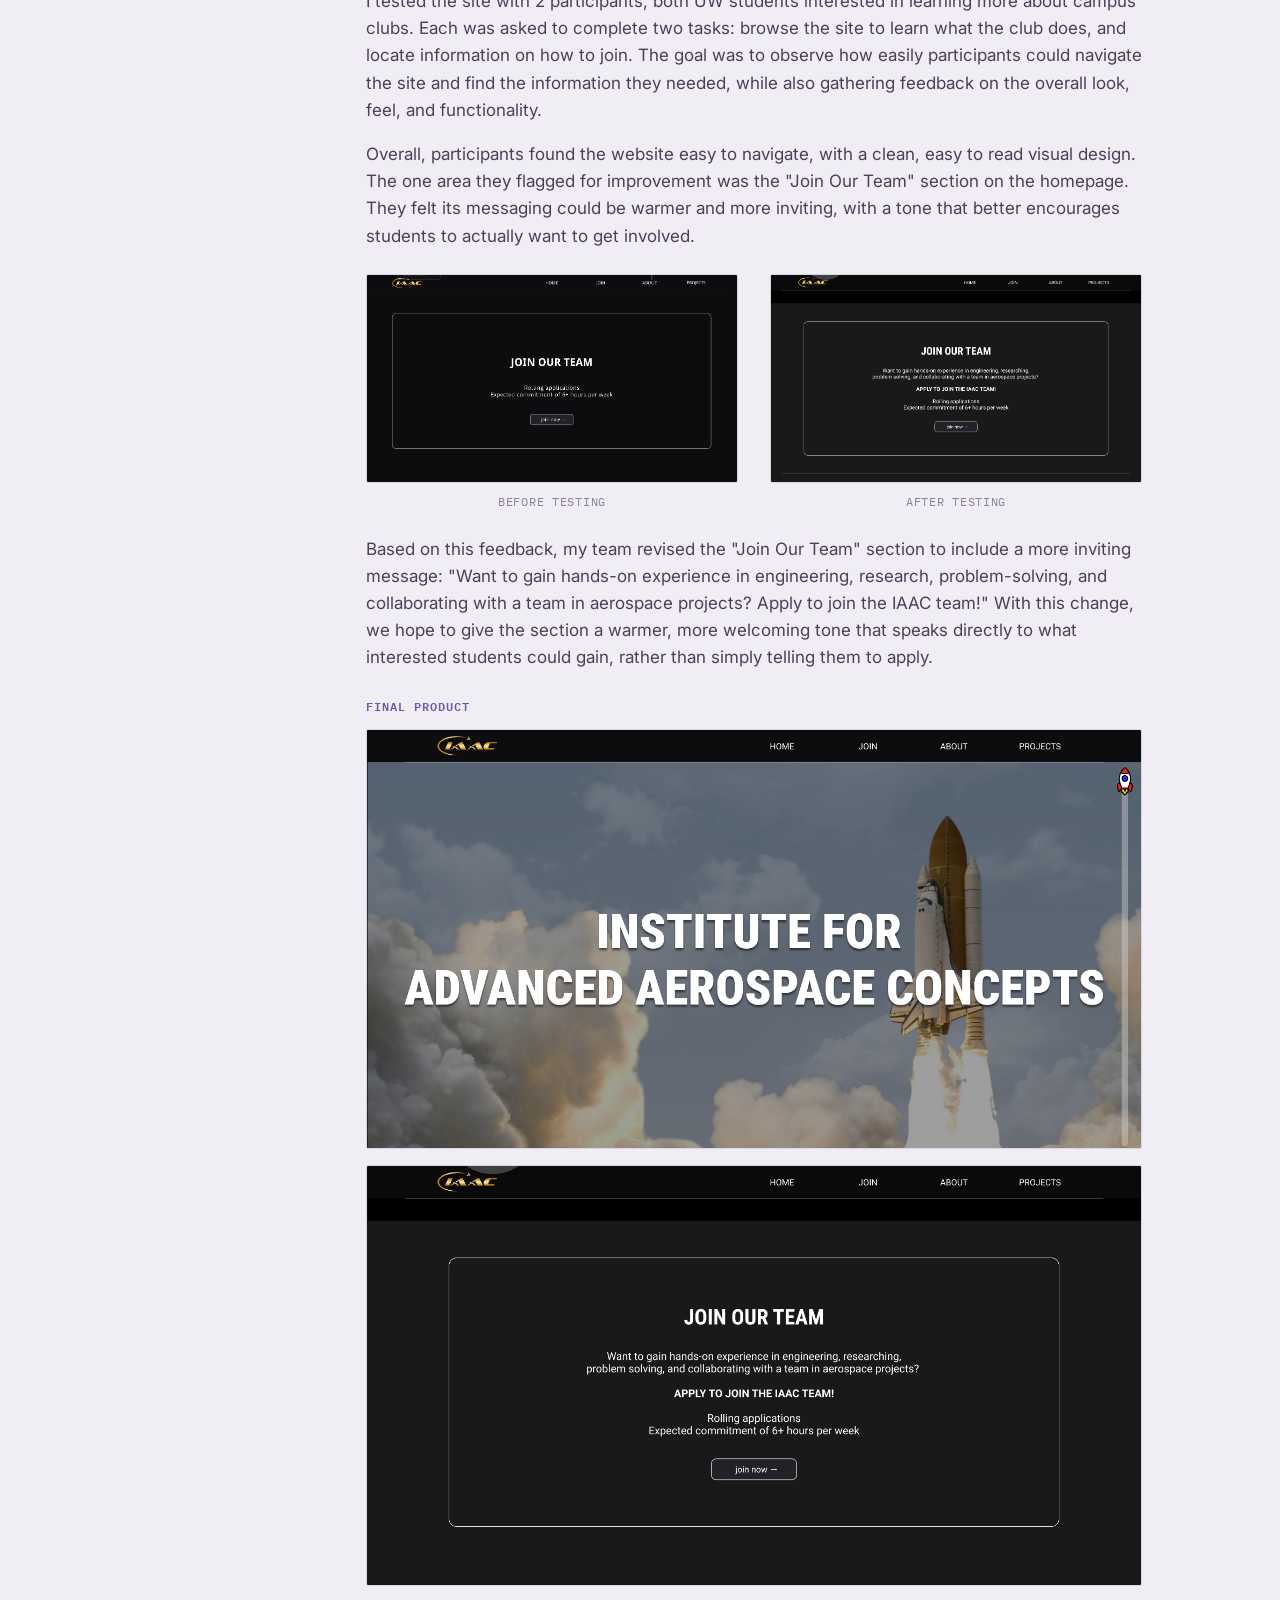
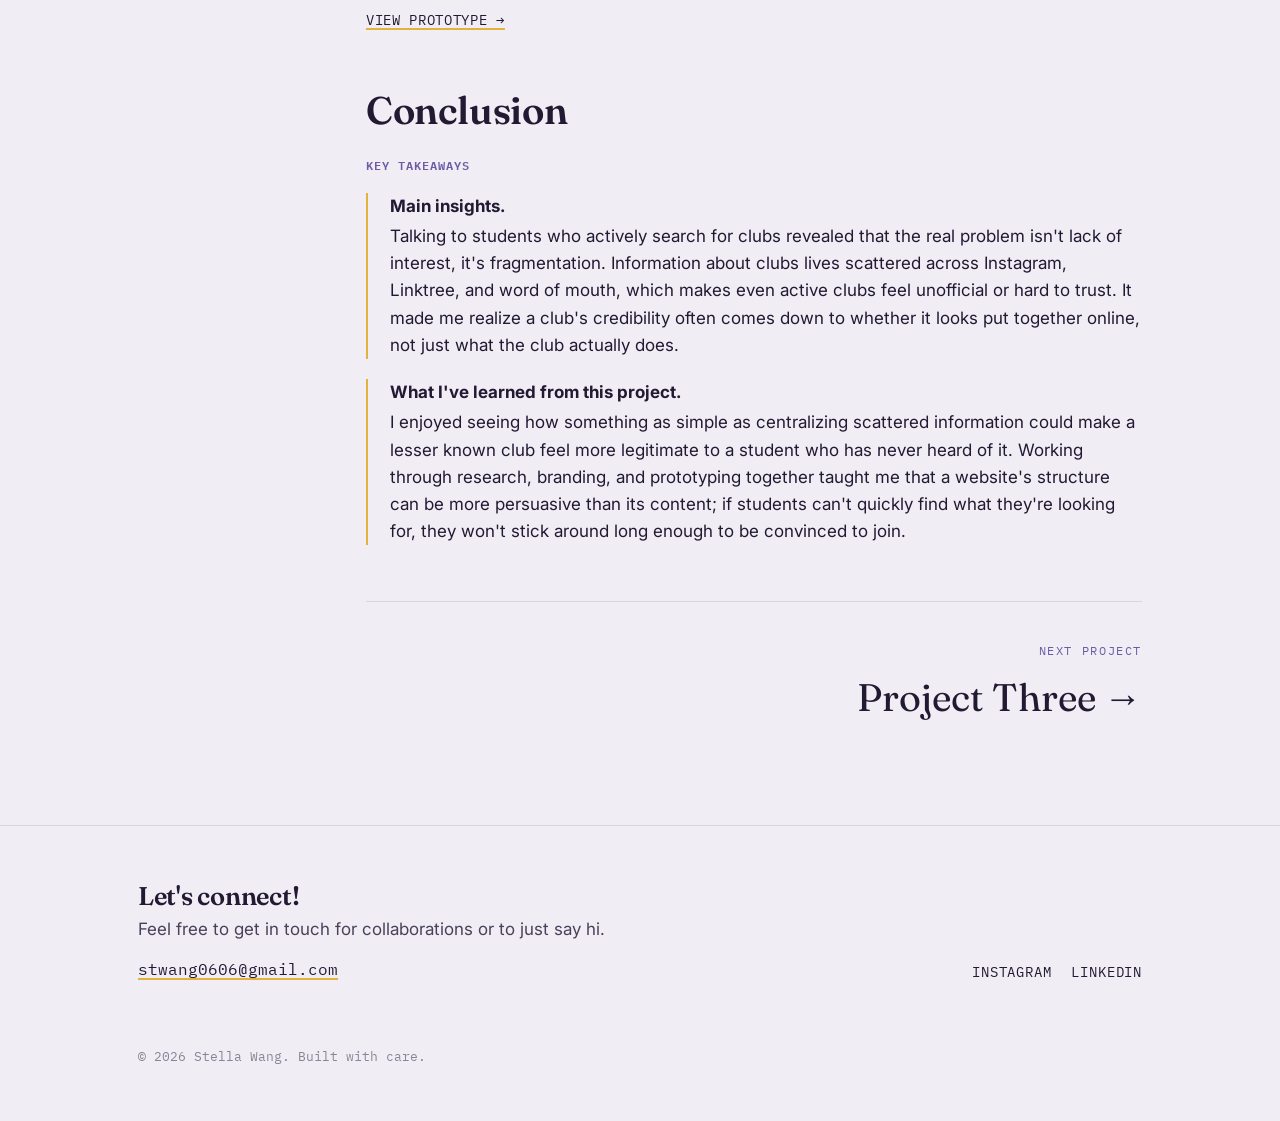
<file: case-studies/project-two.html>
<!DOCTYPE html>
<html lang="en">
<head>
<meta charset="UTF-8">
<meta name="viewport" content="width=device-width, initial-scale=1.0">
<title>IAAC — Stella Wang</title>
<link rel="preconnect" href="https://fonts.googleapis.com">
<link rel="preconnect" href="https://fonts.gstatic.com" crossorigin>
<link href="https://fonts.googleapis.com/css2?family=Fraunces:ital,opsz,wght@0,9..144,400;0,9..144,600;1,9..144,500&family=Inter:wght@400;500;600&family=IBM+Plex+Mono:wght@400;500&display=swap" rel="stylesheet">
<link rel="stylesheet" href="../styles.css">
</head>
<body>

<header class="site-header">
  <div class="wrap">
    <a class="brand" href="../index.html">
      <span class="brand-mark" aria-hidden="true"></span>
      Stella Wang
    </a>
    <button class="nav-toggle" aria-label="Toggle menu" aria-expanded="false">
      <span></span>
    </button>
    <ul class="nav-links">
      <li><a href="../index.html" aria-current="page">Work</a></li>
      <li><a href="../about.html">About</a></li>
      <li><a href="mailto:you@example.com">Contact</a></li>
    </ul>
  </div>
</header>

<main class="wrap">

  <section class="case-hero">
    <p class="eyebrow case-eyebrow">//Website</p>
    <h1 class="case-title">IAAC</h1>
    <p class="case-subtitle">Designing an interactive recruitment website for a university aerospace club to boost visibility and membership.</p>

    <dl class="meta-grid">
      <div>
        <dt>Timeline</dt>
        <dd>December 2025 – June 2026</dd>
      </div>
      <div>
        <dt>Tools</dt>
        <dd>Figma, FigJam</dd>
      </div>
      <div>
        <dt>Role</dt>
        <dd>UX VX Design, Research, Branding, Prototyping, Usability Testing</dd>
      </div>
    </dl>

    <div class="case-hero-media" aria-hidden="true">
      <img class="placeholder-shot native-shot" src="../images/project-two-hero-1.png" alt="IAAC website home page hero with rocket launch background">
      <img class="placeholder-shot native-shot" src="../images/project-two-hero-2.png" alt="IAAC website rocketry project page with blueprint background">
    </div>
  </section>

  <div class="case-body">

    <nav class="process-rail" aria-label="Design process sections">
      <a href="#overview">Overview</a>
      <a href="#empathize">Empathize</a>
      <a href="#define">Define</a>
      <a href="#ideate">Ideate</a>
      <a href="#prototype">Prototype</a>
      <a href="#test">Test</a>
      <a href="#conclusion">Conclusion</a>
    </nav>

    <div>

      <section id="overview" class="case-section">
        <h2>Project Overview</h2>
        <p>
          As part of my semester project at Web Impact UW, I designed an
          interactive website for a university club: the Institute of Advanced
          Aerospace Concepts. This website aims to advertise the club and
          provide information to students at UW, inviting them to join.
        </p>

        <h3>Problem</h3>
        <p>
          The Institute for Advanced Aerospace Concepts lacks a well-built
          website to store club information and attract students to join
          their team.
        </p>

        <h3>Solution</h3>
        <p>
          The newly built website allows the Institute for Advanced Aerospace
          Concepts to recruit students, advertise their club, and post updates
          on their newest projects.
        </p>
      </section>

      <div class="stage-heading">
        <span class="eyebrow">Stage 01</span>
      </div>
      <section id="empathize" class="case-section">
        <h2>Empathize</h2>

        <h3>User Interviews</h3>
        <p>
          My team interviewed 3 University of Washington students who are
          interested in discovering and joining new clubs at school.
        </p>
        <div class="takeaway-grid">
          <div class="takeaway-card">A lot of club websites are hard to navigate.</div>
          <div class="takeaway-card">Most UW clubs don't have an official website.</div>
          <div class="takeaway-card">There isn't really a central place where all information is gathered. Everything is spread across different platforms: Linktree, Instagram, website, etc.</div>
        </div>
      </section>

      <div class="stage-heading">
        <span class="eyebrow">Stage 02</span>
      </div>
      <section id="define" class="case-section">
        <h2>Define</h2>

        <h3>User Persona</h3>
        <p>
          Sarah is a UW student eager to join aerospace and engineering clubs,
          but with a full course load and part-time job, she has little time
          to research beforehand. She wants to quickly find clubs that fit her
          interests and see what she's signing up for. Her biggest frustration
          is outdated club websites and information scattered across
          Instagram, Linktree, and other platforms with no reliable source.
          She needs one centralized, up to date site that lets her evaluate a
          club at a glance.
        </p>
        <img class="case-img" src="../images/sarah-persona.png" alt="User persona for Sarah Smith, a UW student interested in joining clubs">

        <h3>POV Statement</h3>
        <p>
          Sarah, a busy UW student looking to get involved on campus, needs a
          fast and reliable way to find complete, up to date information about
          a club's activities and how to join.
        </p>

        <h3>How Might We Questions</h3>
        <ul class="source-list">
          <li>How might we make it easier for clubs to keep their information current without added effort?</li>
          <li>How might we consolidate scattered club information into one reliable, centralized place?</li>
        </ul>
      </section>

      <div class="stage-heading">
        <span class="eyebrow">Stage 03</span>
      </div>
      <section id="ideate" class="case-section">
        <h2>Ideate</h2>

        <h3>User Flows</h3>
        <p>
          The user flow maps two paths: site navigation and the landing page.
          Navigation branches from the nav bar into About, Projects, and
          Apply, with About going deepest (mission, team, sponsors, contact)
          and Apply keeping all application steps together in one continuous
          path. The landing page offers a shortcut, going straight from hero
          graphic to project description to application link. Mapping this
          clarified how deep each section should be, kept application steps
          unified, and separated secondary info like socials and sponsors
          into the footer.
        </p>
        <img class="case-img" src="../images/project-two-user-flow.png" alt="User flow diagram showing the nav bar branching into About, Projects, and Apply pages, and the landing page flow into the footer">

        <h3>Wireframes</h3>
        <p>
          My low-fi wireframes laid out the nav bar, landing page, and
          About/Team page, establishing the site's core structure before
          adding visual polish. I focused on solving the problems from my
          research: consolidating scattered information (about, projects,
          sponsors, and join links all live on one page), and clarifying
          navigation so students can find what they need quickly. The About
          page nests project details under team sections, testing whether
          grouping by project made club information easier to scan than a
          flat list.
        </p>
        <img class="case-img" src="../images/project-two-low-fi.png" alt="Low-fidelity wireframes for project two">
      </section>

      <div class="stage-heading">
        <span class="eyebrow">Stage 04</span>
      </div>
      <section id="prototype" class="case-section">
        <h2>Prototype</h2>

        <h3>High-Fidelity Screens</h3>
        <p>
          The high-fi screens replaced placeholder blocks with real
          photography, a launch hero image and blueprint-style project
          banners that reflect the club's aerospace focus. The dark theme
          and typography give it a more technical, professional feel
          matching the subject matter. Structurally, the wireframe's
          grouped sections became modular components (hero, mission,
          carousel, sponsor and footer), and each project type (rocketry,
          drones) got its own dedicated page rather than sharing one generic
          template, making the site easier to expand as the club adds
          projects.
        </p>
        <img class="case-img" src="../images/project-two-high-fi.png" alt="High-fidelity screens for project two">

        <h3>Style Guide</h3>
        <p>
          The style guide uses a dark, moody palette (403F4C, 2C2B3C,
          1B2432, 121420) to evoke space, with bold condensed sans-serif
          type and minimal UI chrome. Circular data readouts and blueprint
          graphics reinforce a precise, instrument-panel aesthetic fitting
          for an aerospace club.
        </p>
        <img class="case-img" src="../images/project-two-style-guide.png" alt="Style guide for project two">
      </section>

      <div class="stage-heading">
        <span class="eyebrow">Stage 05</span>
      </div>
      <section id="test" class="case-section">
        <h2>Test</h2>

        <h3>Usability Testing</h3>
        <p>
          I tested the site with 2 participants, both UW students interested
          in learning more about campus clubs. Each was asked to complete
          two tasks: browse the site to learn what the club does, and
          locate information on how to join. The goal was to observe how
          easily participants could navigate the site and find the
          information they needed, while also gathering feedback on the
          overall look, feel, and functionality.
        </p>
        <p>
          Overall, participants found the website easy to navigate, with a
          clean, easy to read visual design. The one area they flagged for
          improvement was the "Join Our Team" section on the homepage. They
          felt its messaging could be warmer and more inviting, with a tone
          that better encourages students to actually want to get involved.
        </p>

        <div class="before-after">
          <figure>
            <img class="placeholder-shot" src="../images/project-two-test-before.png" alt="Before usability testing">
            <figcaption>Before testing</figcaption>
          </figure>
          <figure>
            <img class="placeholder-shot" src="../images/project-two-test-after.png" alt="After usability testing">
            <figcaption>After testing</figcaption>
          </figure>
        </div>
        <p>
          Based on this feedback, my team revised the "Join Our Team"
          section to include a more inviting message: "Want to gain
          hands-on experience in engineering, research, problem-solving,
          and collaborating with a team in aerospace projects? Apply to
          join the IAAC team!" With this change, we hope to give the
          section a warmer, more welcoming tone that speaks directly to
          what interested students could gain, rather than simply telling
          them to apply.
        </p>

        <h3>Final Product</h3>
        <img class="case-img" src="../images/project-two-final-1.png" alt="Final IAAC website home page">
        <img class="case-img" src="../images/project-two-final-2.png" alt="Final IAAC website join page">
        <a class="prototype-link" href="#">View prototype →</a>
      </section>

      <section id="conclusion" class="case-section">
        <h2>Conclusion</h2>
        <h3>Key Takeaways</h3>
        <ul class="conclusion-list">
          <li>
            <strong>Main insights.</strong>
            Talking to students who actively search for clubs revealed that the
            real problem isn't lack of interest, it's fragmentation. Information
            about clubs lives scattered across Instagram, Linktree, and word of
            mouth, which makes even active clubs feel unofficial or hard to
            trust. It made me realize a club's credibility often comes down to
            whether it looks put together online, not just what the club
            actually does.
          </li>
          <li>
            <strong>What I've learned from this project.</strong>
            I enjoyed seeing how something as simple as centralizing scattered
            information could make a lesser known club feel more legitimate to
            a student who has never heard of it. Working through research,
            branding, and prototyping together taught me that a website's
            structure can be more persuasive than its content; if students
            can't quickly find what they're looking for, they won't stick
            around long enough to be convinced to join.
          </li>
        </ul>
      </section>

      <div class="next-project">
        <span class="eyebrow">Next project</span>
        <a href="project-three.html">Project Three →</a>
      </div>

    </div>
  </div>
</main>

<footer class="site-footer">
  <div class="wrap">
    <div class="footer-cta">
      <h3>Let's connect!</h3>
      <p style="margin-bottom:0.8rem;">Feel free to get in touch for collaborations or to just say hi.</p>
      <a class="footer-email" href="mailto:you@example.com">stwang0606@gmail.com</a>
    </div>
    <ul class="footer-social">
      <li><a href="#">Instagram</a></li>
      <li><a href="https://www.linkedin.com/in/stella-wang-79a312334/">LinkedIn</a></li>
    </ul>
    <p class="footer-note">© 2026 Stella Wang. Built with care.</p>
  </div>
</footer>

<script src="../main.js"></script>
</body>
</html>
</file>
<file: styles.css>
/* ============================================================
   DESIGN TOKENS
   ============================================================ */
:root {
  /* Color */
  --paper: #F0EEF4;
  --paper-raised: #F8F7FB;
  --ink: #221933;
  --ink-soft: #4A4059;
  --muted: #8A8496;
  --line: #DAD5E3;
  --accent: #E3B23C;   /* citrine gold — links, highlights */
  --accent-ink: #6B4E10;
  --violet: #6B5CA5;   /* stage labels, dividers */
  --violet-soft: #EAE6F4;

  /* Type */
  --font-display: "Fraunces", "Iowan Old Style", serif;
  --font-body: "Inter", -apple-system, BlinkMacSystemFont, sans-serif;
  --font-mono: "IBM Plex Mono", "SF Mono", monospace;

  /* Layout */
  --maxw: 1100px;
  --gutter: clamp(1.25rem, 4vw, 3rem);
  --radius: 2px;
}

* { box-sizing: border-box; }
html { scroll-behavior: smooth; }
@media (prefers-reduced-motion: reduce) {
  html { scroll-behavior: auto; }
  * { animation-duration: 0.01ms !important; animation-iteration-count: 1 !important; transition-duration: 0.01ms !important; }
}

body {
  margin: 0;
  overflow-x: hidden;
  background: var(--paper);
  color: var(--ink);
  font-family: var(--font-body);
  font-size: 17px;
  line-height: 1.6;
  -webkit-font-smoothing: antialiased;
}

img { max-width: 100%; display: block; }

a {
  color: var(--ink);
  text-decoration-color: var(--accent);
  text-decoration-thickness: 2px;
  text-underline-offset: 3px;
}
a:hover { color: var(--accent-ink); }

:focus-visible {
  outline: 2px solid var(--violet);
  outline-offset: 3px;
}

h1, h2, h3, h4 {
  font-family: var(--font-display);
  font-weight: 600;
  line-height: 1.1;
  margin: 0;
  letter-spacing: -0.01em;
}

p { margin: 0 0 1em; color: var(--ink-soft); }

.wrap {
  max-width: var(--maxw);
  margin: 0 auto;
  padding: 0 var(--gutter);
}

.eyebrow {
  font-family: var(--font-mono);
  font-size: 0.72rem;
  letter-spacing: 0.14em;
  text-transform: uppercase;
  color: var(--violet);
}

/* ============================================================
   HEADER / NAV
   ============================================================ */
.site-header {
  position: sticky;
  top: 0;
  z-index: 40;
  background: rgba(240, 238, 244, 0.88);
  backdrop-filter: blur(8px);
  border-bottom: 1px solid var(--line);
}

.site-header .wrap {
  display: flex;
  align-items: center;
  justify-content: space-between;
  height: 68px;
}

.brand {
  display: flex;
  align-items: center;
  gap: 0.6rem;
  font-family: var(--font-display);
  font-weight: 600;
  font-size: 1.05rem;
  color: var(--ink);
  text-decoration: none;
}

.brand-mark {
  width: 30px;
  height: 30px;
  border-radius: 50%;
  background: conic-gradient(from 200deg, var(--accent), var(--violet), var(--accent));
  flex-shrink: 0;
}

.nav-links {
  display: flex;
  gap: 2rem;
  list-style: none;
  margin: 0;
  padding: 0;
  font-family: var(--font-mono);
  font-size: 0.82rem;
  letter-spacing: 0.04em;
  text-transform: uppercase;
}

.nav-links a {
  text-decoration: none;
  color: var(--ink-soft);
  padding: 0.3rem 0;
  border-bottom: 2px solid transparent;
}
.nav-links a:hover,
.nav-links a[aria-current="page"] {
  color: var(--ink);
  border-bottom-color: var(--accent);
}

.nav-toggle { display: none; }

@media (max-width: 640px) {
  .nav-links {
    position: fixed;
    inset: 68px 0 0 0;
    background: var(--paper);
    flex-direction: column;
    gap: 0;
    padding: 1rem var(--gutter);
    transform: translateY(-8px);
    opacity: 0;
    visibility: hidden;
    transition: opacity 0.18s ease, transform 0.18s ease, visibility 0.18s;
    border-bottom: 1px solid var(--line);
  }
  .nav-links.is-open {
    opacity: 1;
    visibility: visible;
    transform: translateY(0);
  }
  .nav-links li { border-top: 1px solid var(--line); }
  .nav-links a { display: block; padding: 1rem 0; }
  .nav-toggle {
    display: block;
    background: none;
    border: 1px solid var(--line);
    border-radius: var(--radius);
    width: 40px;
    height: 36px;
    position: relative;
    cursor: pointer;
  }
  .nav-toggle span,
  .nav-toggle span::before,
  .nav-toggle span::after {
    content: "";
    position: absolute;
    left: 9px;
    right: 9px;
    height: 2px;
    background: var(--ink);
  }
  .nav-toggle span { top: 17px; }
  .nav-toggle span::before { top: -6px; }
  .nav-toggle span::after { top: 6px; }
}

/* ============================================================
   FOOTER
   ============================================================ */
.site-footer {
  border-top: 1px solid var(--line);
  margin-top: 6rem;
  padding: 3.5rem 0 2.5rem;
}

.site-footer .wrap {
  display: flex;
  flex-wrap: wrap;
  justify-content: space-between;
  align-items: flex-end;
  gap: 2rem;
}

.footer-cta h3 {
  font-size: 1.6rem;
  margin-bottom: 0.4rem;
}

.footer-email {
  font-family: var(--font-mono);
  font-size: 1rem;
}

.footer-social {
  display: flex;
  gap: 1.25rem;
  list-style: none;
  padding: 0;
  margin: 0;
  font-family: var(--font-mono);
  font-size: 0.85rem;
  text-transform: uppercase;
  letter-spacing: 0.06em;
}
.footer-social a { text-decoration: none; }

.footer-note {
  width: 100%;
  color: var(--muted);
  font-size: 0.8rem;
  margin-top: 2rem;
  font-family: var(--font-mono);
}

/* ============================================================
   HOME — HERO
   ============================================================ */
.hero {
  display: grid;
  grid-template-columns: 1fr 260px;
  gap: 3rem;
  align-items: center;
  padding: 4.5rem 0 3rem;
}

.hero-greeting {
  font-family: var(--font-display);
  font-size: clamp(2.2rem, 6vw, 3.4rem);
  margin-bottom: 0.2rem;
}

.hero-verb-line {
  font-family: var(--font-display);
  font-size: clamp(2.2rem, 6vw, 3.4rem);
  display: flex;
  flex-wrap: wrap;
  align-items: baseline;
  gap: 0.5rem;
  margin-bottom: 1.6rem;
}

.hero-verb {
  color: var(--accent-ink);
  position: relative;
  font-style: italic;
}
.hero-verb::after {
  content: "";
  position: absolute;
  left: 0; right: 0; bottom: 0.05em;
  height: 0.5em;
  background: var(--accent);
  opacity: 0.3;
  z-index: -1;
}

.hero-bio {
  max-width: 42ch;
  font-size: 1.05rem;
}

.hero-media {
  display: flex;
  justify-content: center;
}

@media (max-width: 700px) {
  .hero { grid-template-columns: 1fr; }
  .hero-media { max-width: 220px; margin: 0 auto; }
}

.placeholder-shot {
  flex-shrink: 0;
  border: 1px solid var(--line);
  background: var(--paper-raised);
  border-radius: var(--radius);
  display: flex;
  align-items: center;
  justify-content: center;
  color: var(--muted);
  font-family: var(--font-mono);
  font-size: 0.72rem;
  text-align: center;
  padding: 0.5rem;
}

.hero-media .placeholder-shot { width: 100%; aspect-ratio: 4/5; }

/* ============================================================
   PROJECT PREVIEW LIST (home)
   ============================================================ */
.project-list {
  border-top: 1px solid var(--line);
  margin-top: 2rem;
}

.project-row {
  display: grid;
  grid-template-columns: 140px 1fr auto;
  gap: 2rem;
  align-items: center;
  padding: 2.5rem 0;
  border-bottom: 1px solid var(--line);
  text-decoration: none;
  color: var(--ink);
  transition: background 0.15s ease;
}
.project-row:hover { background: var(--paper-raised); }

.project-row .placeholder-shot { width: 100%; height: 150px; }

.project-cover { overflow: hidden; padding: 0; }
.project-cover img {
  width: 100%;
  height: 100%;
  object-fit: cover;
  object-position: center;
}
.project-cover.zoom img { transform: scale(1.15); }
.project-cover.contain img { object-fit: contain; padding: 0.5rem; transform: scale(1.35); }

.project-index {
  font-family: var(--font-mono);
  font-size: 0.75rem;
  color: var(--muted);
}

.project-title {
  font-size: clamp(1.4rem, 3vw, 2rem);
  margin-bottom: 0.3rem;
}

.project-tagline {
  font-family: var(--font-mono);
  font-size: 0.85rem;
  color: var(--muted);
  margin: 0;
}

.project-cta {
  font-family: var(--font-mono);
  font-size: 0.78rem;
  text-transform: uppercase;
  letter-spacing: 0.06em;
  white-space: nowrap;
  color: var(--violet);
}

@media (max-width: 700px) {
  .project-row {
    grid-template-columns: 1fr;
    gap: 1rem;
  }
  .project-row .placeholder-shot { height: 180px; }
}

/* ============================================================
   ABOUT PAGE
   ============================================================ */
.about-hero {
  display: grid;
  grid-template-columns: 260px 1fr;
  gap: 3rem;
  padding: 4rem 0 3rem;
  align-items: start;
}
.about-hero .placeholder-shot { width: 100%; aspect-ratio: 4/5; }
.profile-photo { padding: 0; object-fit: cover; }

@media (max-width: 700px) {
  .about-hero { grid-template-columns: 1fr; }
  .about-hero .placeholder-shot { max-width: 220px; }
}

.skills-grid {
  display: grid;
  grid-template-columns: repeat(auto-fit, minmax(180px, 1fr));
  gap: 1.5rem;
  margin: 2rem 0;
}

.skill-card {
  border: 1px solid var(--line);
  border-radius: var(--radius);
  padding: 1.25rem;
  background: var(--paper-raised);
}
.skill-card h4 { font-size: 1rem; margin-bottom: 0.4rem; }
.skill-card p { font-size: 0.9rem; margin: 0; }

/* ============================================================
   CASE STUDY — HERO + META
   ============================================================ */
.case-hero {
  padding: 3.5rem 0 2rem;
}

.case-eyebrow { margin-bottom: 0.8rem; }

.case-title {
  font-size: clamp(2.4rem, 7vw, 4rem);
  margin-bottom: 0.3rem;
}

.case-subtitle {
  font-family: var(--font-mono);
  color: var(--muted);
  font-size: 0.95rem;
  margin-bottom: 2.5rem;
}

.meta-grid {
  display: grid;
  grid-template-columns: repeat(3, 1fr);
  gap: 1.5rem;
  border-top: 1px solid var(--line);
  border-bottom: 1px solid var(--line);
  padding: 1.75rem 0;
  margin-bottom: 2.5rem;
}

.meta-grid dt {
  font-family: var(--font-mono);
  font-size: 0.7rem;
  text-transform: uppercase;
  letter-spacing: 0.1em;
  color: var(--violet);
  margin-bottom: 0.4rem;
}
.meta-grid dd { margin: 0; font-size: 0.92rem; }

@media (max-width: 700px) {
  .meta-grid { grid-template-columns: 1fr; }
}

.case-hero-media {
  display: flex;
  flex-wrap: wrap;
  gap: 1.25rem;
  justify-content: center;
  margin: 2.5rem 0;
}
.case-hero-media .placeholder-shot { width: 210px; height: 430px; }
.case-hero-media img.placeholder-shot { object-fit: contain; padding: 0; background: transparent; border: none; }
.case-hero-media img.native-shot { width: auto; height: auto; max-width: 100%; max-height: 430px; background: var(--paper-raised); border: 1px solid var(--line); }
.case-hero-media.bleed {
  width: 100vw;
  position: relative;
  left: 50%;
  transform: translateX(-50%);
  max-width: 1600px;
  padding: 0 var(--gutter);
  box-sizing: border-box;
}
.case-hero-media img.wide-shot { flex: 1 1 0; min-width: 240px; width: auto; max-width: calc(50% - 0.625rem); max-height: none; height: auto; }

/* ============================================================
   CASE STUDY — BODY LAYOUT WITH PROCESS RAIL
   ============================================================ */
.case-body {
  display: grid;
  grid-template-columns: 180px 1fr;
  gap: 3rem;
  align-items: start;
}

.process-rail {
  position: sticky;
  top: 90px;
  display: flex;
  flex-direction: column;
  gap: 0.9rem;
  font-family: var(--font-mono);
  font-size: 0.78rem;
}

.process-rail a {
  text-decoration: none;
  color: var(--muted);
  display: flex;
  align-items: center;
  gap: 0.6rem;
  padding: 0.15rem 0;
}
.process-rail a::before {
  content: "";
  width: 7px;
  height: 7px;
  border-radius: 50%;
  border: 1.5px solid var(--muted);
  flex-shrink: 0;
  transition: background 0.15s, border-color 0.15s;
}
.process-rail a.is-active {
  color: var(--ink);
  font-weight: 600;
}
.process-rail a.is-active::before {
  background: var(--accent);
  border-color: var(--accent-ink);
}

@media (max-width: 800px) {
  .case-body { grid-template-columns: 1fr; }
  .process-rail {
    position: static;
    flex-direction: row;
    flex-wrap: wrap;
    gap: 1rem 1.4rem;
    border-top: 1px solid var(--line);
    border-bottom: 1px solid var(--line);
    padding: 1rem 0;
    margin-bottom: 1rem;
  }
}

.case-section {
  margin-bottom: 3.5rem;
  scroll-margin-top: 90px;
}

.case-section h2 {
  font-size: clamp(1.8rem, 4vw, 2.4rem);
  margin-bottom: 1rem;
}

.case-section h3 {
  font-family: var(--font-mono);
  font-size: 0.78rem;
  text-transform: uppercase;
  letter-spacing: 0.08em;
  color: var(--violet);
  margin: 1.75rem 0 0.6rem;
}

.stage-heading {
  display: flex;
  align-items: baseline;
  gap: 0.9rem;
  margin-bottom: 1.5rem;
  padding-top: 1.5rem;
  border-top: 1px solid var(--line);
}
.stage-heading .eyebrow { margin: 0; }

.source-list {
  list-style: none;
  padding: 0;
  margin: 0.5rem 0 1.5rem;
  display: flex;
  flex-direction: column;
  gap: 0.4rem;
}
.source-list li {
  font-size: 0.9rem;
  color: var(--muted);
  padding-left: 1.1rem;
  position: relative;
}
.source-list li::before {
  content: "—";
  position: absolute;
  left: 0;
  color: var(--accent-ink);
}

.takeaway-grid {
  display: grid;
  grid-template-columns: repeat(auto-fit, minmax(220px, 1fr));
  gap: 1.25rem;
  margin: 1.25rem 0;
}
.takeaway-card {
  background: var(--violet-soft);
  border-radius: var(--radius);
  padding: 1.25rem;
  font-size: 0.92rem;
}

.case-img {
  width: 100%;
  border: 1px solid var(--line);
  border-radius: var(--radius);
  margin: 1rem 0;
}

.wireframe-videos {
  display: grid;
  grid-template-columns: 1fr;
  gap: 1.25rem;
  margin: 1.25rem 0;
}
.wireframe-videos video {
  width: 100%;
  display: block;
  border: 1px solid var(--line);
  border-radius: var(--radius);
  background: var(--paper-raised);
}

.compare-grid {
  display: grid;
  grid-template-columns: repeat(auto-fit, minmax(160px, 1fr));
  gap: 1.25rem;
  margin: 1.25rem 0 1.75rem;
}
.compare-card {
  border: 1px solid var(--line);
  border-radius: var(--radius);
  padding: 1.1rem;
  text-align: center;
}
.compare-card .placeholder-shot { width: 100%; height: 70px; margin: 0 auto 0.7rem; }
.compare-card .logo-frame { display: flex; align-items: center; justify-content: center; height: 90px; margin: 0 auto 0.7rem; }
.compare-card img.placeholder-shot { width: auto; height: auto; max-width: 100%; max-height: 100%; object-fit: contain; padding: 0; border: none; margin: 0; }
.compare-card strong { font-size: 0.9rem; }

.compare-notes {
  display: grid;
  grid-template-columns: repeat(auto-fit, minmax(240px, 1fr));
  gap: 1.5rem 2rem;
  margin: 1.5rem 0;
}

.compare-table-wrap {
  overflow-x: auto;
  margin: 1.25rem 0 1.75rem;
  border: 1px solid var(--line);
  border-radius: var(--radius);
}
.compare-table {
  width: 100%;
  border-collapse: collapse;
  font-size: 0.88rem;
}
.compare-table th,
.compare-table td {
  text-align: left;
  padding: 0.9rem 1.1rem;
  border-bottom: 1px solid var(--line);
  vertical-align: top;
}
.compare-table th {
  background: var(--violet-soft);
  font-weight: 600;
  color: var(--ink);
}
.compare-table td:first-child,
.compare-table th:first-child {
  border-right: 1px solid var(--line);
  font-weight: 600;
  white-space: nowrap;
}
.compare-table tbody tr:last-child td { border-bottom: none; }
.compare-table .source-list { margin: 0; gap: 0.5rem; }
.compare-table .source-list li { font-size: 0.88rem; }
.compare-table .source-list li::before { content: "•"; }
.compare-notes h4 {
  font-family: var(--font-mono);
  font-size: 0.8rem;
  text-transform: uppercase;
  letter-spacing: 0.05em;
  margin: 0 0 0.5rem;
}
.compare-notes .source-list { margin-bottom: 0; }

.before-after {
  display: flex;
  gap: 2rem;
  flex-wrap: nowrap;
  margin: 1.5rem 0;
}
.before-after figure { margin: 0; text-align: center; flex: 1 1 0; min-width: 0; }
.before-after .placeholder-shot { width: 100%; max-width: 420px; height: auto; aspect-ratio: 420 / 236; margin-bottom: 0.6rem; padding: 0; object-fit: cover; }
.before-after .placeholder-shot.mobile-shot { max-width: 220px; aspect-ratio: auto; object-fit: contain; margin-left: auto; margin-right: auto; }
.before-after figcaption {
  font-family: var(--font-mono);
  font-size: 0.75rem;
  color: var(--muted);
  text-transform: uppercase;
  letter-spacing: 0.06em;
}

.prototype-link {
  display: inline-flex;
  align-items: center;
  gap: 0.5rem;
  margin-top: 0.5rem;
  font-family: var(--font-mono);
  font-size: 0.85rem;
  text-transform: uppercase;
  letter-spacing: 0.05em;
}

.conclusion-list {
  list-style: none;
  padding: 0;
  margin: 1.25rem 0;
  display: flex;
  flex-direction: column;
  gap: 1.25rem;
}
.conclusion-list li {
  padding-left: 1.4rem;
  border-left: 2px solid var(--accent);
}
.conclusion-list strong { display: block; margin-bottom: 0.2rem; }

.next-project {
  border-top: 1px solid var(--line);
  padding-top: 2.5rem;
  margin-top: 2rem;
  text-align: right;
}
.next-project .eyebrow { display: block; margin-bottom: 0.4rem; }
.next-project a {
  font-family: var(--font-display);
  font-size: clamp(1.6rem, 4vw, 2.4rem);
  text-decoration: none;
}
</file>
